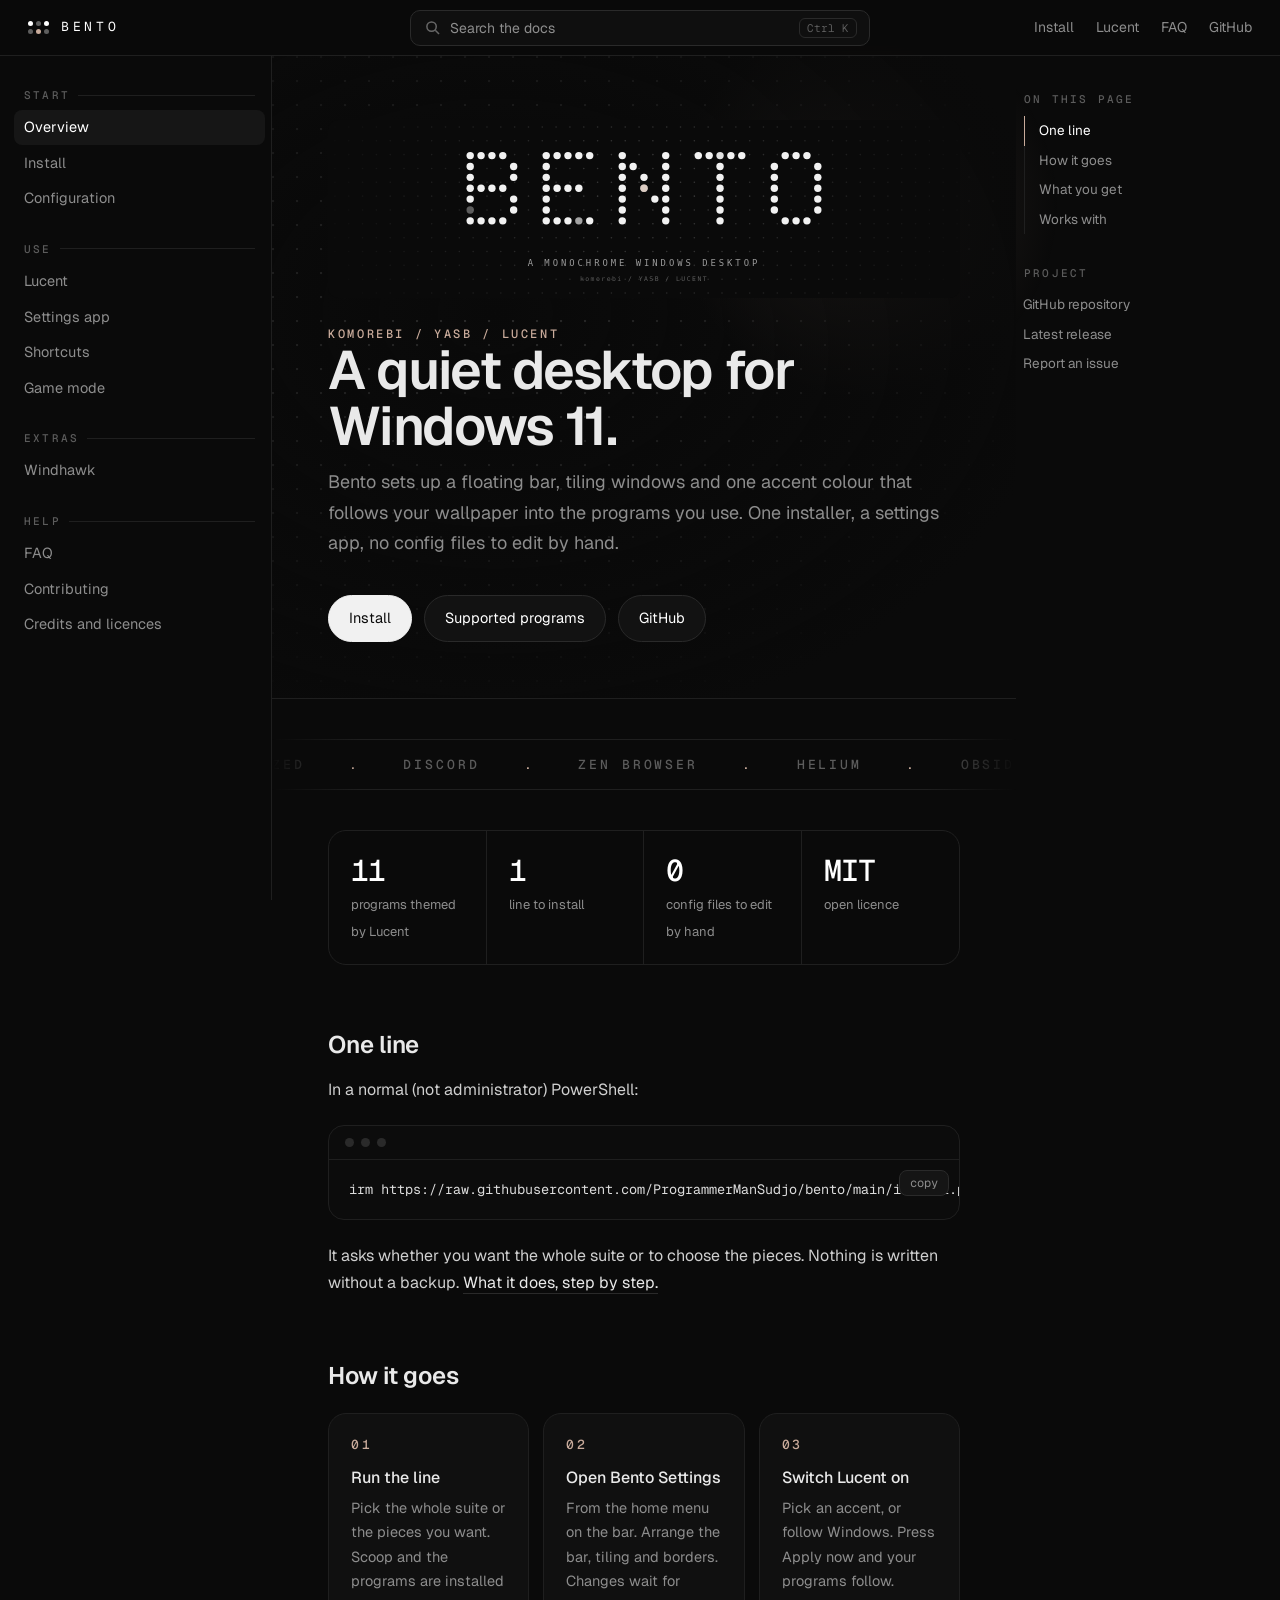
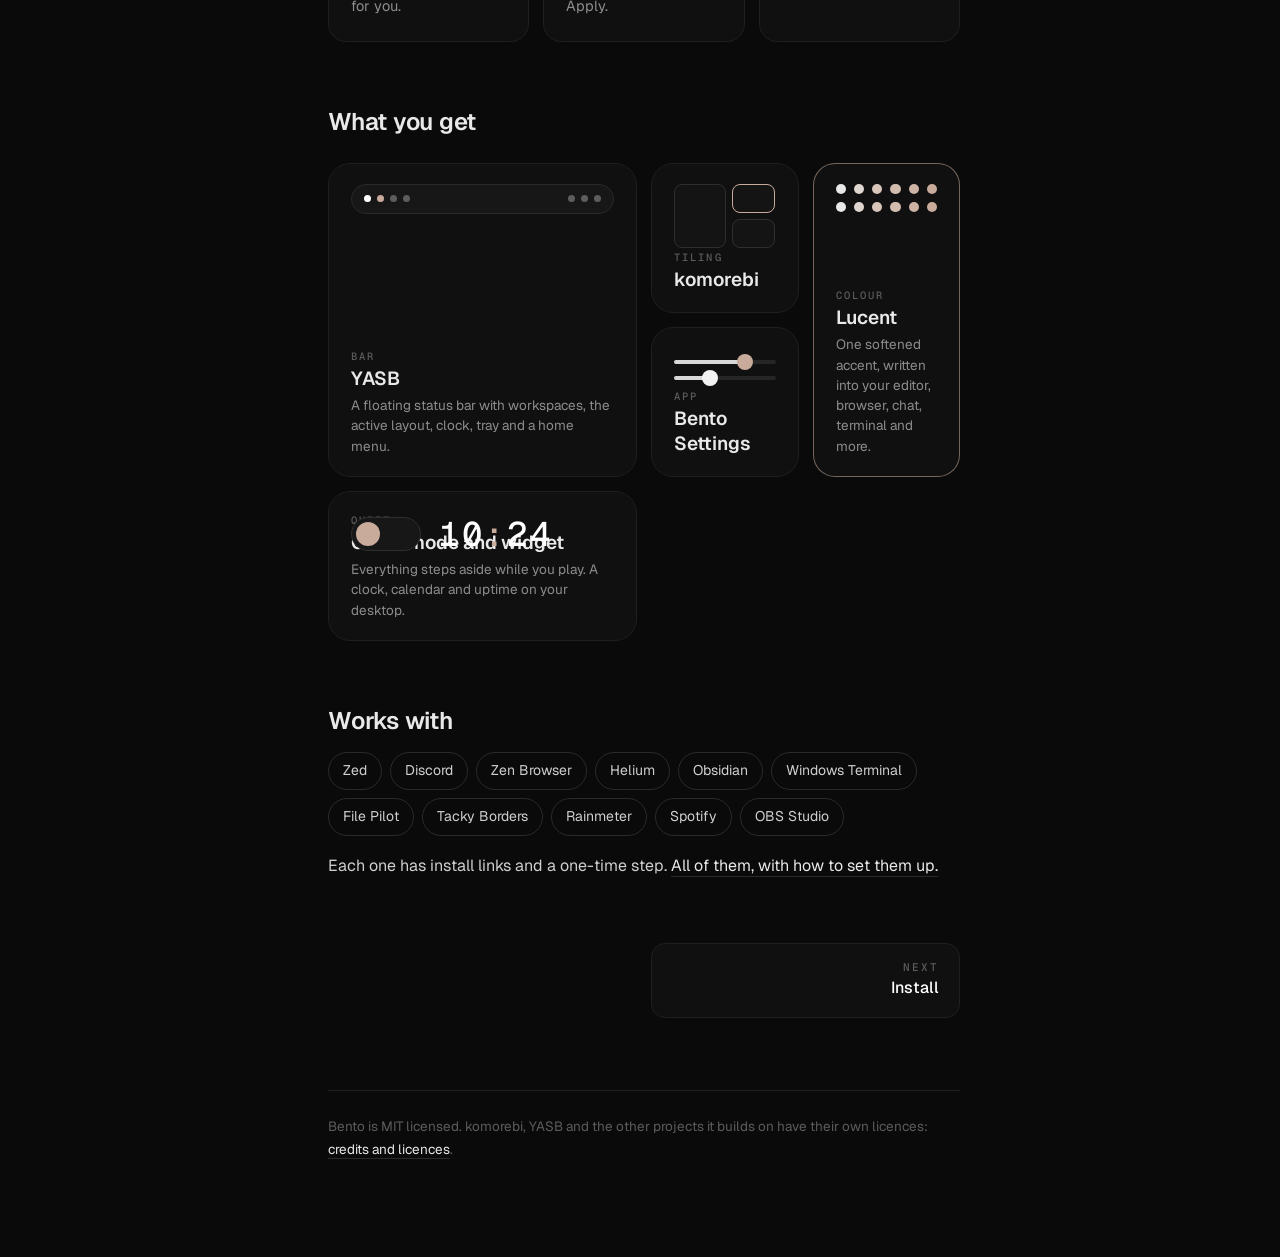
<file: docs/index.html>
<!doctype html>
<html lang="en"><head><meta charset="utf-8"><meta name="viewport" content="width=device-width,initial-scale=1">
<title>A monochrome Windows desktop - Bento</title><meta name="description" content="Bento turns a fresh Windows 11 PC into a monochrome desktop: komorebi, YASB and Lucent, with one installer.">
<meta property="og:title" content="A monochrome Windows desktop - Bento"><meta property="og:description" content="Bento turns a fresh Windows 11 PC into a monochrome desktop: komorebi, YASB and Lucent, with one installer.">
<meta name="theme-color" content="#0a0a0a">
<link rel="preconnect" href="https://fonts.googleapis.com"><link rel="preconnect" href="https://fonts.gstatic.com" crossorigin>
<link href="https://fonts.googleapis.com/css2?family=Geist:wght@300;400;500;600&family=Geist+Mono:wght@400;500&display=swap" rel="stylesheet">
<link rel="stylesheet" href="assets/style.css">
<link rel="icon" href="data:image/svg+xml,%3Csvg xmlns='http://www.w3.org/2000/svg' viewBox='0 0 32 32'%3E%3Crect width='32' height='32' rx='8' fill='%230a0a0a'/%3E%3Ccircle cx='10' cy='10' r='3' fill='%23fff'/%3E%3Ccircle cx='22' cy='10' r='3' fill='%23fff' opacity='.4'/%3E%3Ccircle cx='16' cy='16' r='3' fill='%23c9ab9b'/%3E%3Ccircle cx='10' cy='22' r='3' fill='%23fff' opacity='.4'/%3E%3Ccircle cx='22' cy='22' r='3' fill='%23fff'/%3E%3C/svg%3E">
</head><body>
<header class="top"><a class="brand" href="index.html"><i><b></b><b></b><b></b><b></b><b></b><b></b></i>BENTO</a>
<button class="sbtn" id="sb" type="button"><svg width="15" height="15" viewBox="0 0 16 16" fill="none" stroke="currentColor" stroke-width="1.6"><circle cx="7" cy="7" r="5"/><path d="M11 11l4 4"/></svg><span>Search the docs</span><kbd>Ctrl K</kbd></button>
<nav><a href="install.html">Install</a><a href="lucent.html">Lucent</a><a href="faq.html">FAQ</a><a href="https://github.com/ProgrammerManSudjo/bento">GitHub</a></nav></header>
<div class="wrap"><aside class="side"><h4>Start</h4><a href="index.html" class=on>Overview</a><a href="install.html">Install</a><a href="configuration.html">Configuration</a><h4>Use</h4><a href="lucent.html">Lucent</a><a href="settings.html">Settings app</a><a href="shortcuts.html">Shortcuts</a><a href="game-mode.html">Game mode</a><h4>Extras</h4><a href="windhawk.html">Windhawk</a><h4>Help</h4><a href="faq.html">FAQ</a><a href="contributing.html">Contributing</a><a href="credits.html">Credits and licences</a></aside><main><article>
<div class="hero"><img src="assets/banner.svg" alt="Bento">
<div class="kicker">komorebi / YASB / Lucent</div>
<h1>A quiet desktop for Windows 11.</h1>
<p class="lead">Bento sets up a floating bar, tiling windows and one accent colour that follows your wallpaper into the programs you use. One installer, a settings app, no config files to edit by hand.</p>
<div class="btns"><a class="btn solid" href="install.html">Install</a><a class="btn" href="lucent.html">Supported programs</a><a class="btn" href="https://github.com/ProgrammerManSudjo/bento">GitHub</a></div></div>

<div class="marq"><div><span>Zed</span><i>.</i><span>Discord</span><i>.</i><span>Zen Browser</span><i>.</i><span>Helium</span><i>.</i><span>Obsidian</span><i>.</i><span>Windows Terminal</span><i>.</i><span>File Pilot</span><i>.</i><span>Tacky Borders</span><i>.</i><span>Rainmeter</span><i>.</i><span>Spotify</span><i>.</i><span>OBS Studio</span><i>.</i><span>YASB</span><i>.</i><span>komorebi</span><i>.</i><span>Zed</span><i>.</i><span>Discord</span><i>.</i><span>Zen Browser</span><i>.</i><span>Helium</span><i>.</i><span>Obsidian</span><i>.</i><span>Windows Terminal</span><i>.</i><span>File Pilot</span><i>.</i><span>Tacky Borders</span><i>.</i><span>Rainmeter</span><i>.</i><span>Spotify</span><i>.</i><span>OBS Studio</span><i>.</i><span>YASB</span><i>.</i><span>komorebi</span><i>.</i></div></div>
<div class="strip"><div><b>11</b><span>programs themed by Lucent</span></div><div><b>1</b><span>line to install</span></div><div><b>0</b><span>config files to edit by hand</span></div><div><b>MIT</b><span>open licence</span></div></div>

<h2 id="install">One line</h2>
<p>In a normal (not administrator) PowerShell:</p>
<div class="term"><div><i></i><i></i><i></i></div><pre><code>irm https://raw.githubusercontent.com/ProgrammerManSudjo/bento/main/install.ps1 | iex</code></pre></div>
<p>It asks whether you want the whole suite or to choose the pieces. Nothing is written without a backup. <a href="install.html">What it does, step by step.</a></p>

<h2 id="how-it-goes">How it goes</h2>
<div class="steps"><div><h3>Run the line</h3><p>Pick the whole suite or the pieces you want. Scoop and the programs are installed for you.</p></div>
<div><h3>Open Bento Settings</h3><p>From the home menu on the bar. Arrange the bar, tiling and borders. Changes wait for Apply.</p></div>
<div><h3>Switch Lucent on</h3><p>Pick an accent, or follow Windows. Press Apply now and your programs follow.</p></div></div>

<h2 id="what-you-get">What you get</h2>
<div class="bento">
<div class="tile t2 r2"><div class="mock"><div class="pill"><i></i><i class="a"></i><i></i><i></i><u></u><i></i><i></i><i></i></div></div><small>Bar</small><h3>YASB</h3><p>A floating status bar with workspaces, the active layout, clock, tray and a home menu.</p></div>
<div class="tile"><div class="mock"><div class="wins"><b></b><b class="a"></b><b></b></div></div><small>Tiling</small><h3>komorebi</h3></div>
<div class="tile ac r2"><div class="mock"><div class="sw"><b style="background:#e8e8e8"></b><b style="background:#e0d6d0"></b><b style="background:#d8c6bb"></b><b style="background:#d2bcae"></b><b style="background:#cdb3a4"></b><b style="background:#c9ab9b"></b><b style="background:#e8e8e8;animation-delay:.5s"></b><b style="background:#e0d6d0;animation-delay:.9s"></b><b style="background:#d8c6bb;animation-delay:.3s"></b><b style="background:#d2bcae;animation-delay:1.2s"></b><b style="background:#cdb3a4;animation-delay:.7s"></b><b style="background:#c9ab9b;animation-delay:1.5s"></b></div></div><small>Colour</small><h3>Lucent</h3><p>One softened accent, written into your editor, browser, chat, terminal and more.</p></div>
<div class="tile"><div class="mock"><div class="sl" style="--v:70%"><b class="a"></b></div><div class="sl" style="--v:35%"><b></b></div></div><small>App</small><h3>Bento Settings</h3></div>
<div class="tile t2"><div class="mock" style="display:flex;gap:18px;align-items:center"><div class="tg"></div><div class="clk">10<span>:</span>24</div></div><small>Quiet</small><h3>Game mode and widget</h3><p>Everything steps aside while you play. A clock, calendar and uptime on your desktop.</p></div>
</div>

<h2 id="works-with">Works with</h2>
<div class="chips"><a href="lucent.html#zed">Zed</a><a href="lucent.html#discord">Discord</a><a href="lucent.html#zen">Zen Browser</a><a href="lucent.html#helium">Helium</a><a href="lucent.html#obsidian">Obsidian</a><a href="lucent.html#terminal">Windows Terminal</a><a href="lucent.html#filepilot">File Pilot</a><a href="lucent.html#tacky">Tacky Borders</a><a href="lucent.html#rainmeter">Rainmeter</a><a href="lucent.html#spotify">Spotify</a><a href="lucent.html#obs">OBS Studio</a></div>
<p>Each one has install links and a one-time step. <a href="lucent.html">All of them, with how to set them up.</a></p>

<div class="pn"><a class="nx" href="install.html"><small>Next</small><b>Install</b></a></div>
<div class="foot">Bento is MIT licensed. komorebi, YASB and the other projects it builds on have their own licences: <a href="credits.html">credits and licences</a>.</div></article></main>
<aside class="toc"><div class="tocin"><h4>On this page</h4><nav id="toc"></nav><h4>Project</h4><a class="ext" href="https://github.com/ProgrammerManSudjo/bento">GitHub repository</a><a class="ext" href="https://github.com/ProgrammerManSudjo/bento/releases/latest">Latest release</a><a class="ext" href="https://github.com/ProgrammerManSudjo/bento/issues">Report an issue</a></div></aside></div>
<div class="sm" id="sm" hidden><div class="sbox"><input id="sq" placeholder="Search the docs" autocomplete="off" spellcheck="false"><div id="sr"></div></div></div>
<script src="assets/search.js"></script><script src="assets/site.js"></script></body></html>
</file>
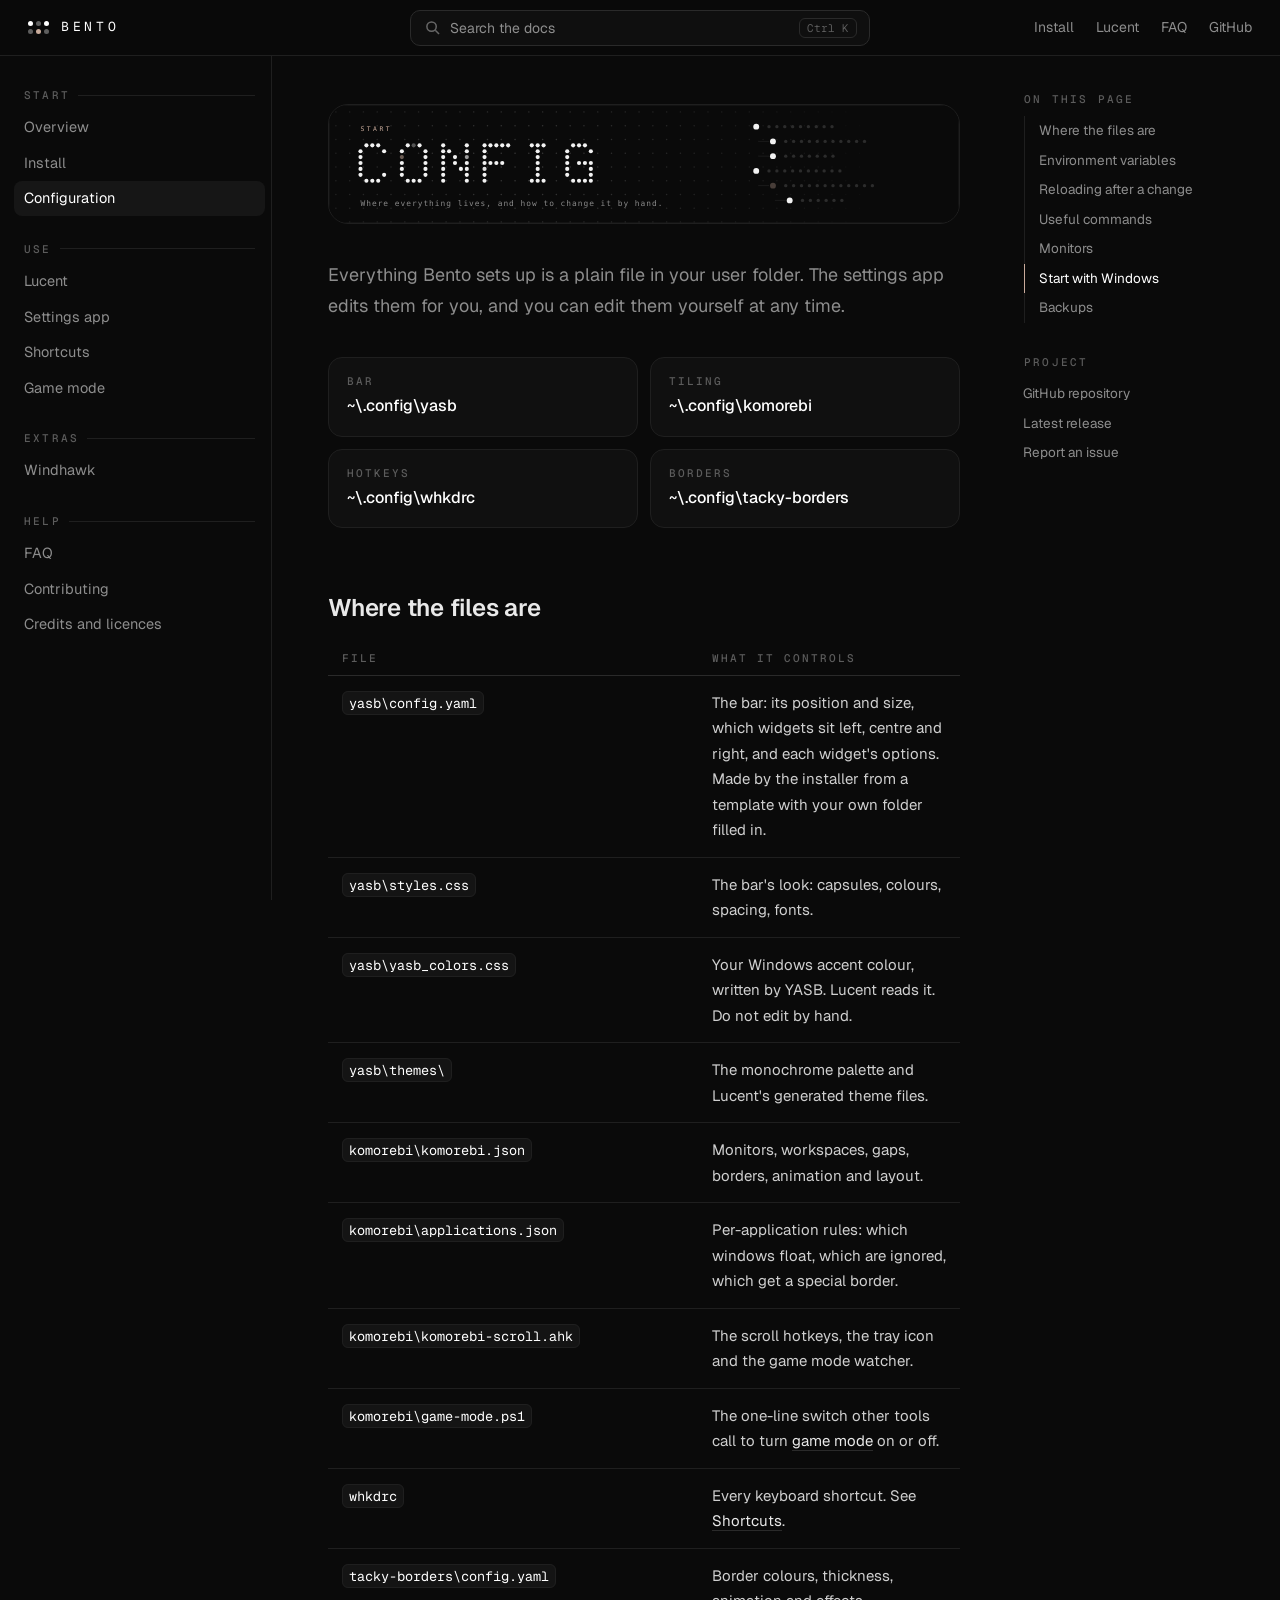
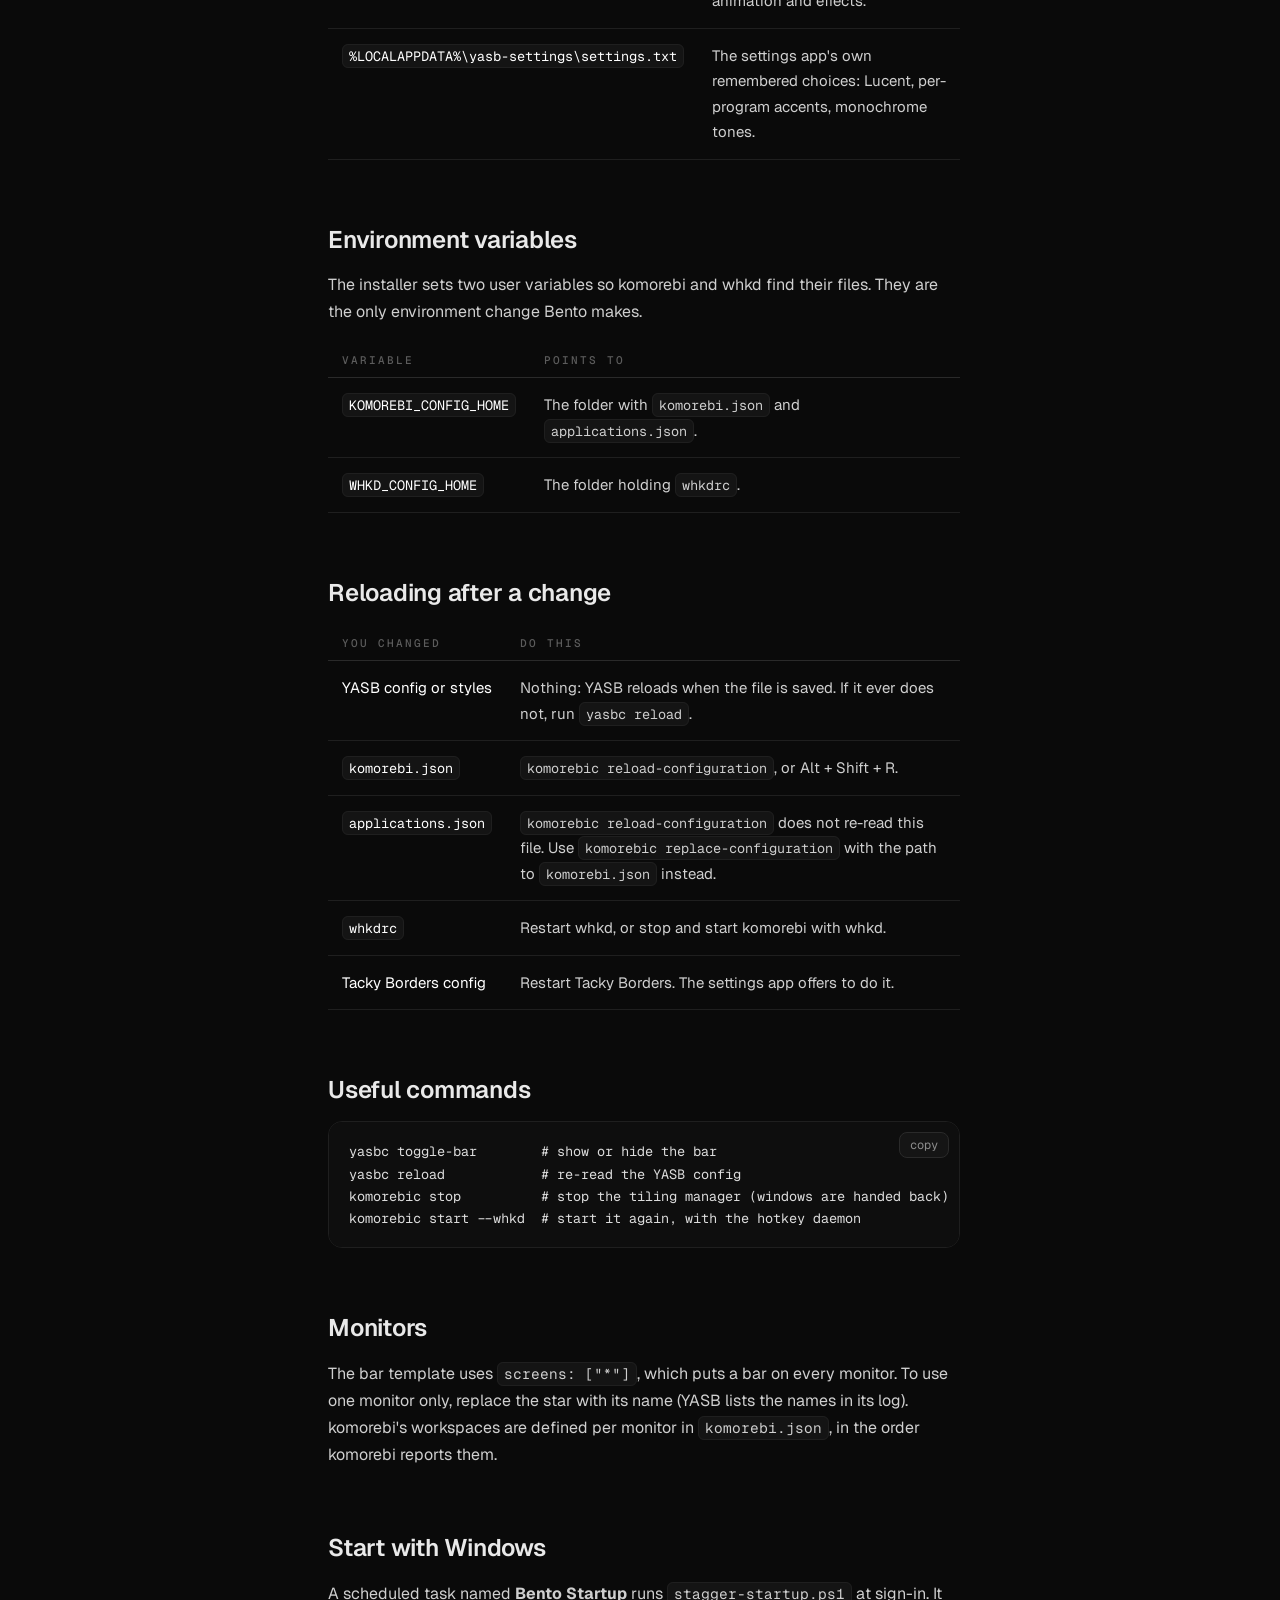
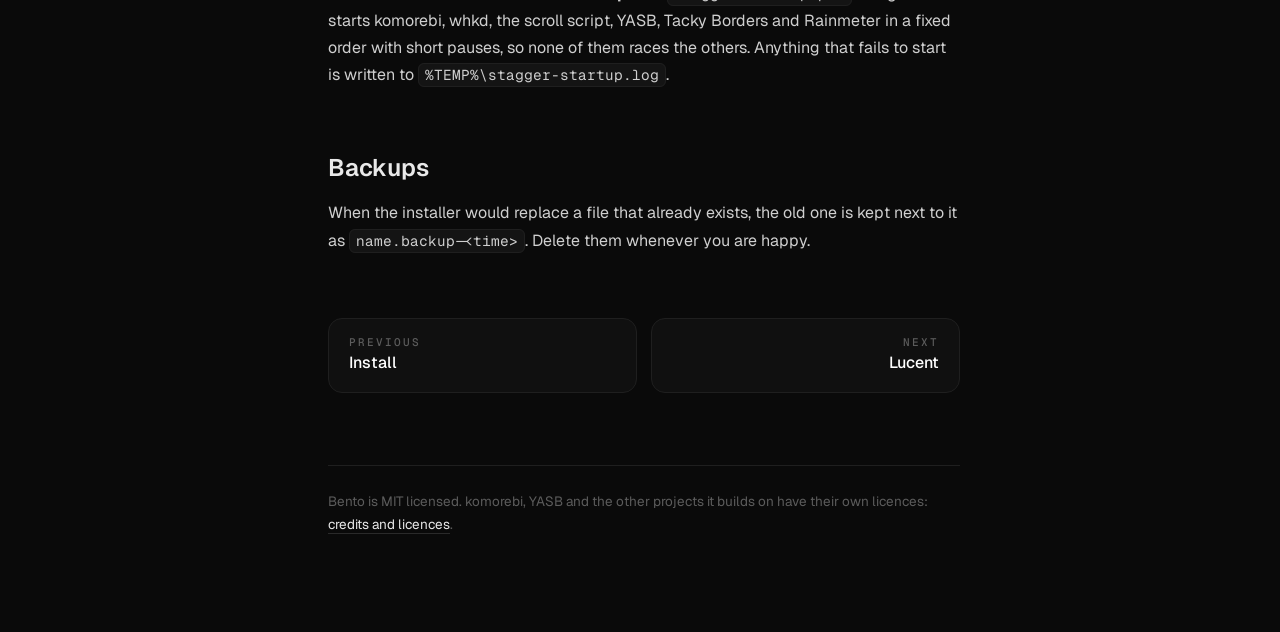
<file: docs/configuration.html>
<!doctype html>
<html lang="en"><head><meta charset="utf-8"><meta name="viewport" content="width=device-width,initial-scale=1">
<title>Configuration - Bento</title><meta name="description" content="Where every Bento file lives, what it controls, and how to reload it after a change.">
<meta property="og:title" content="Configuration - Bento"><meta property="og:description" content="Where every Bento file lives, what it controls, and how to reload it after a change.">
<meta name="theme-color" content="#0a0a0a">
<link rel="preconnect" href="https://fonts.googleapis.com"><link rel="preconnect" href="https://fonts.gstatic.com" crossorigin>
<link href="https://fonts.googleapis.com/css2?family=Geist:wght@300;400;500;600&family=Geist+Mono:wght@400;500&display=swap" rel="stylesheet">
<link rel="stylesheet" href="assets/style.css">
<link rel="icon" href="data:image/svg+xml,%3Csvg xmlns='http://www.w3.org/2000/svg' viewBox='0 0 32 32'%3E%3Crect width='32' height='32' rx='8' fill='%230a0a0a'/%3E%3Ccircle cx='10' cy='10' r='3' fill='%23fff'/%3E%3Ccircle cx='22' cy='10' r='3' fill='%23fff' opacity='.4'/%3E%3Ccircle cx='16' cy='16' r='3' fill='%23c9ab9b'/%3E%3Ccircle cx='10' cy='22' r='3' fill='%23fff' opacity='.4'/%3E%3Ccircle cx='22' cy='22' r='3' fill='%23fff'/%3E%3C/svg%3E">
</head><body>
<header class="top"><a class="brand" href="index.html"><i><b></b><b></b><b></b><b></b><b></b><b></b></i>BENTO</a>
<button class="sbtn" id="sb" type="button"><svg width="15" height="15" viewBox="0 0 16 16" fill="none" stroke="currentColor" stroke-width="1.6"><circle cx="7" cy="7" r="5"/><path d="M11 11l4 4"/></svg><span>Search the docs</span><kbd>Ctrl K</kbd></button>
<nav><a href="install.html">Install</a><a href="lucent.html">Lucent</a><a href="faq.html">FAQ</a><a href="https://github.com/ProgrammerManSudjo/bento">GitHub</a></nav></header>
<div class="wrap"><aside class="side"><h4>Start</h4><a href="index.html">Overview</a><a href="install.html">Install</a><a href="configuration.html" class=on>Configuration</a><h4>Use</h4><a href="lucent.html">Lucent</a><a href="settings.html">Settings app</a><a href="shortcuts.html">Shortcuts</a><a href="game-mode.html">Game mode</a><h4>Extras</h4><a href="windhawk.html">Windhawk</a><h4>Help</h4><a href="faq.html">FAQ</a><a href="contributing.html">Contributing</a><a href="credits.html">Credits and licences</a></aside><main><article>
<img class="pb" src="assets/h-config.svg" alt="Configuration"><h1 class="sr">Configuration</h1>
<p class="lead">Everything Bento sets up is a plain file in your user folder. The settings app edits them for you, and you can edit them yourself at any time.</p>

<div class="facts"><div><small>Bar</small><b>~\.config\yasb</b></div><div><small>Tiling</small><b>~\.config\komorebi</b></div><div><small>Hotkeys</small><b>~\.config\whkdrc</b></div><div><small>Borders</small><b>~\.config\tacky-borders</b></div></div>

<h2 id="where-the-files-are">Where the files are</h2>
<table><tr><th>File</th><th>What it controls</th></tr>
<tr><td><code>yasb\config.yaml</code></td><td>The bar: its position and size, which widgets sit left, centre and right, and each widget's options. Made by the installer from a template with your own folder filled in.</td></tr>
<tr><td><code>yasb\styles.css</code></td><td>The bar's look: capsules, colours, spacing, fonts.</td></tr>
<tr><td><code>yasb\yasb_colors.css</code></td><td>Your Windows accent colour, written by YASB. Lucent reads it. Do not edit by hand.</td></tr>
<tr><td><code>yasb\themes\</code></td><td>The monochrome palette and Lucent's generated theme files.</td></tr>
<tr><td><code>komorebi\komorebi.json</code></td><td>Monitors, workspaces, gaps, borders, animation and layout.</td></tr>
<tr><td><code>komorebi\applications.json</code></td><td>Per-application rules: which windows float, which are ignored, which get a special border.</td></tr>
<tr><td><code>komorebi\komorebi-scroll.ahk</code></td><td>The scroll hotkeys, the tray icon and the game mode watcher.</td></tr>
<tr><td><code>komorebi\game-mode.ps1</code></td><td>The one-line switch other tools call to turn <a href="game-mode.html">game mode</a> on or off.</td></tr>
<tr><td><code>whkdrc</code></td><td>Every keyboard shortcut. See <a href="shortcuts.html">Shortcuts</a>.</td></tr>
<tr><td><code>tacky-borders\config.yaml</code></td><td>Border colours, thickness, animation and effects.</td></tr>
<tr><td><code>%LOCALAPPDATA%\yasb-settings\settings.txt</code></td><td>The settings app's own remembered choices: Lucent, per-program accents, monochrome tones.</td></tr></table>

<h2 id="environment-variables">Environment variables</h2>
<p>The installer sets two user variables so komorebi and whkd find their files. They are the only environment change Bento makes.</p>
<table><tr><th>Variable</th><th>Points to</th></tr>
<tr><td><code>KOMOREBI_CONFIG_HOME</code></td><td>The folder with <code>komorebi.json</code> and <code>applications.json</code>.</td></tr>
<tr><td><code>WHKD_CONFIG_HOME</code></td><td>The folder holding <code>whkdrc</code>.</td></tr></table>

<h2 id="reloading-after-a-change">Reloading after a change</h2>
<table><tr><th>You changed</th><th>Do this</th></tr>
<tr><td>YASB config or styles</td><td>Nothing: YASB reloads when the file is saved. If it ever does not, run <code>yasbc reload</code>.</td></tr>
<tr><td><code>komorebi.json</code></td><td><code>komorebic reload-configuration</code>, or Alt + Shift + R.</td></tr>
<tr><td><code>applications.json</code></td><td><code>komorebic reload-configuration</code> does not re-read this file. Use <code>komorebic replace-configuration</code> with the path to <code>komorebi.json</code> instead.</td></tr>
<tr><td><code>whkdrc</code></td><td>Restart whkd, or stop and start komorebi with whkd.</td></tr>
<tr><td>Tacky Borders config</td><td>Restart Tacky Borders. The settings app offers to do it.</td></tr></table>

<h2 id="useful-commands">Useful commands</h2>
<pre><code>yasbc toggle-bar        # show or hide the bar
yasbc reload            # re-read the YASB config
komorebic stop          # stop the tiling manager (windows are handed back)
komorebic start --whkd  # start it again, with the hotkey daemon</code></pre>

<h2 id="monitors">Monitors</h2>
<p>The bar template uses <code>screens: ["*"]</code>, which puts a bar on every monitor. To use one monitor only, replace the star with its name (YASB lists the names in its log). komorebi's workspaces are defined per monitor in <code>komorebi.json</code>, in the order komorebi reports them.</p>

<h2 id="start-with-windows">Start with Windows</h2>
<p>A scheduled task named <b>Bento Startup</b> runs <code>stagger-startup.ps1</code> at sign-in. It starts komorebi, whkd, the scroll script, YASB, Tacky Borders and Rainmeter in a fixed order with short pauses, so none of them races the others. Anything that fails to start is written to <code>%TEMP%\stagger-startup.log</code>.</p>

<h2 id="backups">Backups</h2>
<p>When the installer would replace a file that already exists, the old one is kept next to it as <code>name.backup-&lt;time&gt;</code>. Delete them whenever you are happy.</p>

<div class="pn"><a href="install.html"><small>Previous</small><b>Install</b></a><a class="nx" href="lucent.html"><small>Next</small><b>Lucent</b></a></div>
<div class="foot">Bento is MIT licensed. komorebi, YASB and the other projects it builds on have their own licences: <a href="credits.html">credits and licences</a>.</div></article></main>
<aside class="toc"><div class="tocin"><h4>On this page</h4><nav id="toc"></nav><h4>Project</h4><a class="ext" href="https://github.com/ProgrammerManSudjo/bento">GitHub repository</a><a class="ext" href="https://github.com/ProgrammerManSudjo/bento/releases/latest">Latest release</a><a class="ext" href="https://github.com/ProgrammerManSudjo/bento/issues">Report an issue</a></div></aside></div>
<div class="sm" id="sm" hidden><div class="sbox"><input id="sq" placeholder="Search the docs" autocomplete="off" spellcheck="false"><div id="sr"></div></div></div>
<script src="assets/search.js"></script><script src="assets/site.js"></script></body></html>
</file>
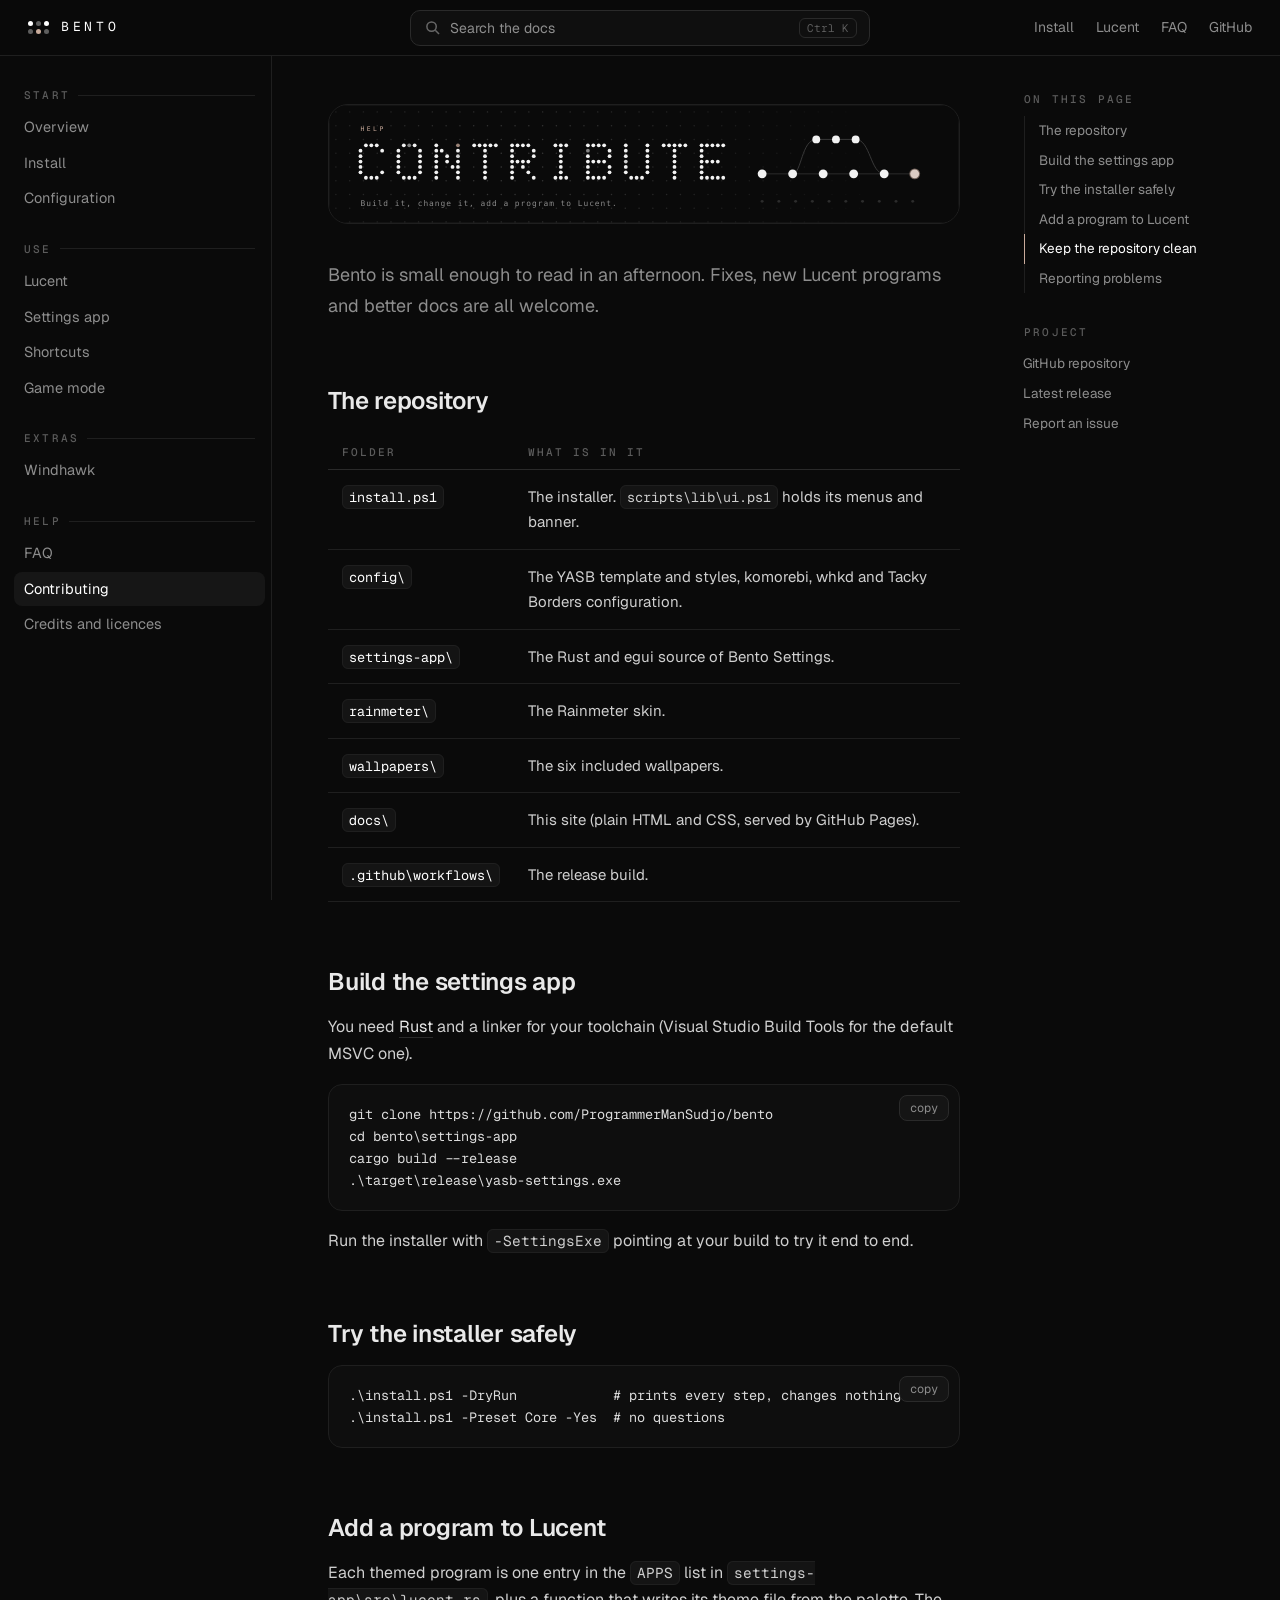
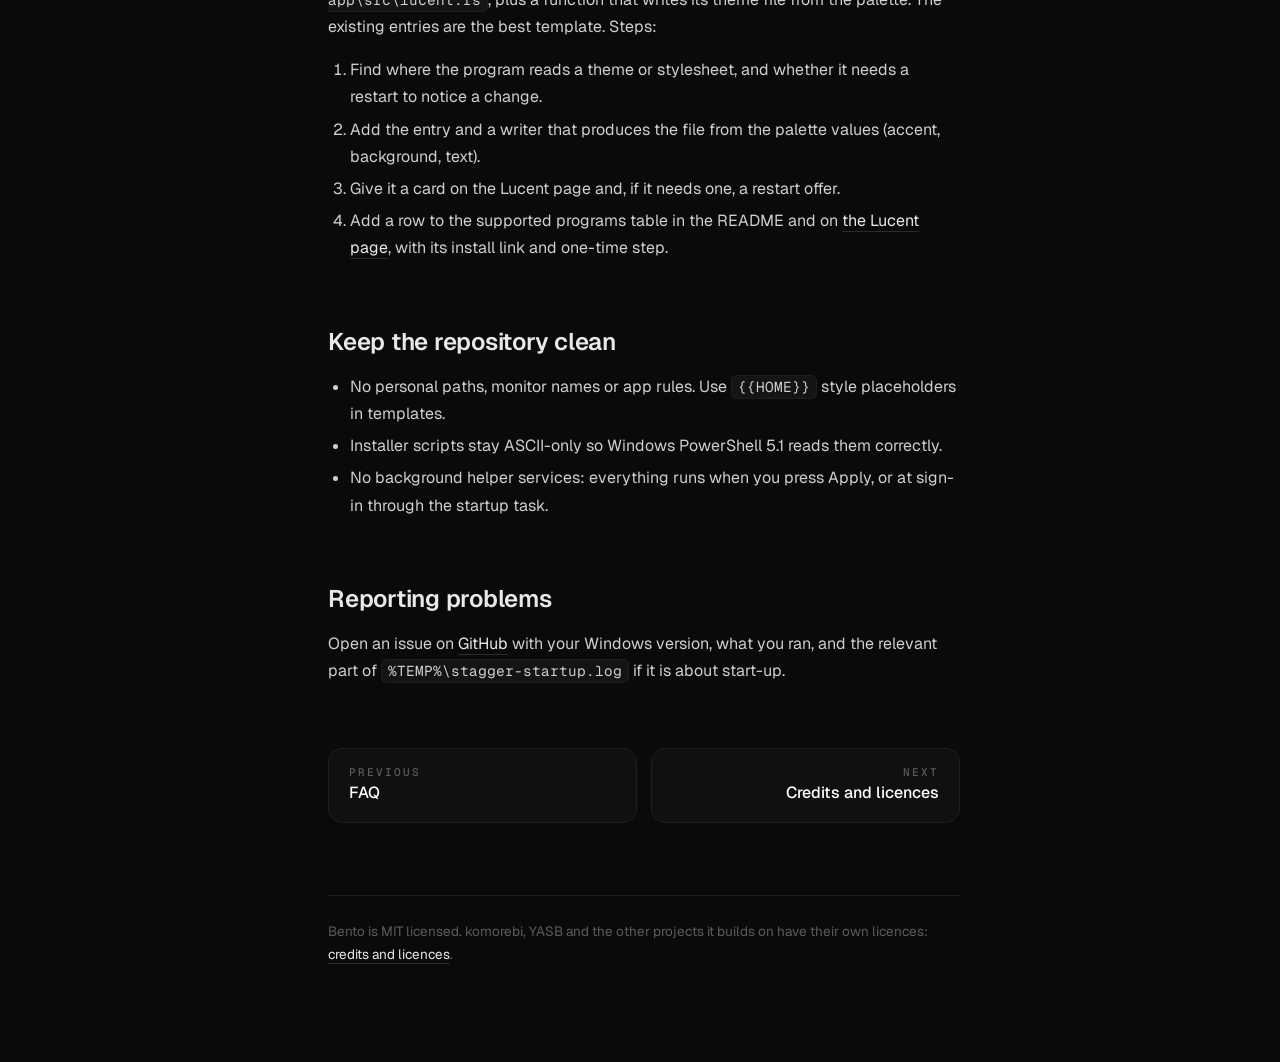
<file: docs/contributing.html>
<!doctype html>
<html lang="en"><head><meta charset="utf-8"><meta name="viewport" content="width=device-width,initial-scale=1">
<title>Contributing - Bento</title><meta name="description" content="How the Bento repository is laid out, how to build it, and how to add a program to Lucent.">
<meta property="og:title" content="Contributing - Bento"><meta property="og:description" content="How the Bento repository is laid out, how to build it, and how to add a program to Lucent.">
<meta name="theme-color" content="#0a0a0a">
<link rel="preconnect" href="https://fonts.googleapis.com"><link rel="preconnect" href="https://fonts.gstatic.com" crossorigin>
<link href="https://fonts.googleapis.com/css2?family=Geist:wght@300;400;500;600&family=Geist+Mono:wght@400;500&display=swap" rel="stylesheet">
<link rel="stylesheet" href="assets/style.css">
<link rel="icon" href="data:image/svg+xml,%3Csvg xmlns='http://www.w3.org/2000/svg' viewBox='0 0 32 32'%3E%3Crect width='32' height='32' rx='8' fill='%230a0a0a'/%3E%3Ccircle cx='10' cy='10' r='3' fill='%23fff'/%3E%3Ccircle cx='22' cy='10' r='3' fill='%23fff' opacity='.4'/%3E%3Ccircle cx='16' cy='16' r='3' fill='%23c9ab9b'/%3E%3Ccircle cx='10' cy='22' r='3' fill='%23fff' opacity='.4'/%3E%3Ccircle cx='22' cy='22' r='3' fill='%23fff'/%3E%3C/svg%3E">
</head><body>
<header class="top"><a class="brand" href="index.html"><i><b></b><b></b><b></b><b></b><b></b><b></b></i>BENTO</a>
<button class="sbtn" id="sb" type="button"><svg width="15" height="15" viewBox="0 0 16 16" fill="none" stroke="currentColor" stroke-width="1.6"><circle cx="7" cy="7" r="5"/><path d="M11 11l4 4"/></svg><span>Search the docs</span><kbd>Ctrl K</kbd></button>
<nav><a href="install.html">Install</a><a href="lucent.html">Lucent</a><a href="faq.html">FAQ</a><a href="https://github.com/ProgrammerManSudjo/bento">GitHub</a></nav></header>
<div class="wrap"><aside class="side"><h4>Start</h4><a href="index.html">Overview</a><a href="install.html">Install</a><a href="configuration.html">Configuration</a><h4>Use</h4><a href="lucent.html">Lucent</a><a href="settings.html">Settings app</a><a href="shortcuts.html">Shortcuts</a><a href="game-mode.html">Game mode</a><h4>Extras</h4><a href="windhawk.html">Windhawk</a><h4>Help</h4><a href="faq.html">FAQ</a><a href="contributing.html" class=on>Contributing</a><a href="credits.html">Credits and licences</a></aside><main><article>
<img class="pb" src="assets/h-contribute.svg" alt="Contributing"><h1 class="sr">Contributing</h1>
<p class="lead">Bento is small enough to read in an afternoon. Fixes, new Lucent programs and better docs are all welcome.</p>

<h2 id="the-repository">The repository</h2>
<table><tr><th>Folder</th><th>What is in it</th></tr>
<tr><td><code>install.ps1</code></td><td>The installer. <code>scripts\lib\ui.ps1</code> holds its menus and banner.</td></tr>
<tr><td><code>config\</code></td><td>The YASB template and styles, komorebi, whkd and Tacky Borders configuration.</td></tr>
<tr><td><code>settings-app\</code></td><td>The Rust and egui source of Bento Settings.</td></tr>
<tr><td><code>rainmeter\</code></td><td>The Rainmeter skin.</td></tr>
<tr><td><code>wallpapers\</code></td><td>The six included wallpapers.</td></tr>
<tr><td><code>docs\</code></td><td>This site (plain HTML and CSS, served by GitHub Pages).</td></tr>
<tr><td><code>.github\workflows\</code></td><td>The release build.</td></tr></table>

<h2 id="build-the-settings-app">Build the settings app</h2>
<p>You need <a href="https://rustup.rs">Rust</a> and a linker for your toolchain (Visual Studio Build Tools for the default MSVC one).</p>
<pre><code>git clone https://github.com/ProgrammerManSudjo/bento
cd bento\settings-app
cargo build --release
.\target\release\yasb-settings.exe</code></pre>
<p>Run the installer with <code>-SettingsExe</code> pointing at your build to try it end to end.</p>

<h2 id="try-the-installer-safely">Try the installer safely</h2>
<pre><code>.\install.ps1 -DryRun            # prints every step, changes nothing
.\install.ps1 -Preset Core -Yes  # no questions</code></pre>

<h2 id="add-a-program-to-lucent">Add a program to Lucent</h2>
<p>Each themed program is one entry in the <code>APPS</code> list in <code>settings-app\src\lucent.rs</code>, plus a function that writes its theme file from the palette. The existing entries are the best template. Steps:</p>
<ol><li>Find where the program reads a theme or stylesheet, and whether it needs a restart to notice a change.</li>
<li>Add the entry and a writer that produces the file from the palette values (accent, background, text).</li>
<li>Give it a card on the Lucent page and, if it needs one, a restart offer.</li>
<li>Add a row to the supported programs table in the README and on <a href="lucent.html">the Lucent page</a>, with its install link and one-time step.</li></ol>

<h2 id="keep-the-repository-clean">Keep the repository clean</h2>
<ul><li>No personal paths, monitor names or app rules. Use <code>{{HOME}}</code> style placeholders in templates.</li>
<li>Installer scripts stay ASCII-only so Windows PowerShell 5.1 reads them correctly.</li>
<li>No background helper services: everything runs when you press Apply, or at sign-in through the startup task.</li></ul>

<h2 id="reporting-problems">Reporting problems</h2>
<p>Open an issue on <a href="https://github.com/ProgrammerManSudjo/bento/issues">GitHub</a> with your Windows version, what you ran, and the relevant part of <code>%TEMP%\stagger-startup.log</code> if it is about start-up.</p>

<div class="pn"><a href="faq.html"><small>Previous</small><b>FAQ</b></a><a class="nx" href="credits.html"><small>Next</small><b>Credits and licences</b></a></div>
<div class="foot">Bento is MIT licensed. komorebi, YASB and the other projects it builds on have their own licences: <a href="credits.html">credits and licences</a>.</div></article></main>
<aside class="toc"><div class="tocin"><h4>On this page</h4><nav id="toc"></nav><h4>Project</h4><a class="ext" href="https://github.com/ProgrammerManSudjo/bento">GitHub repository</a><a class="ext" href="https://github.com/ProgrammerManSudjo/bento/releases/latest">Latest release</a><a class="ext" href="https://github.com/ProgrammerManSudjo/bento/issues">Report an issue</a></div></aside></div>
<div class="sm" id="sm" hidden><div class="sbox"><input id="sq" placeholder="Search the docs" autocomplete="off" spellcheck="false"><div id="sr"></div></div></div>
<script src="assets/search.js"></script><script src="assets/site.js"></script></body></html>
</file>
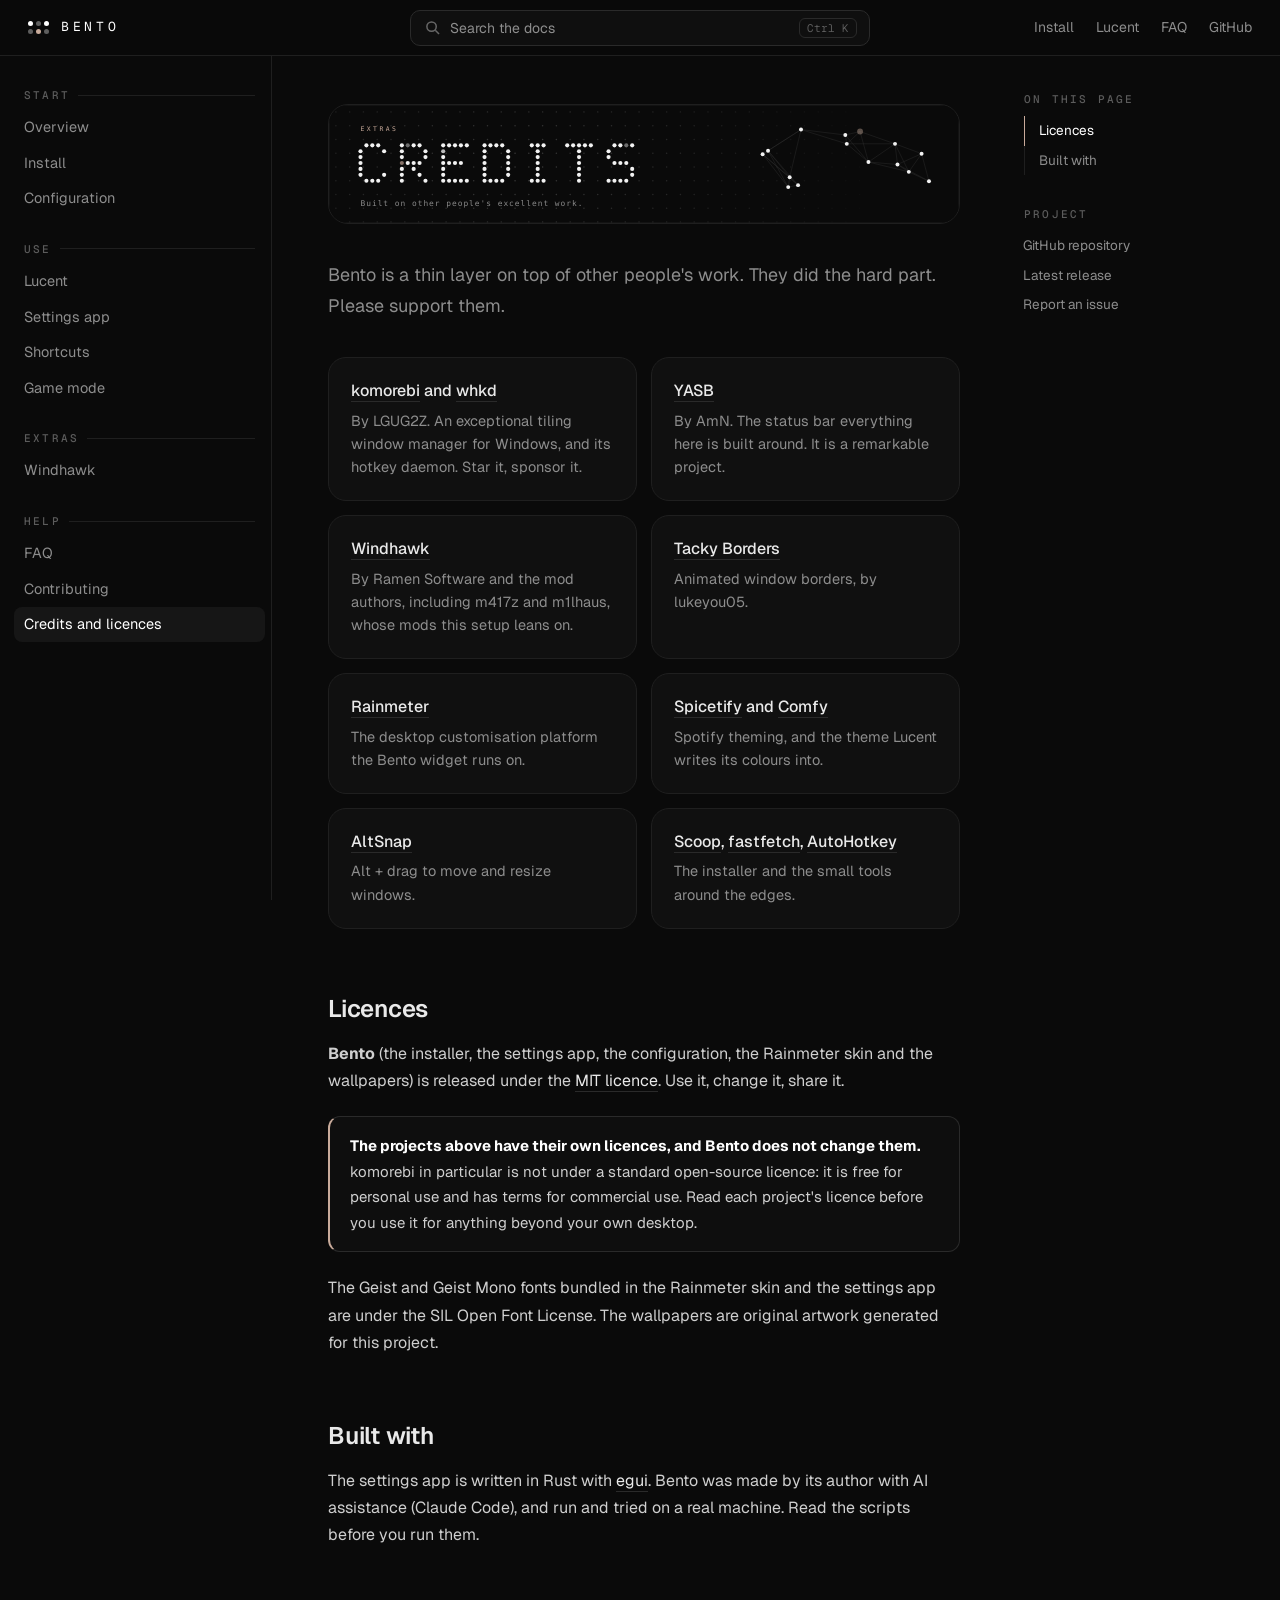
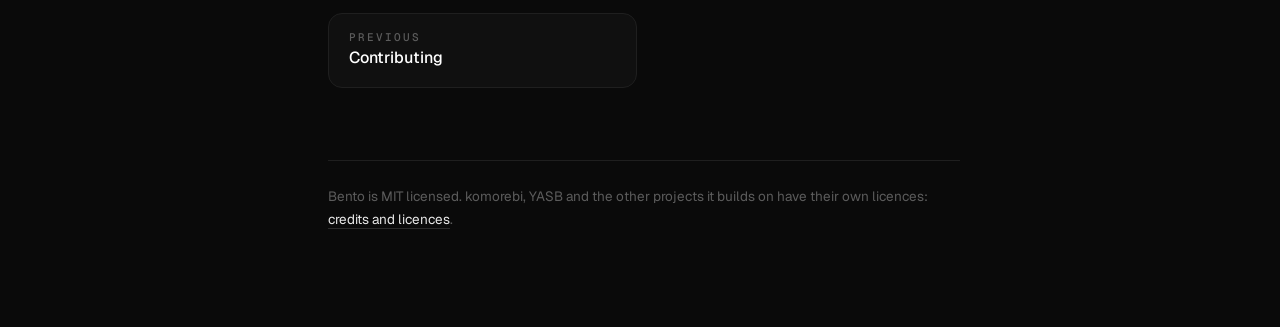
<file: docs/credits.html>
<!doctype html>
<html lang="en"><head><meta charset="utf-8"><meta name="viewport" content="width=device-width,initial-scale=1">
<title>Credits and licences - Bento</title><meta name="description" content="Credits for komorebi, YASB, Windhawk and the other projects Bento builds on, and the licences.">
<meta property="og:title" content="Credits and licences - Bento"><meta property="og:description" content="Credits for komorebi, YASB, Windhawk and the other projects Bento builds on, and the licences.">
<meta name="theme-color" content="#0a0a0a">
<link rel="preconnect" href="https://fonts.googleapis.com"><link rel="preconnect" href="https://fonts.gstatic.com" crossorigin>
<link href="https://fonts.googleapis.com/css2?family=Geist:wght@300;400;500;600&family=Geist+Mono:wght@400;500&display=swap" rel="stylesheet">
<link rel="stylesheet" href="assets/style.css">
<link rel="icon" href="data:image/svg+xml,%3Csvg xmlns='http://www.w3.org/2000/svg' viewBox='0 0 32 32'%3E%3Crect width='32' height='32' rx='8' fill='%230a0a0a'/%3E%3Ccircle cx='10' cy='10' r='3' fill='%23fff'/%3E%3Ccircle cx='22' cy='10' r='3' fill='%23fff' opacity='.4'/%3E%3Ccircle cx='16' cy='16' r='3' fill='%23c9ab9b'/%3E%3Ccircle cx='10' cy='22' r='3' fill='%23fff' opacity='.4'/%3E%3Ccircle cx='22' cy='22' r='3' fill='%23fff'/%3E%3C/svg%3E">
</head><body>
<header class="top"><a class="brand" href="index.html"><i><b></b><b></b><b></b><b></b><b></b><b></b></i>BENTO</a>
<button class="sbtn" id="sb" type="button"><svg width="15" height="15" viewBox="0 0 16 16" fill="none" stroke="currentColor" stroke-width="1.6"><circle cx="7" cy="7" r="5"/><path d="M11 11l4 4"/></svg><span>Search the docs</span><kbd>Ctrl K</kbd></button>
<nav><a href="install.html">Install</a><a href="lucent.html">Lucent</a><a href="faq.html">FAQ</a><a href="https://github.com/ProgrammerManSudjo/bento">GitHub</a></nav></header>
<div class="wrap"><aside class="side"><h4>Start</h4><a href="index.html">Overview</a><a href="install.html">Install</a><a href="configuration.html">Configuration</a><h4>Use</h4><a href="lucent.html">Lucent</a><a href="settings.html">Settings app</a><a href="shortcuts.html">Shortcuts</a><a href="game-mode.html">Game mode</a><h4>Extras</h4><a href="windhawk.html">Windhawk</a><h4>Help</h4><a href="faq.html">FAQ</a><a href="contributing.html">Contributing</a><a href="credits.html" class=on>Credits and licences</a></aside><main><article>
<img class="pb" src="assets/h-credits.svg" alt="Credits and licences"><h1 class="sr">Credits and licences</h1>
<p class="lead">Bento is a thin layer on top of other people's work. They did the hard part. Please support them.</p>
<div class="grid">
<div class="card"><h3><a href="https://github.com/LGUG2Z/komorebi">komorebi</a> and <a href="https://github.com/LGUG2Z/whkd">whkd</a></h3><p>By LGUG2Z. An exceptional tiling window manager for Windows, and its hotkey daemon. Star it, sponsor it.</p></div>
<div class="card"><h3><a href="https://github.com/amnweb/yasb">YASB</a></h3><p>By AmN. The status bar everything here is built around. It is a remarkable project.</p></div>
<div class="card"><h3><a href="https://windhawk.net">Windhawk</a></h3><p>By Ramen Software and the mod authors, including m417z and m1lhaus, whose mods this setup leans on.</p></div>
<div class="card"><h3><a href="https://github.com/lukeyou05/tacky-borders">Tacky Borders</a></h3><p>Animated window borders, by lukeyou05.</p></div>
<div class="card"><h3><a href="https://www.rainmeter.net">Rainmeter</a></h3><p>The desktop customisation platform the Bento widget runs on.</p></div>
<div class="card"><h3><a href="https://spicetify.app">Spicetify</a> and <a href="https://github.com/Comfy-Themes/Spicetify">Comfy</a></h3><p>Spotify theming, and the theme Lucent writes its colours into.</p></div>
<div class="card"><h3><a href="https://github.com/RamonUnch/AltSnap">AltSnap</a></h3><p>Alt + drag to move and resize windows.</p></div>
<div class="card"><h3><a href="https://scoop.sh">Scoop</a>, <a href="https://github.com/fastfetch-cli/fastfetch">fastfetch</a>, <a href="https://www.autohotkey.com">AutoHotkey</a></h3><p>The installer and the small tools around the edges.</p></div>
</div>
<h2 id="licences">Licences</h2>
<p><b>Bento</b> (the installer, the settings app, the configuration, the Rainmeter skin and the wallpapers) is released under the <a href="https://github.com/ProgrammerManSudjo/bento/blob/main/LICENSE">MIT licence</a>. Use it, change it, share it.</p>
<div class="note"><b>The projects above have their own licences, and Bento does not change them.</b> komorebi in particular is not under a standard open-source licence: it is free for personal use and has terms for commercial use. Read each project's licence before you use it for anything beyond your own desktop.</div>
<p>The Geist and Geist Mono fonts bundled in the Rainmeter skin and the settings app are under the SIL Open Font License. The wallpapers are original artwork generated for this project.</p>
<h2 id="built-with">Built with</h2>
<p>The settings app is written in Rust with <a href="https://github.com/emilk/egui">egui</a>. Bento was made by its author with AI assistance (Claude Code), and run and tried on a real machine. Read the scripts before you run them.</p>

<div class="pn"><a href="contributing.html"><small>Previous</small><b>Contributing</b></a></div>
<div class="foot">Bento is MIT licensed. komorebi, YASB and the other projects it builds on have their own licences: <a href="credits.html">credits and licences</a>.</div></article></main>
<aside class="toc"><div class="tocin"><h4>On this page</h4><nav id="toc"></nav><h4>Project</h4><a class="ext" href="https://github.com/ProgrammerManSudjo/bento">GitHub repository</a><a class="ext" href="https://github.com/ProgrammerManSudjo/bento/releases/latest">Latest release</a><a class="ext" href="https://github.com/ProgrammerManSudjo/bento/issues">Report an issue</a></div></aside></div>
<div class="sm" id="sm" hidden><div class="sbox"><input id="sq" placeholder="Search the docs" autocomplete="off" spellcheck="false"><div id="sr"></div></div></div>
<script src="assets/search.js"></script><script src="assets/site.js"></script></body></html>
</file>
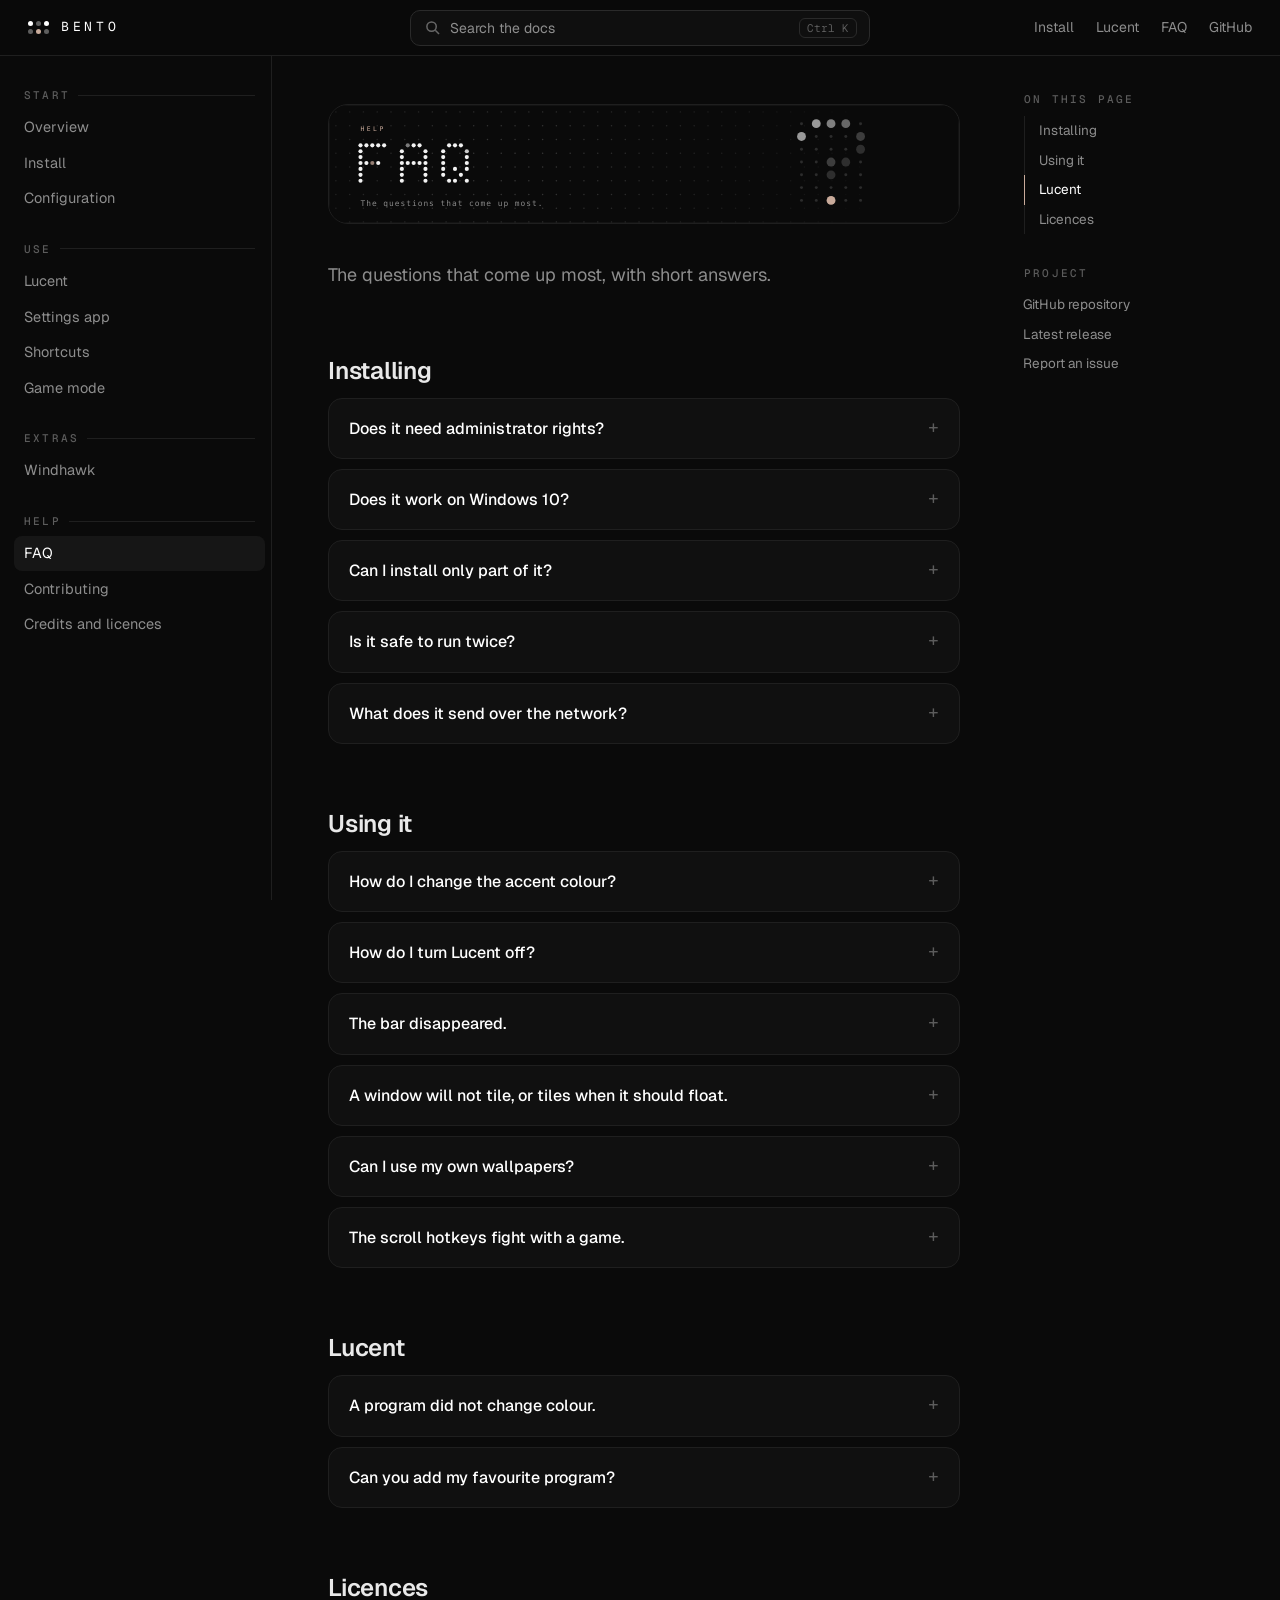
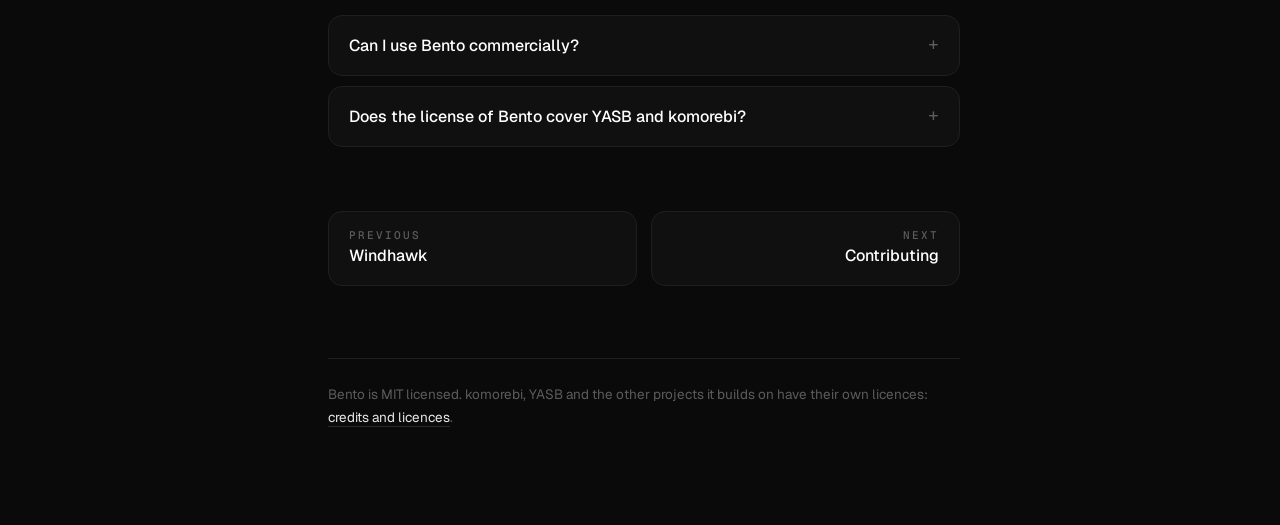
<file: docs/faq.html>
<!doctype html>
<html lang="en"><head><meta charset="utf-8"><meta name="viewport" content="width=device-width,initial-scale=1">
<title>FAQ - Bento</title><meta name="description" content="Short answers to common questions about installing and using Bento.">
<meta property="og:title" content="FAQ - Bento"><meta property="og:description" content="Short answers to common questions about installing and using Bento.">
<meta name="theme-color" content="#0a0a0a">
<link rel="preconnect" href="https://fonts.googleapis.com"><link rel="preconnect" href="https://fonts.gstatic.com" crossorigin>
<link href="https://fonts.googleapis.com/css2?family=Geist:wght@300;400;500;600&family=Geist+Mono:wght@400;500&display=swap" rel="stylesheet">
<link rel="stylesheet" href="assets/style.css">
<link rel="icon" href="data:image/svg+xml,%3Csvg xmlns='http://www.w3.org/2000/svg' viewBox='0 0 32 32'%3E%3Crect width='32' height='32' rx='8' fill='%230a0a0a'/%3E%3Ccircle cx='10' cy='10' r='3' fill='%23fff'/%3E%3Ccircle cx='22' cy='10' r='3' fill='%23fff' opacity='.4'/%3E%3Ccircle cx='16' cy='16' r='3' fill='%23c9ab9b'/%3E%3Ccircle cx='10' cy='22' r='3' fill='%23fff' opacity='.4'/%3E%3Ccircle cx='22' cy='22' r='3' fill='%23fff'/%3E%3C/svg%3E">
</head><body>
<header class="top"><a class="brand" href="index.html"><i><b></b><b></b><b></b><b></b><b></b><b></b></i>BENTO</a>
<button class="sbtn" id="sb" type="button"><svg width="15" height="15" viewBox="0 0 16 16" fill="none" stroke="currentColor" stroke-width="1.6"><circle cx="7" cy="7" r="5"/><path d="M11 11l4 4"/></svg><span>Search the docs</span><kbd>Ctrl K</kbd></button>
<nav><a href="install.html">Install</a><a href="lucent.html">Lucent</a><a href="faq.html">FAQ</a><a href="https://github.com/ProgrammerManSudjo/bento">GitHub</a></nav></header>
<div class="wrap"><aside class="side"><h4>Start</h4><a href="index.html">Overview</a><a href="install.html">Install</a><a href="configuration.html">Configuration</a><h4>Use</h4><a href="lucent.html">Lucent</a><a href="settings.html">Settings app</a><a href="shortcuts.html">Shortcuts</a><a href="game-mode.html">Game mode</a><h4>Extras</h4><a href="windhawk.html">Windhawk</a><h4>Help</h4><a href="faq.html" class=on>FAQ</a><a href="contributing.html">Contributing</a><a href="credits.html">Credits and licences</a></aside><main><article>
<img class="pb" src="assets/h-faq.svg" alt="FAQ"><h1 class="sr">FAQ</h1>
<p class="lead">The questions that come up most, with short answers.</p>

<h2 id="installing">Installing</h2>
<details><summary>Does it need administrator rights?</summary><div><p>No, and it should not be run as administrator: Scoop refuses to. The one exception is Windhawk, which asks for permission itself when you install it.</p></div></details>
<details><summary>Does it work on Windows 10?</summary><div><p>It is made and tried on Windows 11. The bar and tiling will probably work on Windows 10; the taskbar parts are untested there.</p></div></details>
<details><summary>Can I install only part of it?</summary><div><p>Yes. Choose <b>let me choose</b> in the first menu, or run <code>.\install.ps1 -Preset Core</code> for just komorebi, YASB and the settings app.</p></div></details>
<details><summary>Is it safe to run twice?</summary><div><p>Yes. Installed programs are skipped, unchanged files are left alone, and anything replaced is kept as a backup.</p></div></details>
<details><summary>What does it send over the network?</summary><div><p>The installer downloads Bento itself from GitHub and the programs through Scoop. Bento has no accounts and no telemetry.</p></div></details>

<h2 id="using-it">Using it</h2>
<details><summary>How do I change the accent colour?</summary><div><p>Open Bento Settings, then Lucent. Pick Windows' own accent, a preset or your own colour, press <b>Apply now</b>. See <a href='lucent.html'>Lucent</a>.</p></div></details>
<details><summary>How do I turn Lucent off?</summary><div><p>Switch the theme off on the same page. Every program goes to its monochrome palette instead of keeping the accent.</p></div></details>
<details><summary>The bar disappeared.</summary><div><p>Press Alt + Shift + O to show it. If game mode left things off, run <code>game-mode.ps1 off</code> from <code>~\.config\komorebi</code>, or use the tray icon of the scroll script.</p></div></details>
<details><summary>A window will not tile, or tiles when it should float.</summary><div><p>Press Alt + T to float or tile it for now. To make it permanent, add a rule to <code>applications.json</code>: see <a href='configuration.html'>Configuration</a>.</p></div></details>
<details><summary>Can I use my own wallpapers?</summary><div><p>Yes. The six included ones are only a start. Pick any image on the Wallpaper page; Lucent follows your Windows accent after the wallpaper changes.</p></div></details>
<details><summary>The scroll hotkeys fight with a game.</summary><div><p>That is what <a href='game-mode.html'>game mode</a> is for. It switches them off when a game runs, and you can also switch them off from the tray icon.</p></div></details>

<h2 id="lucent">Lucent</h2>
<details><summary>A program did not change colour.</summary><div><p>Some programs read their theme only at start (Zen, Helium, File Pilot, OBS, Spotify): use <b>Restart apps</b>. Others need a one-time pick of the theme: see the <a href='lucent.html#setting-each-one-up'>per-program steps</a>.</p></div></details>
<details><summary>Can you add my favourite program?</summary><div><p>Probably. Open an issue on <a href='https://github.com/ProgrammerManSudjo/bento/issues'>GitHub</a>, or see <a href='contributing.html'>Contributing</a> to add it yourself.</p></div></details>

<h2 id="licences">Licences</h2>
<details><summary>Can I use Bento commercially?</summary><div><p>Bento is MIT, so yes. But komorebi, which Bento depends on, has its own licence with terms for commercial use. Read <a href='credits.html'>Credits and licences</a>.</p></div></details>
<details><summary>Does the license of Bento cover YASB and komorebi?</summary><div><p>No. Each project keeps its own licence, and Bento does not change them.</p></div></details>

<div class="pn"><a href="windhawk.html"><small>Previous</small><b>Windhawk</b></a><a class="nx" href="contributing.html"><small>Next</small><b>Contributing</b></a></div>
<div class="foot">Bento is MIT licensed. komorebi, YASB and the other projects it builds on have their own licences: <a href="credits.html">credits and licences</a>.</div></article></main>
<aside class="toc"><div class="tocin"><h4>On this page</h4><nav id="toc"></nav><h4>Project</h4><a class="ext" href="https://github.com/ProgrammerManSudjo/bento">GitHub repository</a><a class="ext" href="https://github.com/ProgrammerManSudjo/bento/releases/latest">Latest release</a><a class="ext" href="https://github.com/ProgrammerManSudjo/bento/issues">Report an issue</a></div></aside></div>
<div class="sm" id="sm" hidden><div class="sbox"><input id="sq" placeholder="Search the docs" autocomplete="off" spellcheck="false"><div id="sr"></div></div></div>
<script src="assets/search.js"></script><script src="assets/site.js"></script></body></html>
</file>
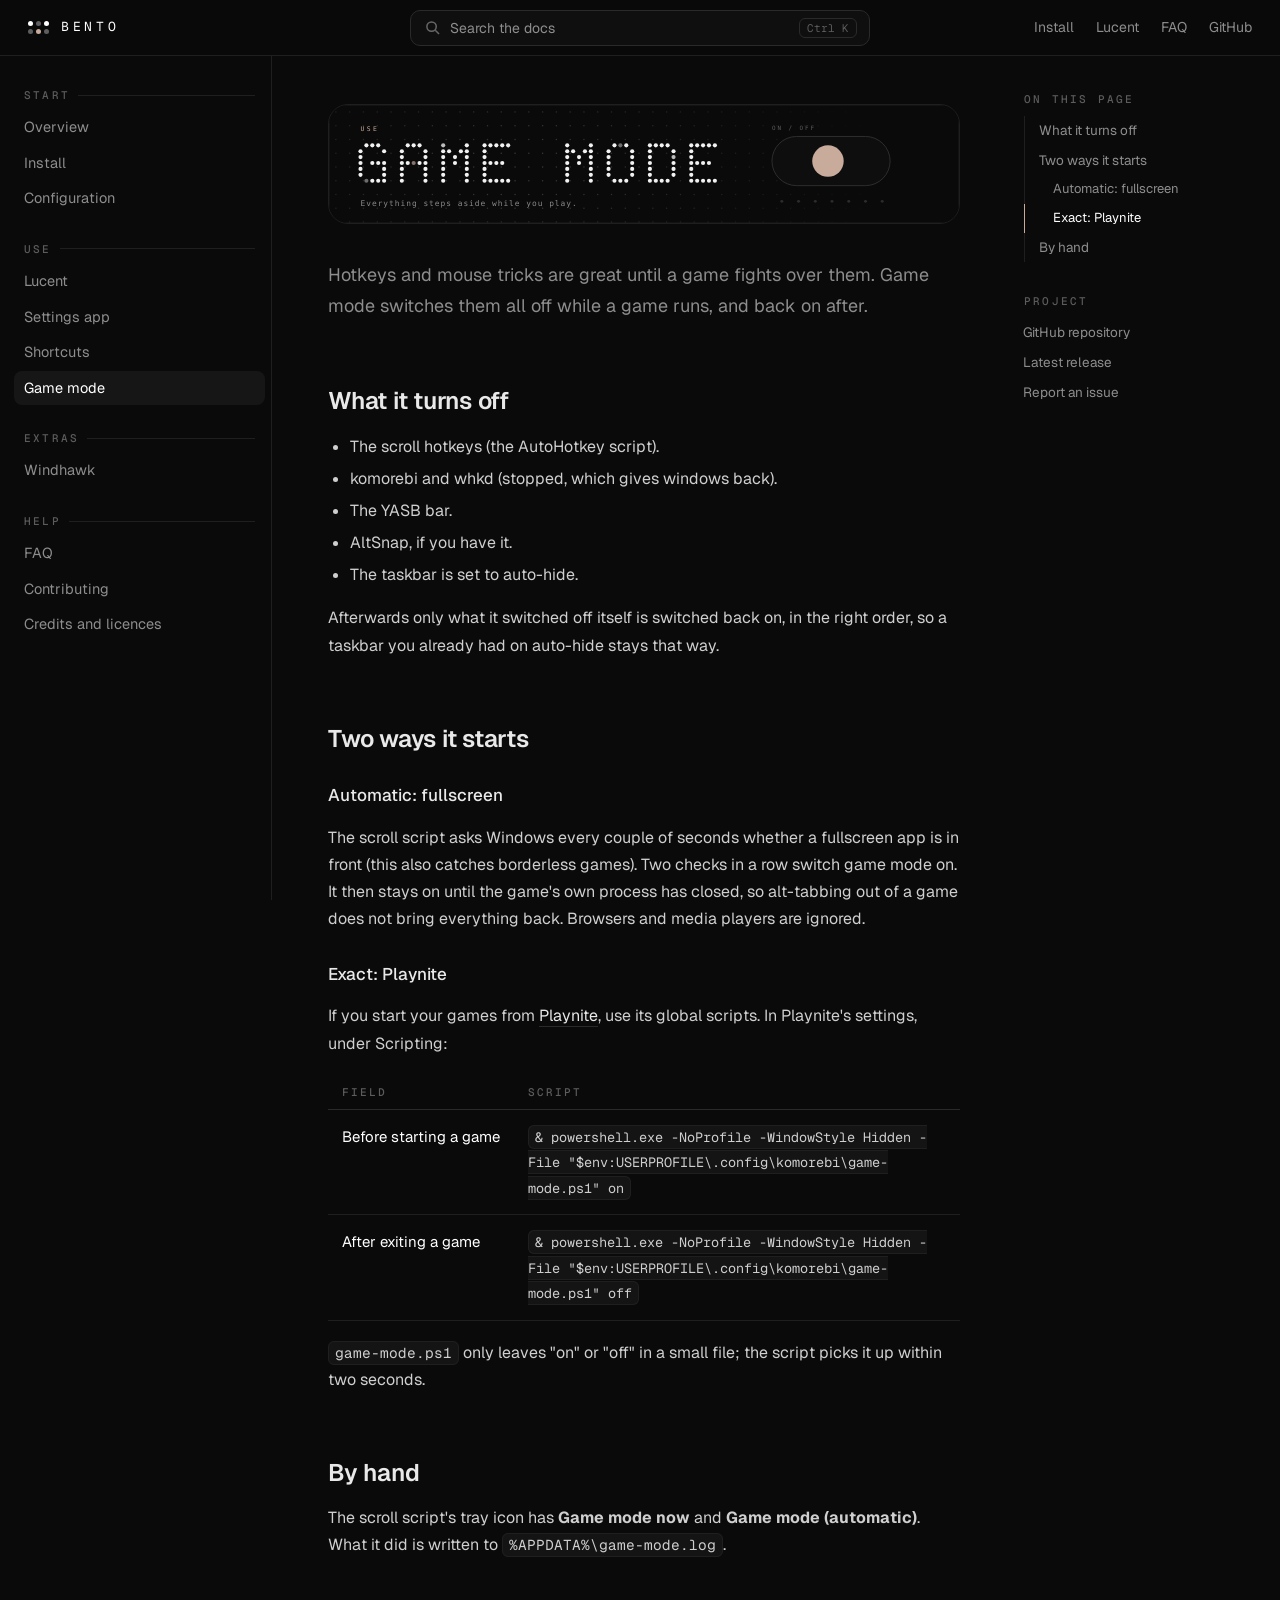
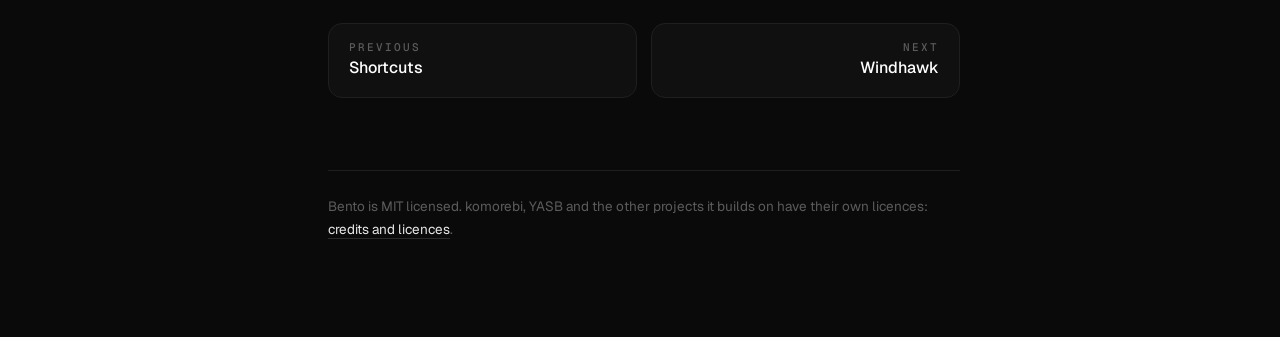
<file: docs/game-mode.html>
<!doctype html>
<html lang="en"><head><meta charset="utf-8"><meta name="viewport" content="width=device-width,initial-scale=1">
<title>Game mode - Bento</title><meta name="description" content="Game mode switches hotkeys, the bar and tiling off while a game runs, and back on after.">
<meta property="og:title" content="Game mode - Bento"><meta property="og:description" content="Game mode switches hotkeys, the bar and tiling off while a game runs, and back on after.">
<meta name="theme-color" content="#0a0a0a">
<link rel="preconnect" href="https://fonts.googleapis.com"><link rel="preconnect" href="https://fonts.gstatic.com" crossorigin>
<link href="https://fonts.googleapis.com/css2?family=Geist:wght@300;400;500;600&family=Geist+Mono:wght@400;500&display=swap" rel="stylesheet">
<link rel="stylesheet" href="assets/style.css">
<link rel="icon" href="data:image/svg+xml,%3Csvg xmlns='http://www.w3.org/2000/svg' viewBox='0 0 32 32'%3E%3Crect width='32' height='32' rx='8' fill='%230a0a0a'/%3E%3Ccircle cx='10' cy='10' r='3' fill='%23fff'/%3E%3Ccircle cx='22' cy='10' r='3' fill='%23fff' opacity='.4'/%3E%3Ccircle cx='16' cy='16' r='3' fill='%23c9ab9b'/%3E%3Ccircle cx='10' cy='22' r='3' fill='%23fff' opacity='.4'/%3E%3Ccircle cx='22' cy='22' r='3' fill='%23fff'/%3E%3C/svg%3E">
</head><body>
<header class="top"><a class="brand" href="index.html"><i><b></b><b></b><b></b><b></b><b></b><b></b></i>BENTO</a>
<button class="sbtn" id="sb" type="button"><svg width="15" height="15" viewBox="0 0 16 16" fill="none" stroke="currentColor" stroke-width="1.6"><circle cx="7" cy="7" r="5"/><path d="M11 11l4 4"/></svg><span>Search the docs</span><kbd>Ctrl K</kbd></button>
<nav><a href="install.html">Install</a><a href="lucent.html">Lucent</a><a href="faq.html">FAQ</a><a href="https://github.com/ProgrammerManSudjo/bento">GitHub</a></nav></header>
<div class="wrap"><aside class="side"><h4>Start</h4><a href="index.html">Overview</a><a href="install.html">Install</a><a href="configuration.html">Configuration</a><h4>Use</h4><a href="lucent.html">Lucent</a><a href="settings.html">Settings app</a><a href="shortcuts.html">Shortcuts</a><a href="game-mode.html" class=on>Game mode</a><h4>Extras</h4><a href="windhawk.html">Windhawk</a><h4>Help</h4><a href="faq.html">FAQ</a><a href="contributing.html">Contributing</a><a href="credits.html">Credits and licences</a></aside><main><article>
<img class="pb" src="assets/h-game.svg" alt="Game mode"><h1 class="sr">Game mode</h1>
<p class="lead">Hotkeys and mouse tricks are great until a game fights over them. Game mode switches them all off while a game runs, and back on after.</p>
<h2 id="what-it-turns-off">What it turns off</h2>
<ul><li>The scroll hotkeys (the AutoHotkey script).</li><li>komorebi and whkd (stopped, which gives windows back).</li><li>The YASB bar.</li><li>AltSnap, if you have it.</li><li>The taskbar is set to auto-hide.</li></ul>
<p>Afterwards only what it switched off itself is switched back on, in the right order, so a taskbar you already had on auto-hide stays that way.</p>
<h2 id="two-ways-it-starts">Two ways it starts</h2>
<h3 id="automatic-fullscreen">Automatic: fullscreen</h3>
<p>The scroll script asks Windows every couple of seconds whether a fullscreen app is in front (this also catches borderless games). Two checks in a row switch game mode on. It then stays on until the game's own process has closed, so alt-tabbing out of a game does not bring everything back. Browsers and media players are ignored.</p>
<h3 id="exact-playnite">Exact: Playnite</h3>
<p>If you start your games from <a href="https://playnite.link">Playnite</a>, use its global scripts. In Playnite's settings, under Scripting:</p>
<table><tr><th>Field</th><th>Script</th></tr>
<tr><td>Before starting a game</td><td><code>&amp; powershell.exe -NoProfile -WindowStyle Hidden -File "$env:USERPROFILE\.config\komorebi\game-mode.ps1" on</code></td></tr>
<tr><td>After exiting a game</td><td><code>&amp; powershell.exe -NoProfile -WindowStyle Hidden -File "$env:USERPROFILE\.config\komorebi\game-mode.ps1" off</code></td></tr></table>
<p><code>game-mode.ps1</code> only leaves "on" or "off" in a small file; the script picks it up within two seconds.</p>
<h2 id="by-hand">By hand</h2>
<p>The scroll script's tray icon has <b>Game mode now</b> and <b>Game mode (automatic)</b>. What it did is written to <code>%APPDATA%\game-mode.log</code>.</p>

<div class="pn"><a href="shortcuts.html"><small>Previous</small><b>Shortcuts</b></a><a class="nx" href="windhawk.html"><small>Next</small><b>Windhawk</b></a></div>
<div class="foot">Bento is MIT licensed. komorebi, YASB and the other projects it builds on have their own licences: <a href="credits.html">credits and licences</a>.</div></article></main>
<aside class="toc"><div class="tocin"><h4>On this page</h4><nav id="toc"></nav><h4>Project</h4><a class="ext" href="https://github.com/ProgrammerManSudjo/bento">GitHub repository</a><a class="ext" href="https://github.com/ProgrammerManSudjo/bento/releases/latest">Latest release</a><a class="ext" href="https://github.com/ProgrammerManSudjo/bento/issues">Report an issue</a></div></aside></div>
<div class="sm" id="sm" hidden><div class="sbox"><input id="sq" placeholder="Search the docs" autocomplete="off" spellcheck="false"><div id="sr"></div></div></div>
<script src="assets/search.js"></script><script src="assets/site.js"></script></body></html>
</file>
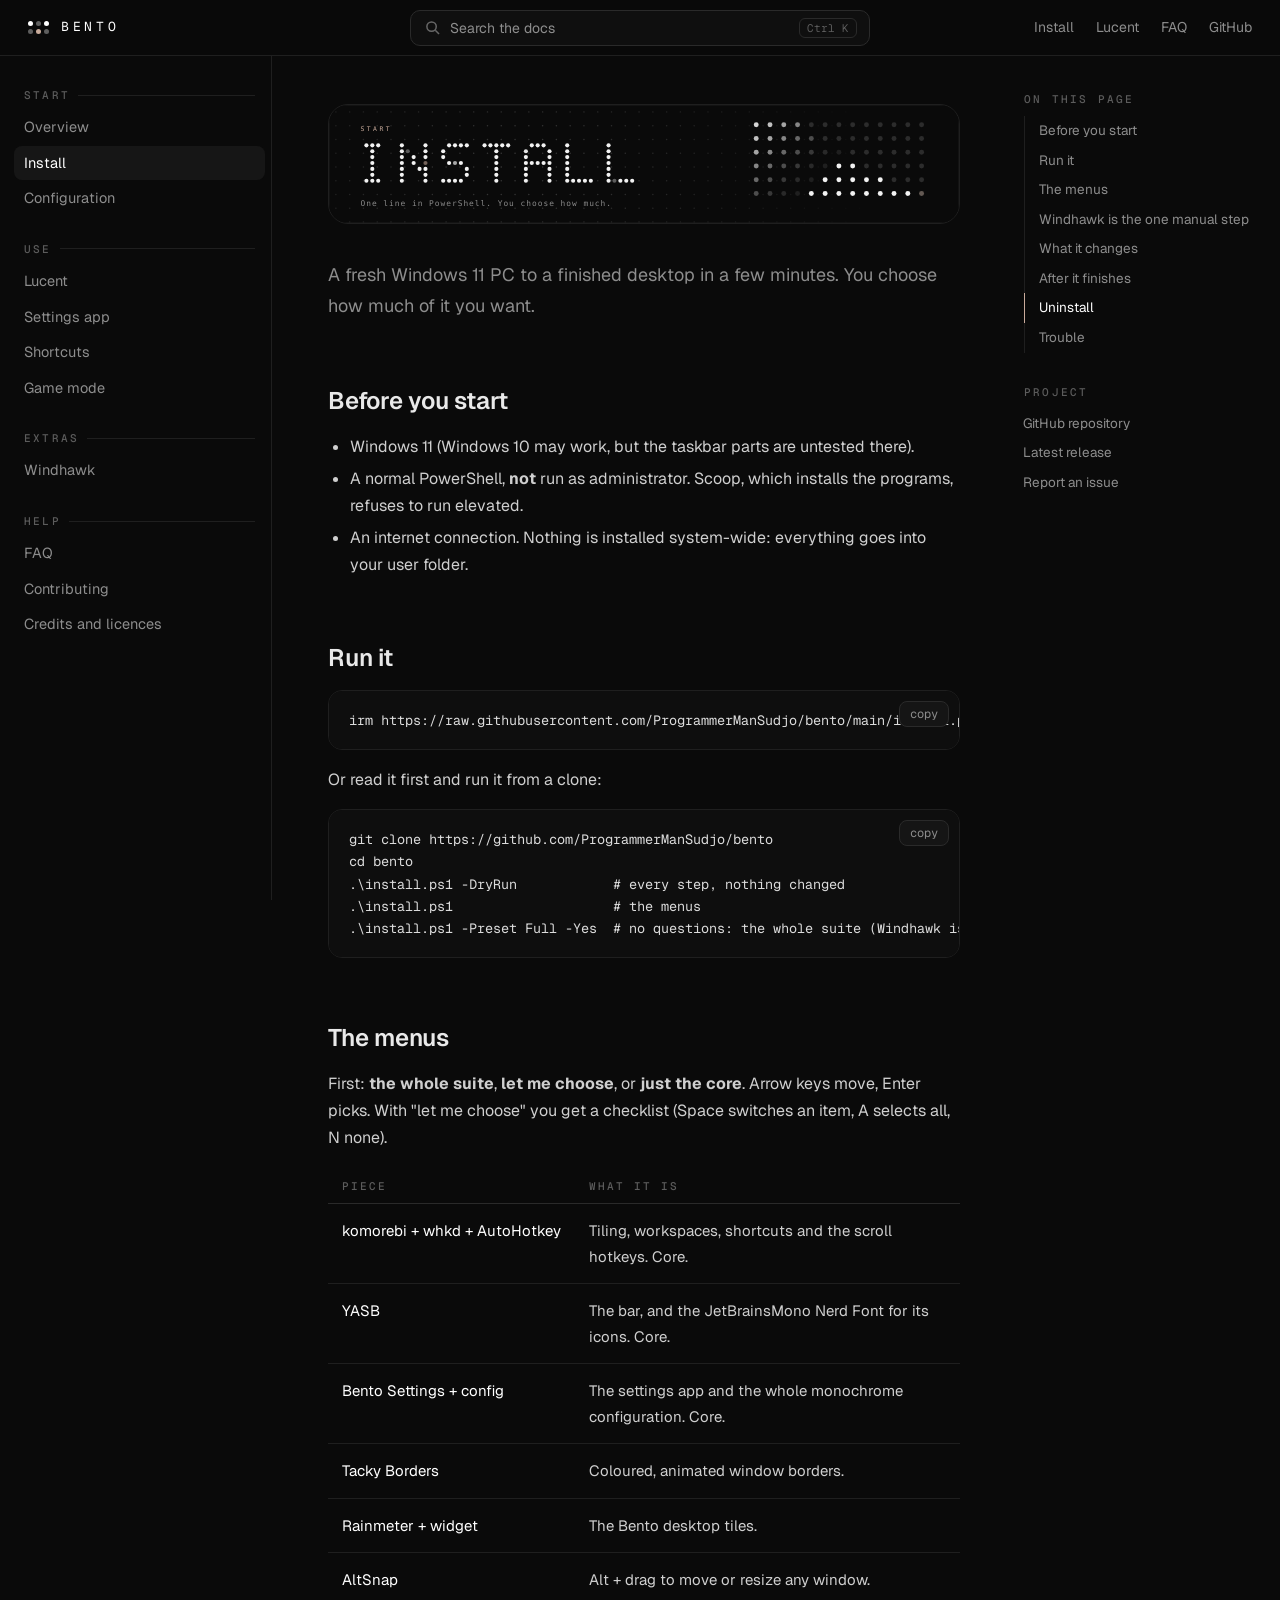
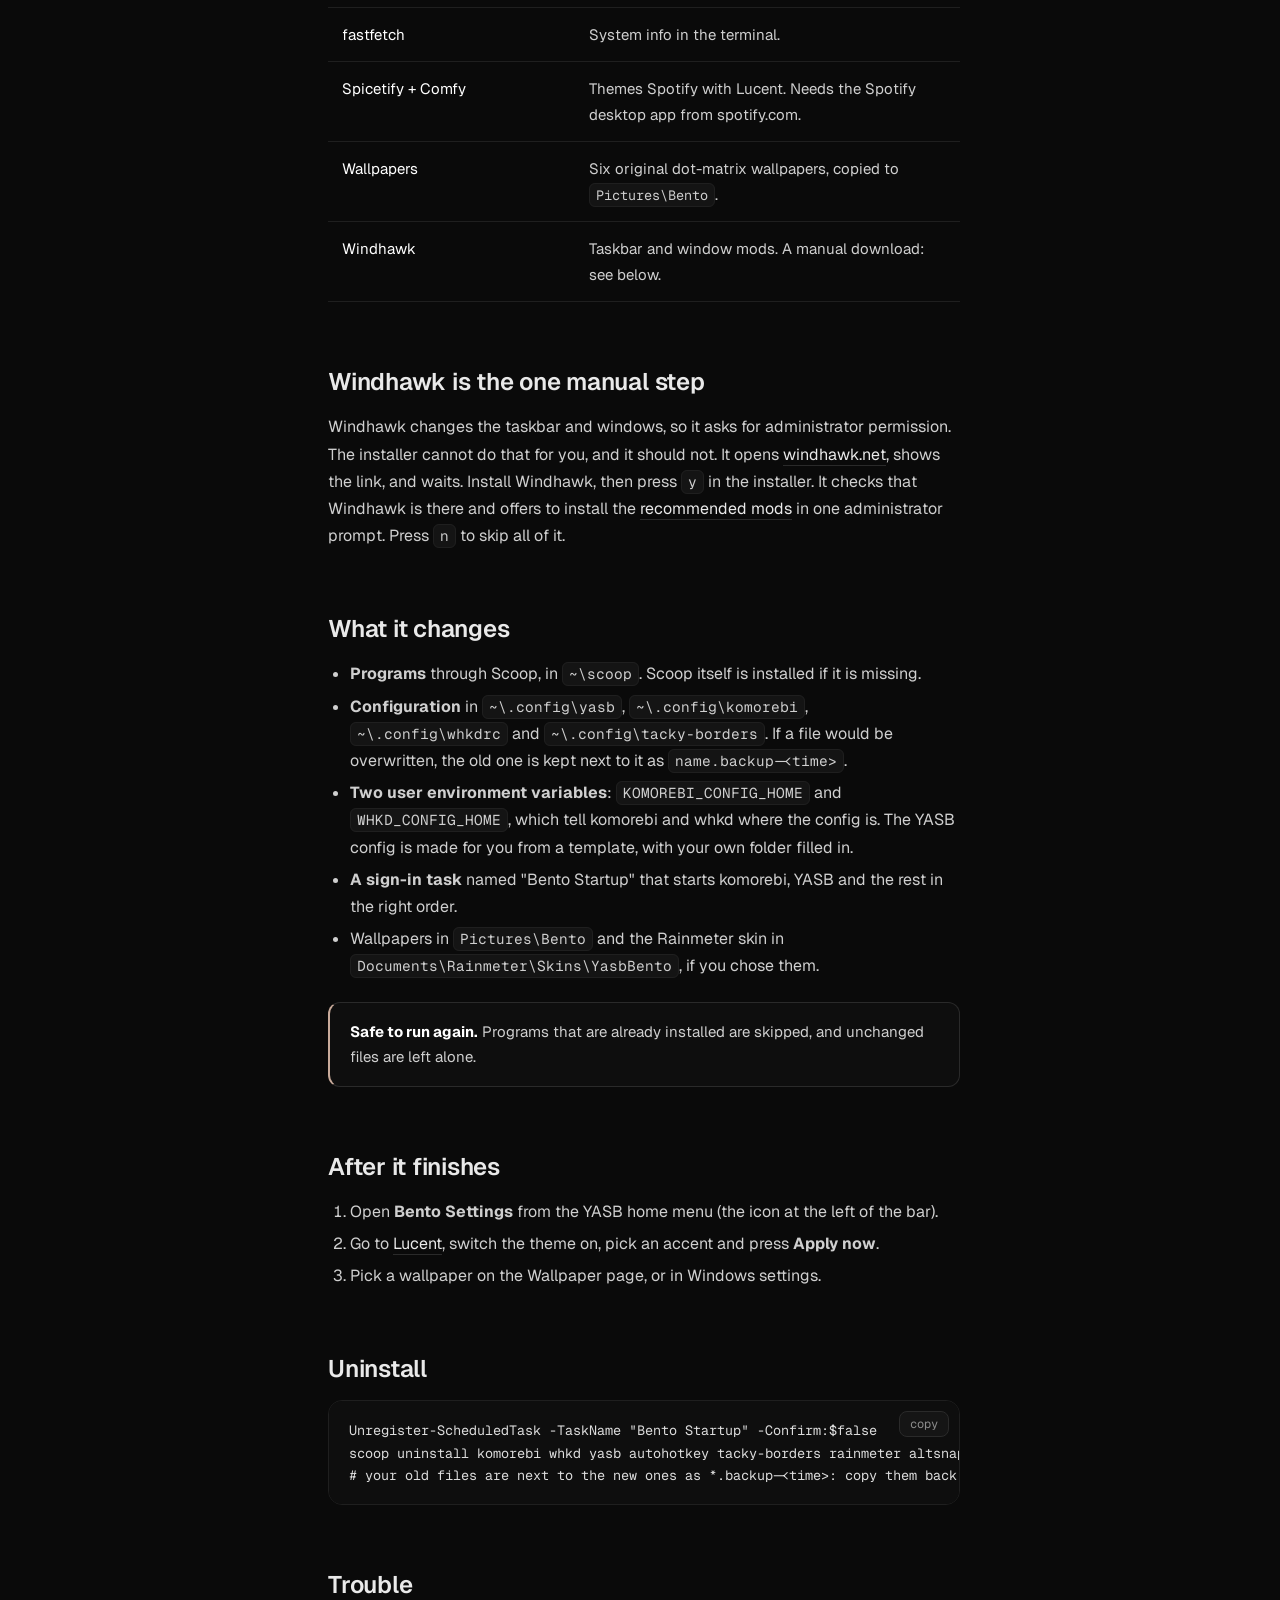
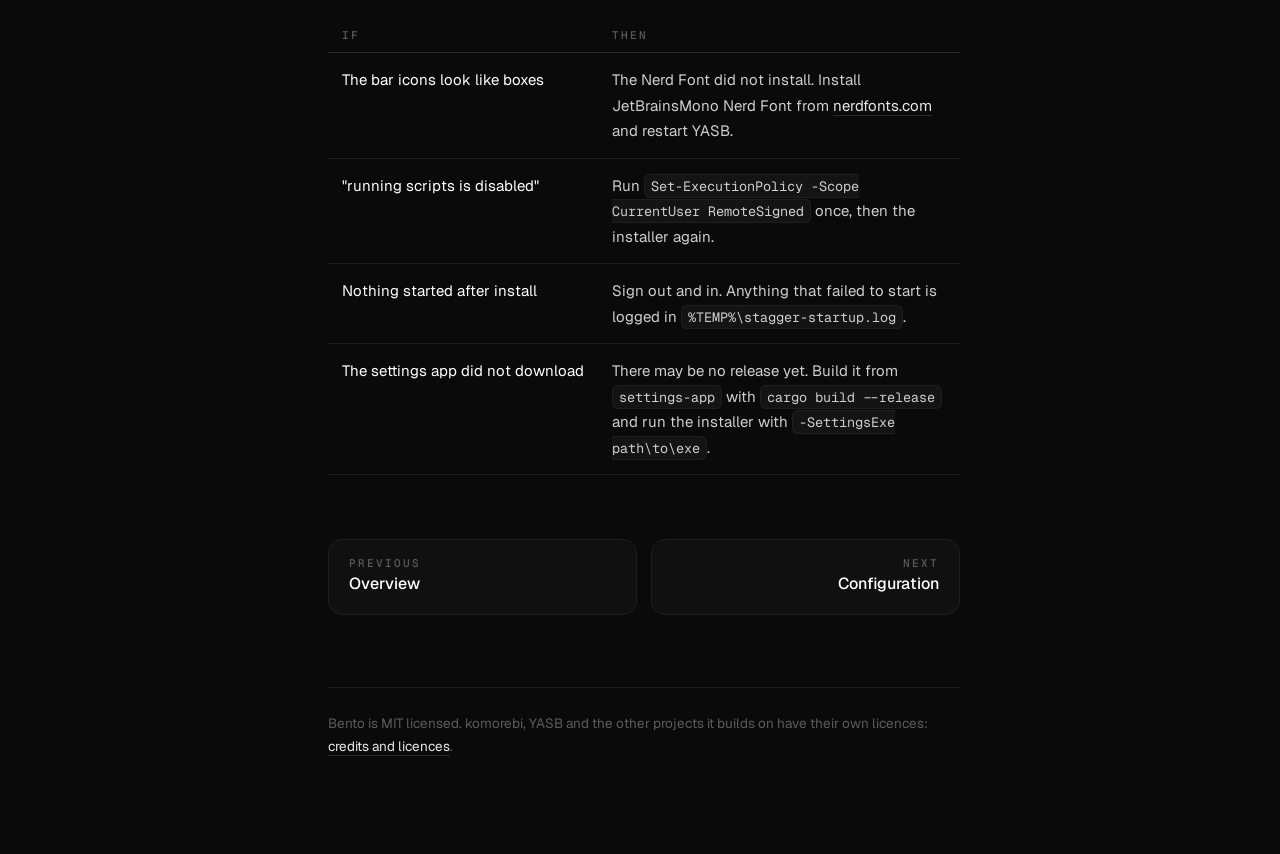
<file: docs/install.html>
<!doctype html>
<html lang="en"><head><meta charset="utf-8"><meta name="viewport" content="width=device-width,initial-scale=1">
<title>Install - Bento</title><meta name="description" content="How to install Bento: one PowerShell line, a menu to choose the pieces, and what it changes.">
<meta property="og:title" content="Install - Bento"><meta property="og:description" content="How to install Bento: one PowerShell line, a menu to choose the pieces, and what it changes.">
<meta name="theme-color" content="#0a0a0a">
<link rel="preconnect" href="https://fonts.googleapis.com"><link rel="preconnect" href="https://fonts.gstatic.com" crossorigin>
<link href="https://fonts.googleapis.com/css2?family=Geist:wght@300;400;500;600&family=Geist+Mono:wght@400;500&display=swap" rel="stylesheet">
<link rel="stylesheet" href="assets/style.css">
<link rel="icon" href="data:image/svg+xml,%3Csvg xmlns='http://www.w3.org/2000/svg' viewBox='0 0 32 32'%3E%3Crect width='32' height='32' rx='8' fill='%230a0a0a'/%3E%3Ccircle cx='10' cy='10' r='3' fill='%23fff'/%3E%3Ccircle cx='22' cy='10' r='3' fill='%23fff' opacity='.4'/%3E%3Ccircle cx='16' cy='16' r='3' fill='%23c9ab9b'/%3E%3Ccircle cx='10' cy='22' r='3' fill='%23fff' opacity='.4'/%3E%3Ccircle cx='22' cy='22' r='3' fill='%23fff'/%3E%3C/svg%3E">
</head><body>
<header class="top"><a class="brand" href="index.html"><i><b></b><b></b><b></b><b></b><b></b><b></b></i>BENTO</a>
<button class="sbtn" id="sb" type="button"><svg width="15" height="15" viewBox="0 0 16 16" fill="none" stroke="currentColor" stroke-width="1.6"><circle cx="7" cy="7" r="5"/><path d="M11 11l4 4"/></svg><span>Search the docs</span><kbd>Ctrl K</kbd></button>
<nav><a href="install.html">Install</a><a href="lucent.html">Lucent</a><a href="faq.html">FAQ</a><a href="https://github.com/ProgrammerManSudjo/bento">GitHub</a></nav></header>
<div class="wrap"><aside class="side"><h4>Start</h4><a href="index.html">Overview</a><a href="install.html" class=on>Install</a><a href="configuration.html">Configuration</a><h4>Use</h4><a href="lucent.html">Lucent</a><a href="settings.html">Settings app</a><a href="shortcuts.html">Shortcuts</a><a href="game-mode.html">Game mode</a><h4>Extras</h4><a href="windhawk.html">Windhawk</a><h4>Help</h4><a href="faq.html">FAQ</a><a href="contributing.html">Contributing</a><a href="credits.html">Credits and licences</a></aside><main><article>
<img class="pb" src="assets/h-install.svg" alt="Install"><h1 class="sr">Install</h1>
<p class="lead">A fresh Windows 11 PC to a finished desktop in a few minutes. You choose how much of it you want.</p>

<h2 id="before-you-start">Before you start</h2>
<ul><li>Windows 11 (Windows 10 may work, but the taskbar parts are untested there).</li>
<li>A normal PowerShell, <b>not</b> run as administrator. Scoop, which installs the programs, refuses to run elevated.</li>
<li>An internet connection. Nothing is installed system-wide: everything goes into your user folder.</li></ul>

<h2 id="run-it">Run it</h2>
<pre><code>irm https://raw.githubusercontent.com/ProgrammerManSudjo/bento/main/install.ps1 | iex</code></pre>
<p>Or read it first and run it from a clone:</p>
<pre><code>git clone https://github.com/ProgrammerManSudjo/bento
cd bento
.\install.ps1 -DryRun            # every step, nothing changed
.\install.ps1                    # the menus
.\install.ps1 -Preset Full -Yes  # no questions: the whole suite (Windhawk is skipped)</code></pre>

<h2 id="the-menus">The menus</h2>
<p>First: <b>the whole suite</b>, <b>let me choose</b>, or <b>just the core</b>. Arrow keys move, Enter picks. With "let me choose" you get a checklist (Space switches an item, A selects all, N none).</p>
<table><tr><th>Piece</th><th>What it is</th></tr>
<tr><td>komorebi + whkd + AutoHotkey</td><td>Tiling, workspaces, shortcuts and the scroll hotkeys. Core.</td></tr>
<tr><td>YASB</td><td>The bar, and the JetBrainsMono Nerd Font for its icons. Core.</td></tr>
<tr><td>Bento Settings + config</td><td>The settings app and the whole monochrome configuration. Core.</td></tr>
<tr><td>Tacky Borders</td><td>Coloured, animated window borders.</td></tr>
<tr><td>Rainmeter + widget</td><td>The Bento desktop tiles.</td></tr>
<tr><td>AltSnap</td><td>Alt + drag to move or resize any window.</td></tr>
<tr><td>fastfetch</td><td>System info in the terminal.</td></tr>
<tr><td>Spicetify + Comfy</td><td>Themes Spotify with Lucent. Needs the Spotify desktop app from spotify.com.</td></tr>
<tr><td>Wallpapers</td><td>Six original dot-matrix wallpapers, copied to <code>Pictures\Bento</code>.</td></tr>
<tr><td>Windhawk</td><td>Taskbar and window mods. A manual download: see below.</td></tr></table>

<h2 id="windhawk-is-the-one-manual-step">Windhawk is the one manual step</h2>
<p>Windhawk changes the taskbar and windows, so it asks for administrator permission. The installer cannot do that for you, and it should not. It opens <a href="https://windhawk.net">windhawk.net</a>, shows the link, and waits. Install Windhawk, then press <code>y</code> in the installer. It checks that Windhawk is there and offers to install the <a href="windhawk.html">recommended mods</a> in one administrator prompt. Press <code>n</code> to skip all of it.</p>

<h2 id="what-it-changes">What it changes</h2>
<ul><li><b>Programs</b> through Scoop, in <code>~\scoop</code>. Scoop itself is installed if it is missing.</li>
<li><b>Configuration</b> in <code>~\.config\yasb</code>, <code>~\.config\komorebi</code>, <code>~\.config\whkdrc</code> and <code>~\.config\tacky-borders</code>. If a file would be overwritten, the old one is kept next to it as <code>name.backup-&lt;time&gt;</code>.</li>
<li><b>Two user environment variables</b>: <code>KOMOREBI_CONFIG_HOME</code> and <code>WHKD_CONFIG_HOME</code>, which tell komorebi and whkd where the config is. The YASB config is made for you from a template, with your own folder filled in.</li>
<li><b>A sign-in task</b> named "Bento Startup" that starts komorebi, YASB and the rest in the right order.</li>
<li>Wallpapers in <code>Pictures\Bento</code> and the Rainmeter skin in <code>Documents\Rainmeter\Skins\YasbBento</code>, if you chose them.</li></ul>
<div class="note"><b>Safe to run again.</b> Programs that are already installed are skipped, and unchanged files are left alone.</div>

<h2 id="after-it-finishes">After it finishes</h2>
<ol><li>Open <b>Bento Settings</b> from the YASB home menu (the icon at the left of the bar).</li>
<li>Go to <a href="lucent.html">Lucent</a>, switch the theme on, pick an accent and press <b>Apply now</b>.</li>
<li>Pick a wallpaper on the Wallpaper page, or in Windows settings.</li></ol>

<h2 id="uninstall">Uninstall</h2>
<pre><code>Unregister-ScheduledTask -TaskName &quot;Bento Startup&quot; -Confirm:$false
scoop uninstall komorebi whkd yasb autohotkey tacky-borders rainmeter altsnap
# your old files are next to the new ones as *.backup-&lt;time&gt;: copy them back if you want them</code></pre>

<h2 id="trouble">Trouble</h2>
<table><tr><th>If</th><th>Then</th></tr>
<tr><td>The bar icons look like boxes</td><td>The Nerd Font did not install. Install JetBrainsMono Nerd Font from <a href="https://www.nerdfonts.com">nerdfonts.com</a> and restart YASB.</td></tr>
<tr><td>"running scripts is disabled"</td><td>Run <code>Set-ExecutionPolicy -Scope CurrentUser RemoteSigned</code> once, then the installer again.</td></tr>
<tr><td>Nothing started after install</td><td>Sign out and in. Anything that failed to start is logged in <code>%TEMP%\stagger-startup.log</code>.</td></tr>
<tr><td>The settings app did not download</td><td>There may be no release yet. Build it from <code>settings-app</code> with <code>cargo build --release</code> and run the installer with <code>-SettingsExe path\to\exe</code>.</td></tr></table>

<div class="pn"><a href="index.html"><small>Previous</small><b>Overview</b></a><a class="nx" href="configuration.html"><small>Next</small><b>Configuration</b></a></div>
<div class="foot">Bento is MIT licensed. komorebi, YASB and the other projects it builds on have their own licences: <a href="credits.html">credits and licences</a>.</div></article></main>
<aside class="toc"><div class="tocin"><h4>On this page</h4><nav id="toc"></nav><h4>Project</h4><a class="ext" href="https://github.com/ProgrammerManSudjo/bento">GitHub repository</a><a class="ext" href="https://github.com/ProgrammerManSudjo/bento/releases/latest">Latest release</a><a class="ext" href="https://github.com/ProgrammerManSudjo/bento/issues">Report an issue</a></div></aside></div>
<div class="sm" id="sm" hidden><div class="sbox"><input id="sq" placeholder="Search the docs" autocomplete="off" spellcheck="false"><div id="sr"></div></div></div>
<script src="assets/search.js"></script><script src="assets/site.js"></script></body></html>
</file>
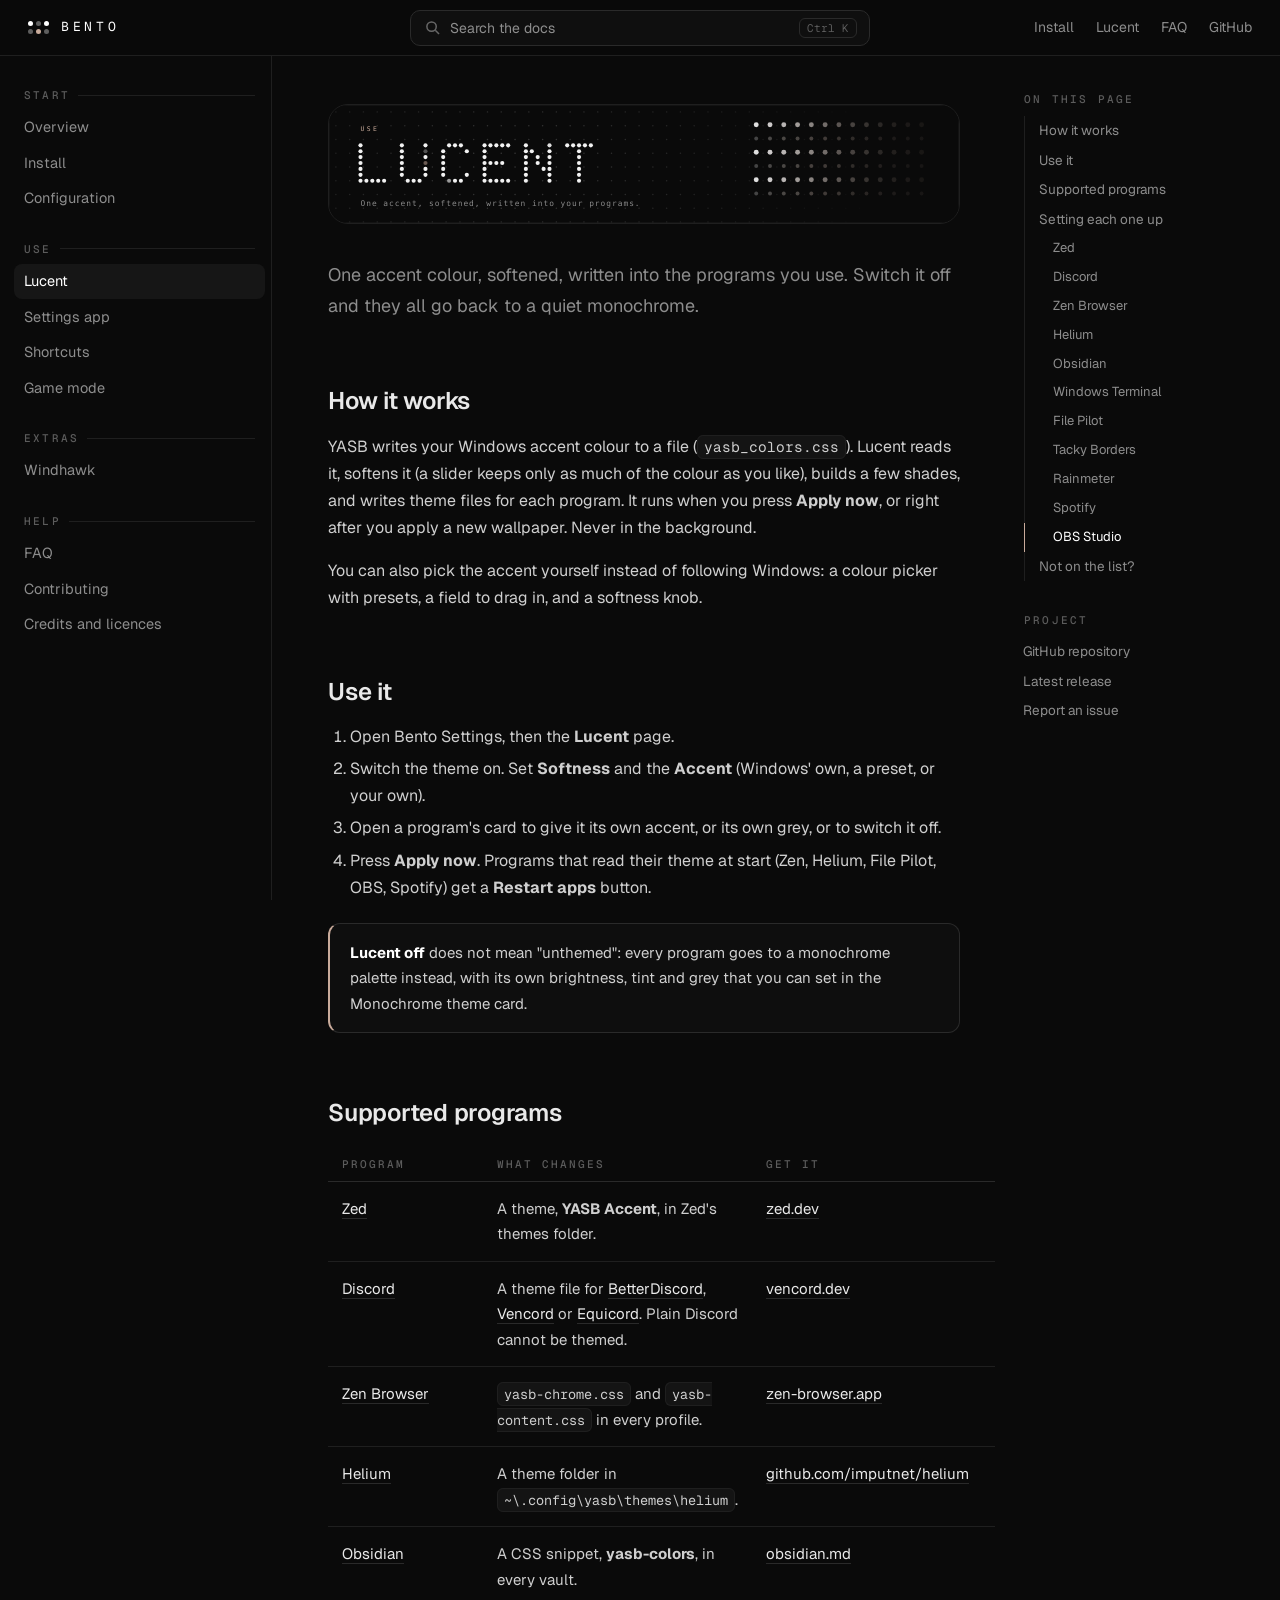
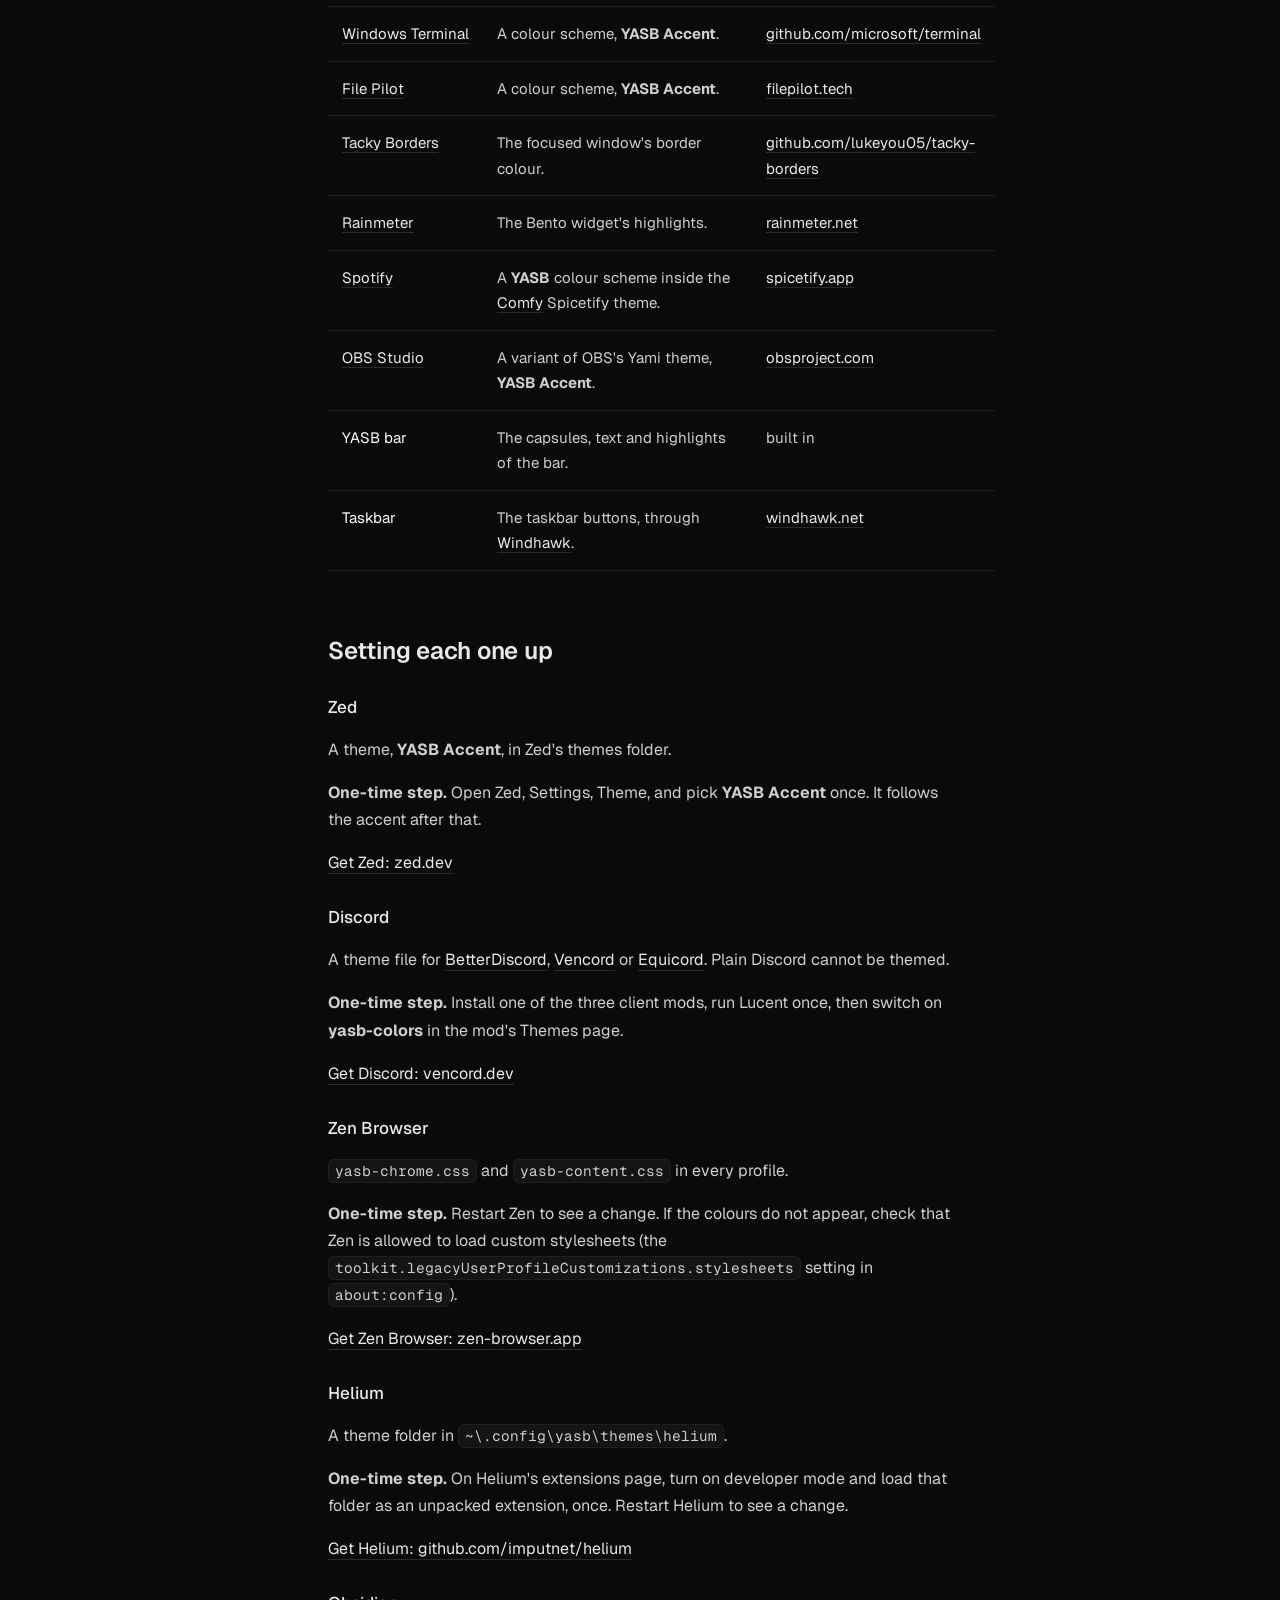
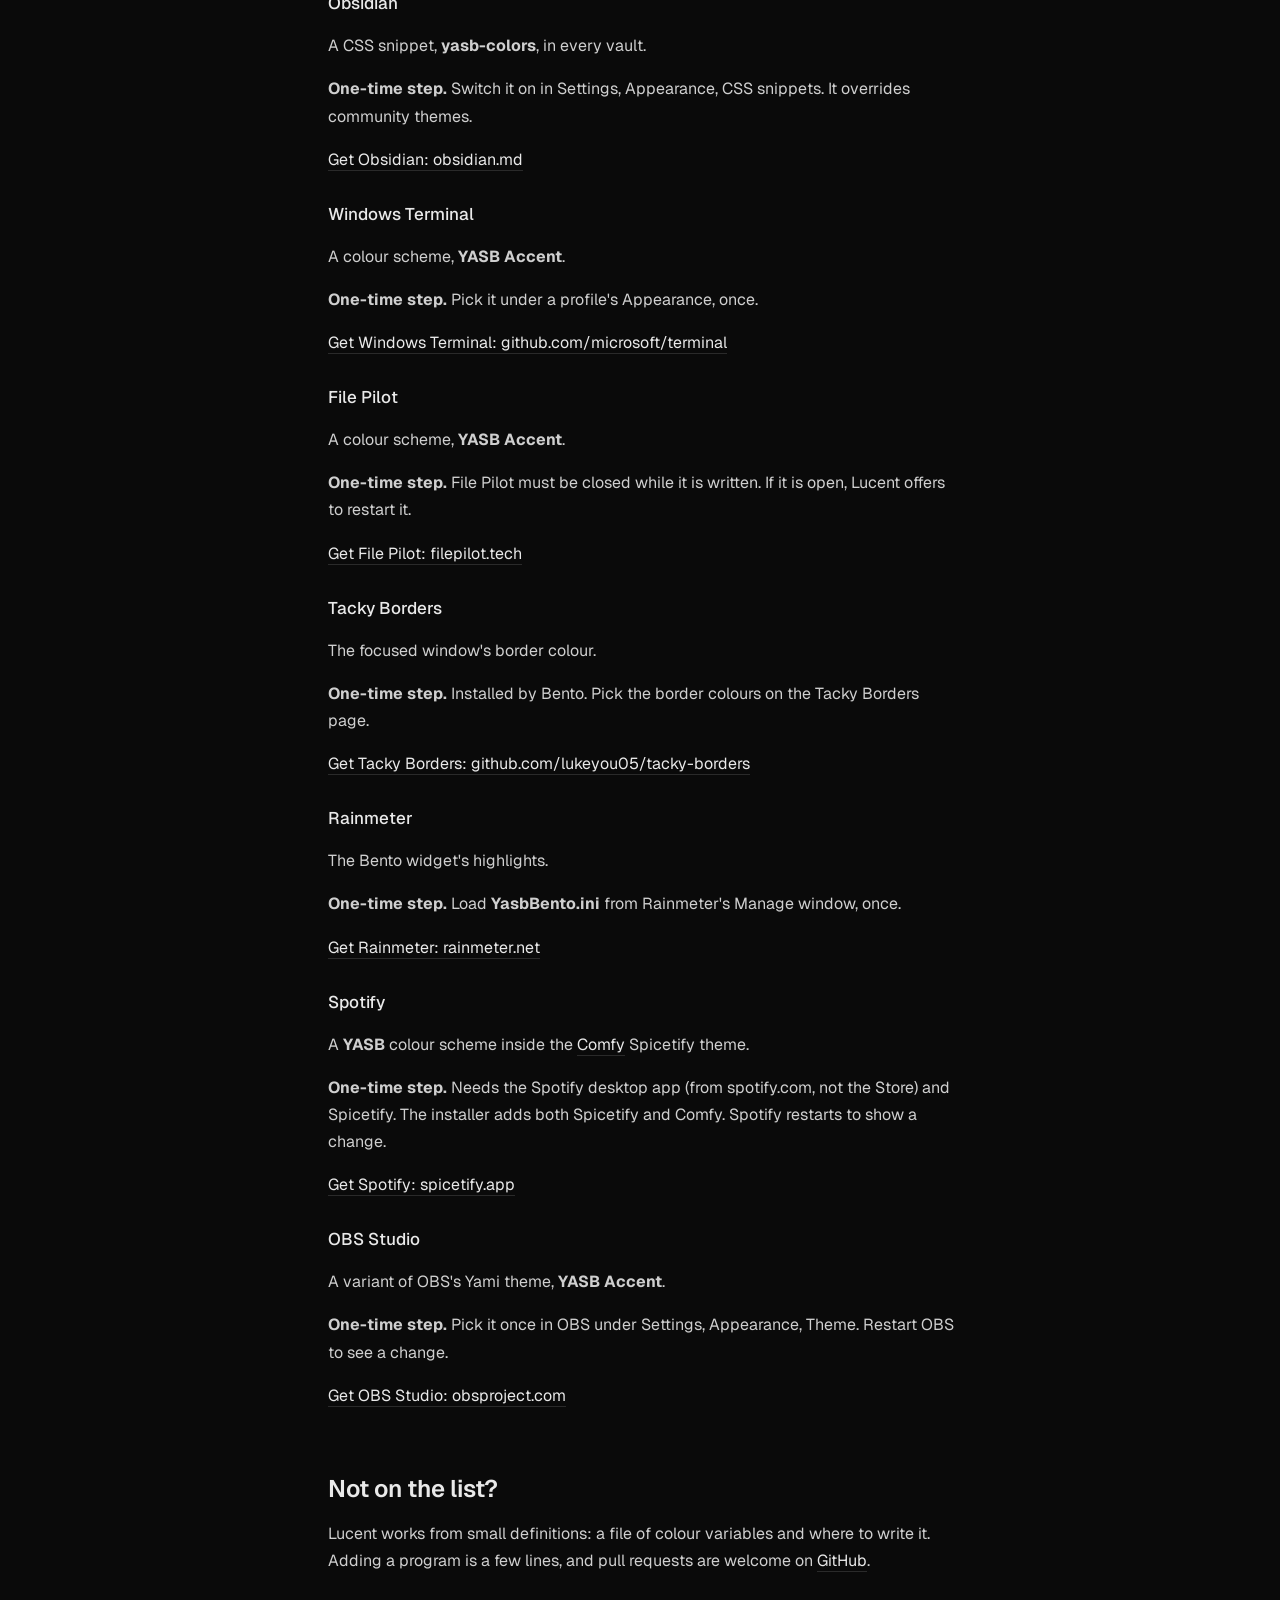
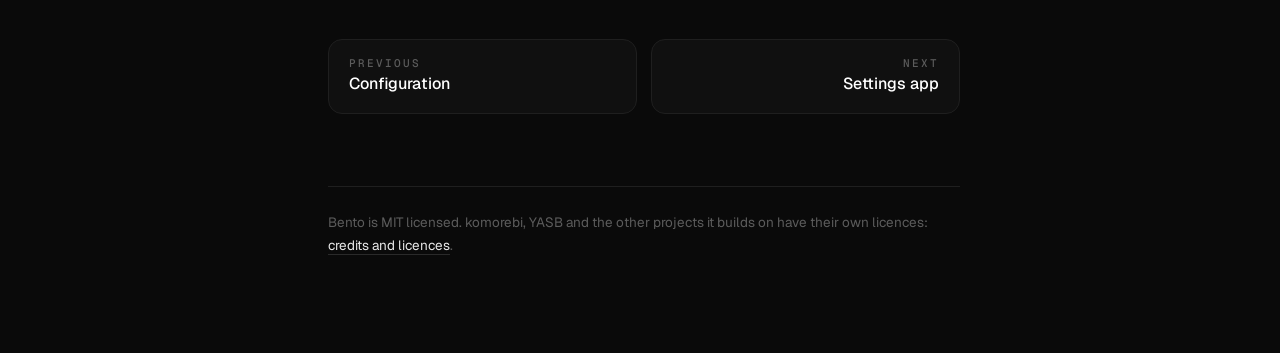
<file: docs/lucent.html>
<!doctype html>
<html lang="en"><head><meta charset="utf-8"><meta name="viewport" content="width=device-width,initial-scale=1">
<title>Lucent - Bento</title><meta name="description" content="Lucent writes one accent colour into Zed, Discord, Zen, Helium, Obsidian, Windows Terminal, File Pilot, Spotify, OBS and more.">
<meta property="og:title" content="Lucent - Bento"><meta property="og:description" content="Lucent writes one accent colour into Zed, Discord, Zen, Helium, Obsidian, Windows Terminal, File Pilot, Spotify, OBS and more.">
<meta name="theme-color" content="#0a0a0a">
<link rel="preconnect" href="https://fonts.googleapis.com"><link rel="preconnect" href="https://fonts.gstatic.com" crossorigin>
<link href="https://fonts.googleapis.com/css2?family=Geist:wght@300;400;500;600&family=Geist+Mono:wght@400;500&display=swap" rel="stylesheet">
<link rel="stylesheet" href="assets/style.css">
<link rel="icon" href="data:image/svg+xml,%3Csvg xmlns='http://www.w3.org/2000/svg' viewBox='0 0 32 32'%3E%3Crect width='32' height='32' rx='8' fill='%230a0a0a'/%3E%3Ccircle cx='10' cy='10' r='3' fill='%23fff'/%3E%3Ccircle cx='22' cy='10' r='3' fill='%23fff' opacity='.4'/%3E%3Ccircle cx='16' cy='16' r='3' fill='%23c9ab9b'/%3E%3Ccircle cx='10' cy='22' r='3' fill='%23fff' opacity='.4'/%3E%3Ccircle cx='22' cy='22' r='3' fill='%23fff'/%3E%3C/svg%3E">
</head><body>
<header class="top"><a class="brand" href="index.html"><i><b></b><b></b><b></b><b></b><b></b><b></b></i>BENTO</a>
<button class="sbtn" id="sb" type="button"><svg width="15" height="15" viewBox="0 0 16 16" fill="none" stroke="currentColor" stroke-width="1.6"><circle cx="7" cy="7" r="5"/><path d="M11 11l4 4"/></svg><span>Search the docs</span><kbd>Ctrl K</kbd></button>
<nav><a href="install.html">Install</a><a href="lucent.html">Lucent</a><a href="faq.html">FAQ</a><a href="https://github.com/ProgrammerManSudjo/bento">GitHub</a></nav></header>
<div class="wrap"><aside class="side"><h4>Start</h4><a href="index.html">Overview</a><a href="install.html">Install</a><a href="configuration.html">Configuration</a><h4>Use</h4><a href="lucent.html" class=on>Lucent</a><a href="settings.html">Settings app</a><a href="shortcuts.html">Shortcuts</a><a href="game-mode.html">Game mode</a><h4>Extras</h4><a href="windhawk.html">Windhawk</a><h4>Help</h4><a href="faq.html">FAQ</a><a href="contributing.html">Contributing</a><a href="credits.html">Credits and licences</a></aside><main><article>
<img class="pb" src="assets/h-lucent.svg" alt="Lucent"><h1 class="sr">Lucent</h1>
<p class="lead">One accent colour, softened, written into the programs you use. Switch it off and they all go back to a quiet monochrome.</p>

<h2 id="how-it-works">How it works</h2>
<p>YASB writes your Windows accent colour to a file (<code>yasb_colors.css</code>). Lucent reads it, softens it (a slider keeps only as much of the colour as you like), builds a few shades, and writes theme files for each program. It runs when you press <b>Apply now</b>, or right after you apply a new wallpaper. Never in the background.</p>
<p>You can also pick the accent yourself instead of following Windows: a colour picker with presets, a field to drag in, and a softness knob.</p>

<h2 id="use-it">Use it</h2>
<ol><li>Open Bento Settings, then the <b>Lucent</b> page.</li>
<li>Switch the theme on. Set <b>Softness</b> and the <b>Accent</b> (Windows' own, a preset, or your own).</li>
<li>Open a program's card to give it its own accent, or its own grey, or to switch it off.</li>
<li>Press <b>Apply now</b>. Programs that read their theme at start (Zen, Helium, File Pilot, OBS, Spotify) get a <b>Restart apps</b> button.</li></ol>
<div class="note"><b>Lucent off</b> does not mean "unthemed": every program goes to a monochrome palette instead, with its own brightness, tint and grey that you can set in the Monochrome theme card.</div>

<h2 id="supported-programs">Supported programs</h2>
<table><tr><th>Program</th><th>What changes</th><th>Get it</th></tr><tr><td><a href="#zed">Zed</a></td><td>A theme, <b>YASB Accent</b>, in Zed's themes folder.</td><td><a href="https://zed.dev/download">zed.dev</a></td></tr><tr><td><a href="#discord">Discord</a></td><td>A theme file for <a href="https://betterdiscord.app">BetterDiscord</a>, <a href="https://vencord.dev">Vencord</a> or <a href="https://equicord.org">Equicord</a>. Plain Discord cannot be themed.</td><td><a href="https://vencord.dev">vencord.dev</a></td></tr><tr><td><a href="#zen">Zen Browser</a></td><td><code>yasb-chrome.css</code> and <code>yasb-content.css</code> in every profile.</td><td><a href="https://zen-browser.app">zen-browser.app</a></td></tr><tr><td><a href="#helium">Helium</a></td><td>A theme folder in <code>~\.config\yasb\themes\helium</code>.</td><td><a href="https://github.com/imputnet/helium">github.com/imputnet/helium</a></td></tr><tr><td><a href="#obsidian">Obsidian</a></td><td>A CSS snippet, <b>yasb-colors</b>, in every vault.</td><td><a href="https://obsidian.md">obsidian.md</a></td></tr><tr><td><a href="#terminal">Windows Terminal</a></td><td>A colour scheme, <b>YASB Accent</b>.</td><td><a href="https://github.com/microsoft/terminal">github.com/microsoft/terminal</a></td></tr><tr><td><a href="#filepilot">File Pilot</a></td><td>A colour scheme, <b>YASB Accent</b>.</td><td><a href="https://filepilot.tech">filepilot.tech</a></td></tr><tr><td><a href="#tacky">Tacky Borders</a></td><td>The focused window's border colour.</td><td><a href="https://github.com/lukeyou05/tacky-borders">github.com/lukeyou05/tacky-borders</a></td></tr><tr><td><a href="#rainmeter">Rainmeter</a></td><td>The Bento widget's highlights.</td><td><a href="https://www.rainmeter.net">rainmeter.net</a></td></tr><tr><td><a href="#spotify">Spotify</a></td><td>A <b>YASB</b> colour scheme inside the <a href="https://github.com/Comfy-Themes/Spicetify">Comfy</a> Spicetify theme.</td><td><a href="https://spicetify.app">spicetify.app</a></td></tr><tr><td><a href="#obs">OBS Studio</a></td><td>A variant of OBS's Yami theme, <b>YASB Accent</b>.</td><td><a href="https://obsproject.com">obsproject.com</a></td></tr>
<tr><td>YASB bar</td><td>The capsules, text and highlights of the bar.</td><td>built in</td></tr>
<tr><td>Taskbar</td><td>The taskbar buttons, through <a href="windhawk.html">Windhawk</a>.</td><td><a href="https://windhawk.net">windhawk.net</a></td></tr></table>

<h2 id="setting-each-one-up">Setting each one up</h2>
<h3 id="zed">Zed</h3><p>A theme, <b>YASB Accent</b>, in Zed's themes folder.</p><p><b>One-time step.</b> Open Zed, Settings, Theme, and pick <b>YASB Accent</b> once. It follows the accent after that.</p><p><a href="https://zed.dev/download">Get Zed: zed.dev</a></p>
<h3 id="discord">Discord</h3><p>A theme file for <a href="https://betterdiscord.app">BetterDiscord</a>, <a href="https://vencord.dev">Vencord</a> or <a href="https://equicord.org">Equicord</a>. Plain Discord cannot be themed.</p><p><b>One-time step.</b> Install one of the three client mods, run Lucent once, then switch on <b>yasb-colors</b> in the mod's Themes page.</p><p><a href="https://vencord.dev">Get Discord: vencord.dev</a></p>
<h3 id="zen">Zen Browser</h3><p><code>yasb-chrome.css</code> and <code>yasb-content.css</code> in every profile.</p><p><b>One-time step.</b> Restart Zen to see a change. If the colours do not appear, check that Zen is allowed to load custom stylesheets (the <code>toolkit.legacyUserProfileCustomizations.stylesheets</code> setting in <code>about:config</code>).</p><p><a href="https://zen-browser.app">Get Zen Browser: zen-browser.app</a></p>
<h3 id="helium">Helium</h3><p>A theme folder in <code>~\.config\yasb\themes\helium</code>.</p><p><b>One-time step.</b> On Helium's extensions page, turn on developer mode and load that folder as an unpacked extension, once. Restart Helium to see a change.</p><p><a href="https://github.com/imputnet/helium">Get Helium: github.com/imputnet/helium</a></p>
<h3 id="obsidian">Obsidian</h3><p>A CSS snippet, <b>yasb-colors</b>, in every vault.</p><p><b>One-time step.</b> Switch it on in Settings, Appearance, CSS snippets. It overrides community themes.</p><p><a href="https://obsidian.md">Get Obsidian: obsidian.md</a></p>
<h3 id="terminal">Windows Terminal</h3><p>A colour scheme, <b>YASB Accent</b>.</p><p><b>One-time step.</b> Pick it under a profile's Appearance, once.</p><p><a href="https://github.com/microsoft/terminal">Get Windows Terminal: github.com/microsoft/terminal</a></p>
<h3 id="filepilot">File Pilot</h3><p>A colour scheme, <b>YASB Accent</b>.</p><p><b>One-time step.</b> File Pilot must be closed while it is written. If it is open, Lucent offers to restart it.</p><p><a href="https://filepilot.tech">Get File Pilot: filepilot.tech</a></p>
<h3 id="tacky">Tacky Borders</h3><p>The focused window's border colour.</p><p><b>One-time step.</b> Installed by Bento. Pick the border colours on the Tacky Borders page.</p><p><a href="https://github.com/lukeyou05/tacky-borders">Get Tacky Borders: github.com/lukeyou05/tacky-borders</a></p>
<h3 id="rainmeter">Rainmeter</h3><p>The Bento widget's highlights.</p><p><b>One-time step.</b> Load <b>YasbBento.ini</b> from Rainmeter's Manage window, once.</p><p><a href="https://www.rainmeter.net">Get Rainmeter: rainmeter.net</a></p>
<h3 id="spotify">Spotify</h3><p>A <b>YASB</b> colour scheme inside the <a href="https://github.com/Comfy-Themes/Spicetify">Comfy</a> Spicetify theme.</p><p><b>One-time step.</b> Needs the Spotify desktop app (from spotify.com, not the Store) and Spicetify. The installer adds both Spicetify and Comfy. Spotify restarts to show a change.</p><p><a href="https://spicetify.app">Get Spotify: spicetify.app</a></p>
<h3 id="obs">OBS Studio</h3><p>A variant of OBS's Yami theme, <b>YASB Accent</b>.</p><p><b>One-time step.</b> Pick it once in OBS under Settings, Appearance, Theme. Restart OBS to see a change.</p><p><a href="https://obsproject.com">Get OBS Studio: obsproject.com</a></p>

<h2 id="not-on-the-list">Not on the list?</h2>
<p>Lucent works from small definitions: a file of colour variables and where to write it. Adding a program is a few lines, and pull requests are welcome on <a href="https://github.com/ProgrammerManSudjo/bento">GitHub</a>.</p>

<div class="pn"><a href="configuration.html"><small>Previous</small><b>Configuration</b></a><a class="nx" href="settings.html"><small>Next</small><b>Settings app</b></a></div>
<div class="foot">Bento is MIT licensed. komorebi, YASB and the other projects it builds on have their own licences: <a href="credits.html">credits and licences</a>.</div></article></main>
<aside class="toc"><div class="tocin"><h4>On this page</h4><nav id="toc"></nav><h4>Project</h4><a class="ext" href="https://github.com/ProgrammerManSudjo/bento">GitHub repository</a><a class="ext" href="https://github.com/ProgrammerManSudjo/bento/releases/latest">Latest release</a><a class="ext" href="https://github.com/ProgrammerManSudjo/bento/issues">Report an issue</a></div></aside></div>
<div class="sm" id="sm" hidden><div class="sbox"><input id="sq" placeholder="Search the docs" autocomplete="off" spellcheck="false"><div id="sr"></div></div></div>
<script src="assets/search.js"></script><script src="assets/site.js"></script></body></html>
</file>
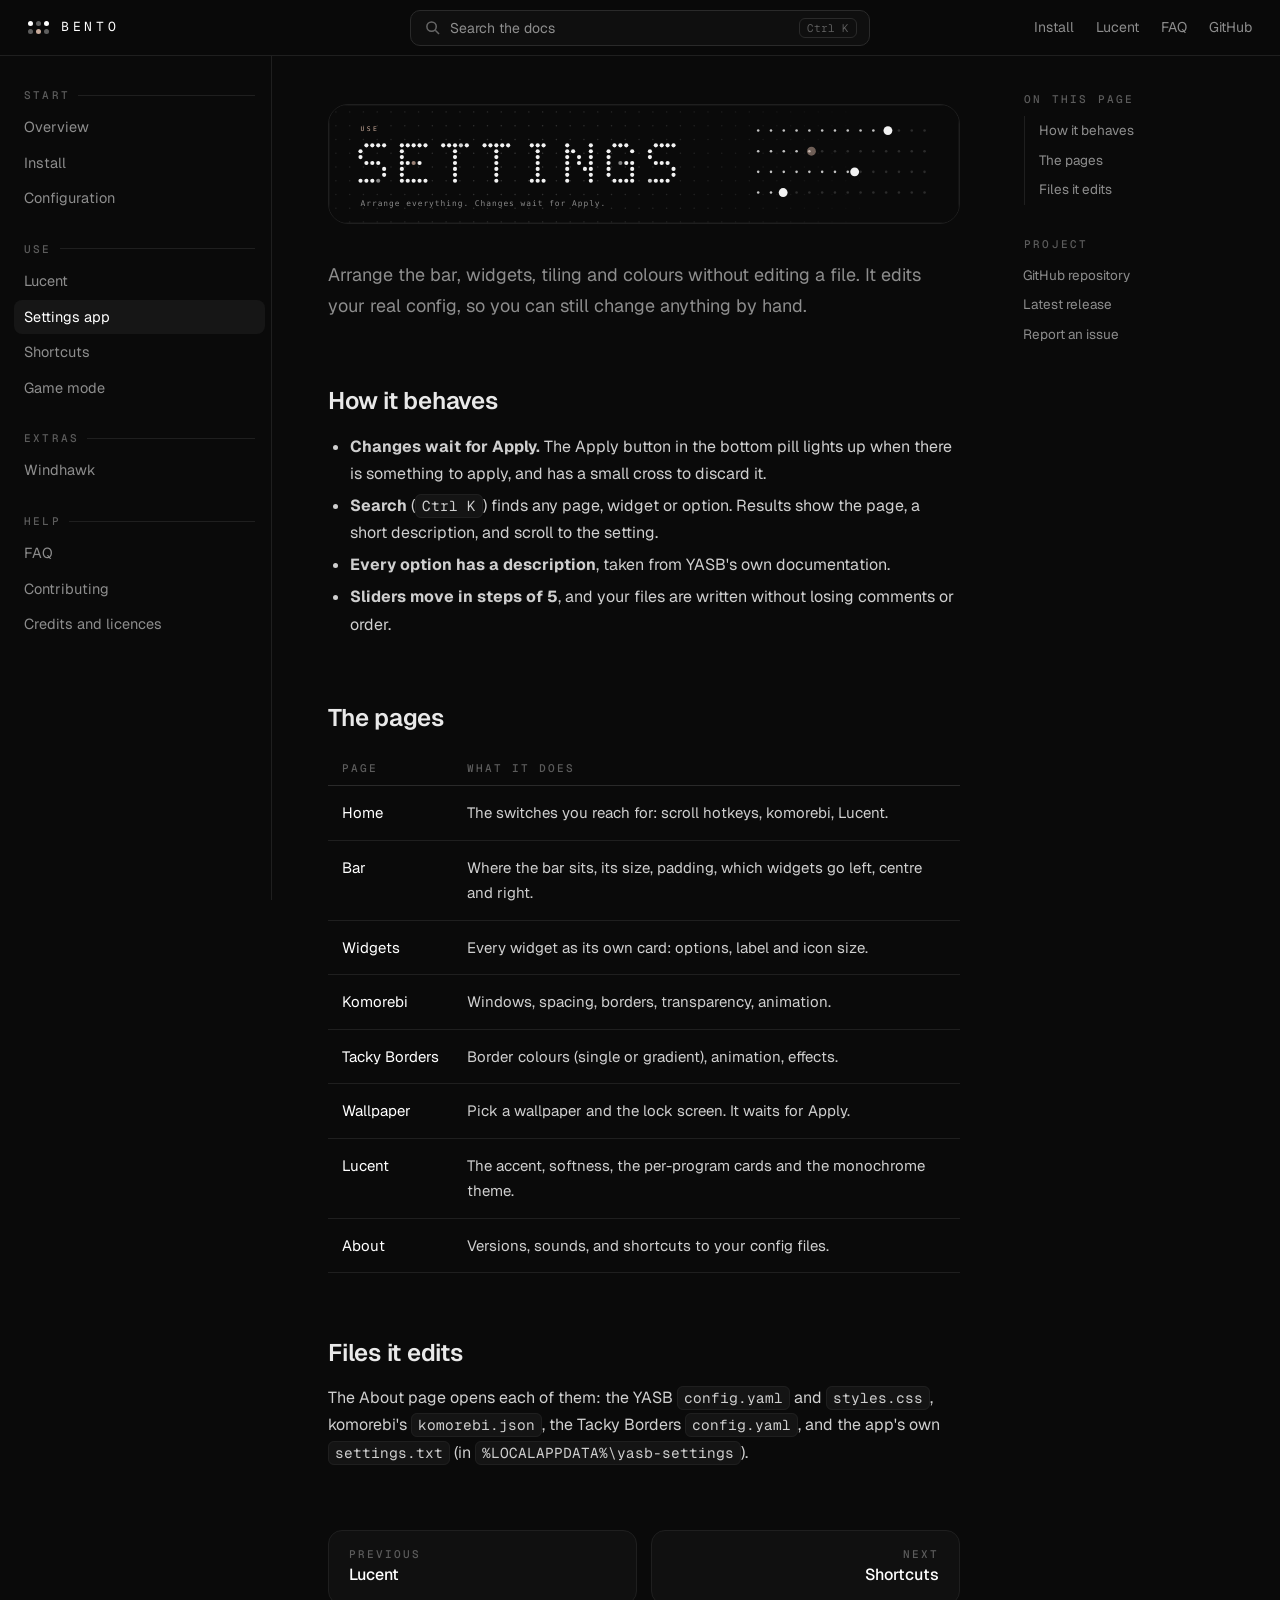
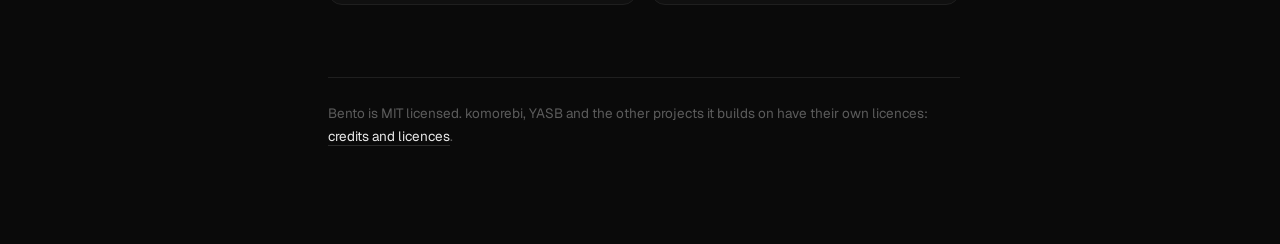
<file: docs/settings.html>
<!doctype html>
<html lang="en"><head><meta charset="utf-8"><meta name="viewport" content="width=device-width,initial-scale=1">
<title>Settings app - Bento</title><meta name="description" content="A tour of the Bento Settings app: pages, Apply, search and the files it edits.">
<meta property="og:title" content="Settings app - Bento"><meta property="og:description" content="A tour of the Bento Settings app: pages, Apply, search and the files it edits.">
<meta name="theme-color" content="#0a0a0a">
<link rel="preconnect" href="https://fonts.googleapis.com"><link rel="preconnect" href="https://fonts.gstatic.com" crossorigin>
<link href="https://fonts.googleapis.com/css2?family=Geist:wght@300;400;500;600&family=Geist+Mono:wght@400;500&display=swap" rel="stylesheet">
<link rel="stylesheet" href="assets/style.css">
<link rel="icon" href="data:image/svg+xml,%3Csvg xmlns='http://www.w3.org/2000/svg' viewBox='0 0 32 32'%3E%3Crect width='32' height='32' rx='8' fill='%230a0a0a'/%3E%3Ccircle cx='10' cy='10' r='3' fill='%23fff'/%3E%3Ccircle cx='22' cy='10' r='3' fill='%23fff' opacity='.4'/%3E%3Ccircle cx='16' cy='16' r='3' fill='%23c9ab9b'/%3E%3Ccircle cx='10' cy='22' r='3' fill='%23fff' opacity='.4'/%3E%3Ccircle cx='22' cy='22' r='3' fill='%23fff'/%3E%3C/svg%3E">
</head><body>
<header class="top"><a class="brand" href="index.html"><i><b></b><b></b><b></b><b></b><b></b><b></b></i>BENTO</a>
<button class="sbtn" id="sb" type="button"><svg width="15" height="15" viewBox="0 0 16 16" fill="none" stroke="currentColor" stroke-width="1.6"><circle cx="7" cy="7" r="5"/><path d="M11 11l4 4"/></svg><span>Search the docs</span><kbd>Ctrl K</kbd></button>
<nav><a href="install.html">Install</a><a href="lucent.html">Lucent</a><a href="faq.html">FAQ</a><a href="https://github.com/ProgrammerManSudjo/bento">GitHub</a></nav></header>
<div class="wrap"><aside class="side"><h4>Start</h4><a href="index.html">Overview</a><a href="install.html">Install</a><a href="configuration.html">Configuration</a><h4>Use</h4><a href="lucent.html">Lucent</a><a href="settings.html" class=on>Settings app</a><a href="shortcuts.html">Shortcuts</a><a href="game-mode.html">Game mode</a><h4>Extras</h4><a href="windhawk.html">Windhawk</a><h4>Help</h4><a href="faq.html">FAQ</a><a href="contributing.html">Contributing</a><a href="credits.html">Credits and licences</a></aside><main><article>
<img class="pb" src="assets/h-settings.svg" alt="Settings app"><h1 class="sr">Settings app</h1>
<p class="lead">Arrange the bar, widgets, tiling and colours without editing a file. It edits your real config, so you can still change anything by hand.</p>
<h2 id="how-it-behaves">How it behaves</h2>
<ul><li><b>Changes wait for Apply.</b> The Apply button in the bottom pill lights up when there is something to apply, and has a small cross to discard it.</li>
<li><b>Search</b> (<code>Ctrl K</code>) finds any page, widget or option. Results show the page, a short description, and scroll to the setting.</li>
<li><b>Every option has a description</b>, taken from YASB's own documentation.</li>
<li><b>Sliders move in steps of 5</b>, and your files are written without losing comments or order.</li></ul>
<h2 id="the-pages">The pages</h2>
<table><tr><th>Page</th><th>What it does</th></tr>
<tr><td>Home</td><td>The switches you reach for: scroll hotkeys, komorebi, Lucent.</td></tr>
<tr><td>Bar</td><td>Where the bar sits, its size, padding, which widgets go left, centre and right.</td></tr>
<tr><td>Widgets</td><td>Every widget as its own card: options, label and icon size.</td></tr>
<tr><td>Komorebi</td><td>Windows, spacing, borders, transparency, animation.</td></tr>
<tr><td>Tacky Borders</td><td>Border colours (single or gradient), animation, effects.</td></tr>
<tr><td>Wallpaper</td><td>Pick a wallpaper and the lock screen. It waits for Apply.</td></tr>
<tr><td>Lucent</td><td>The accent, softness, the per-program cards and the monochrome theme.</td></tr>
<tr><td>About</td><td>Versions, sounds, and shortcuts to your config files.</td></tr></table>
<h2 id="files-it-edits">Files it edits</h2>
<p>The About page opens each of them: the YASB <code>config.yaml</code> and <code>styles.css</code>, komorebi's <code>komorebi.json</code>, the Tacky Borders <code>config.yaml</code>, and the app's own <code>settings.txt</code> (in <code>%LOCALAPPDATA%\yasb-settings</code>).</p>

<div class="pn"><a href="lucent.html"><small>Previous</small><b>Lucent</b></a><a class="nx" href="shortcuts.html"><small>Next</small><b>Shortcuts</b></a></div>
<div class="foot">Bento is MIT licensed. komorebi, YASB and the other projects it builds on have their own licences: <a href="credits.html">credits and licences</a>.</div></article></main>
<aside class="toc"><div class="tocin"><h4>On this page</h4><nav id="toc"></nav><h4>Project</h4><a class="ext" href="https://github.com/ProgrammerManSudjo/bento">GitHub repository</a><a class="ext" href="https://github.com/ProgrammerManSudjo/bento/releases/latest">Latest release</a><a class="ext" href="https://github.com/ProgrammerManSudjo/bento/issues">Report an issue</a></div></aside></div>
<div class="sm" id="sm" hidden><div class="sbox"><input id="sq" placeholder="Search the docs" autocomplete="off" spellcheck="false"><div id="sr"></div></div></div>
<script src="assets/search.js"></script><script src="assets/site.js"></script></body></html>
</file>
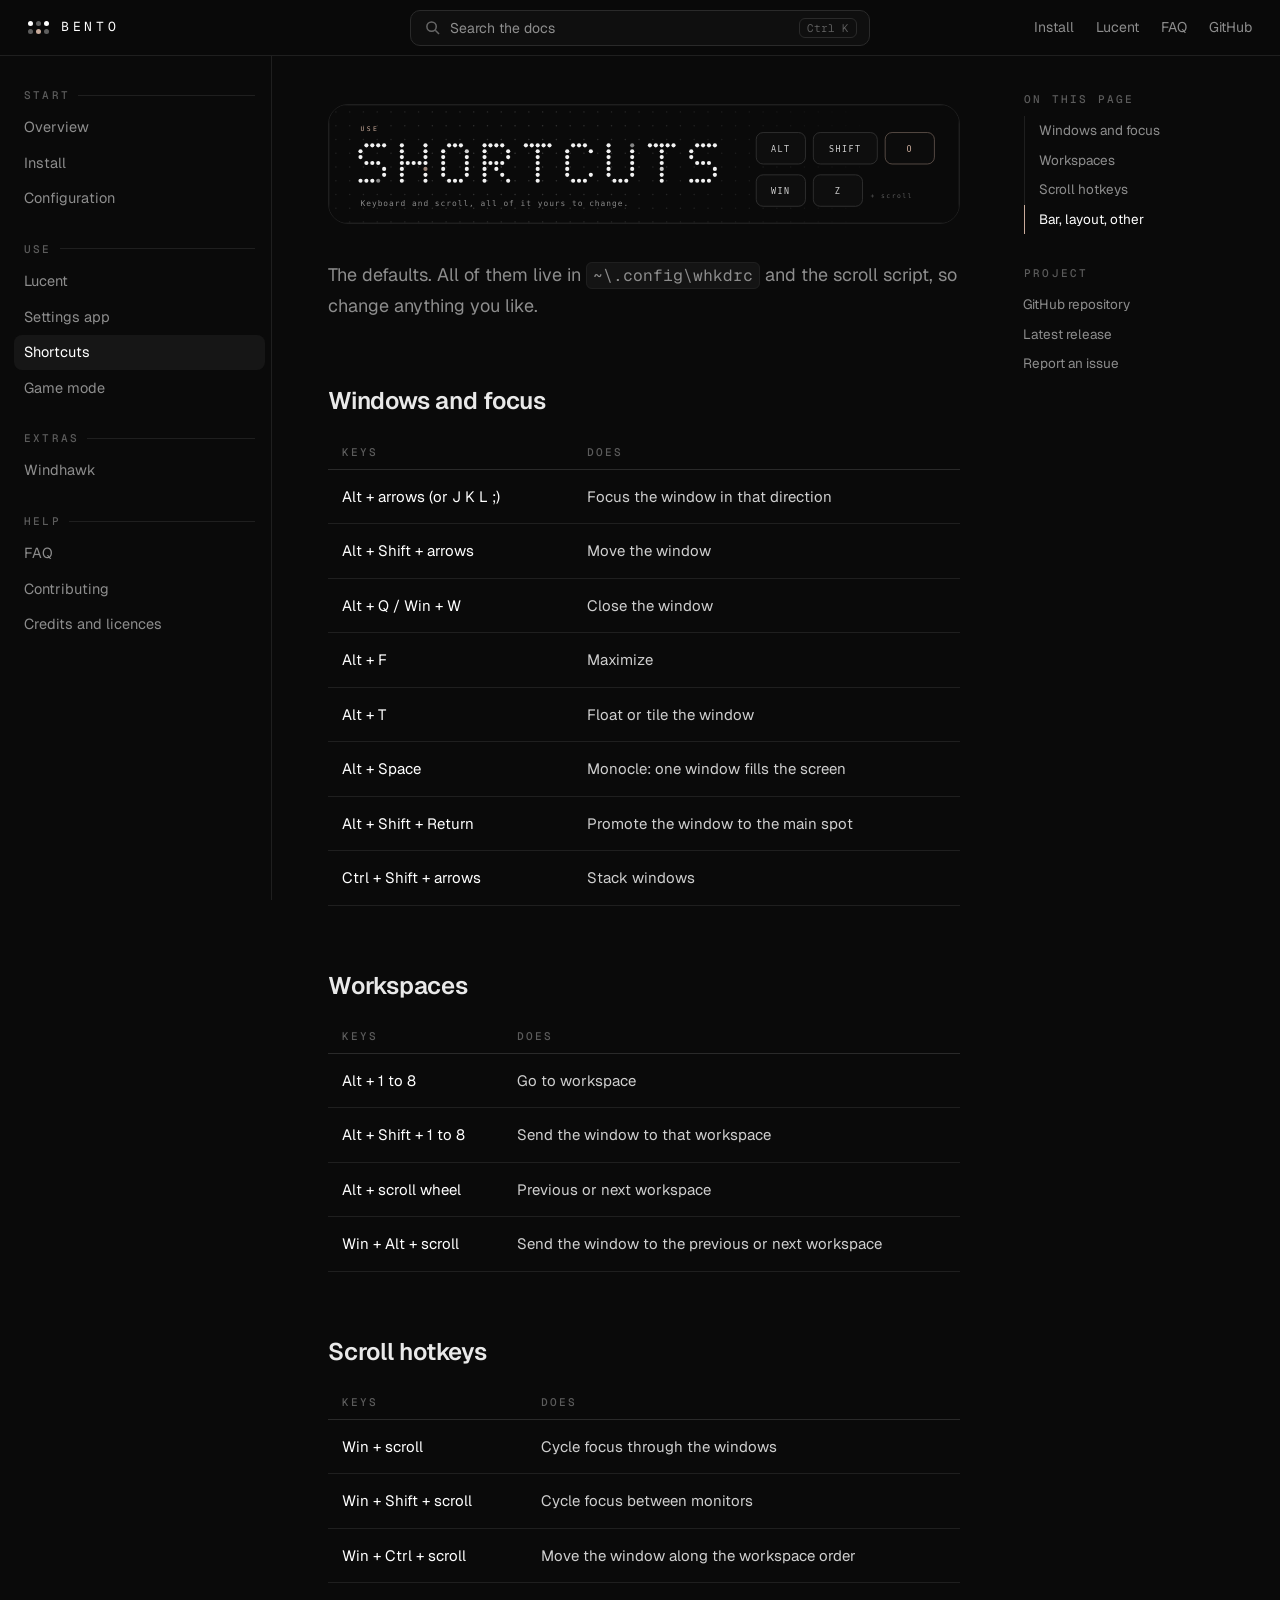
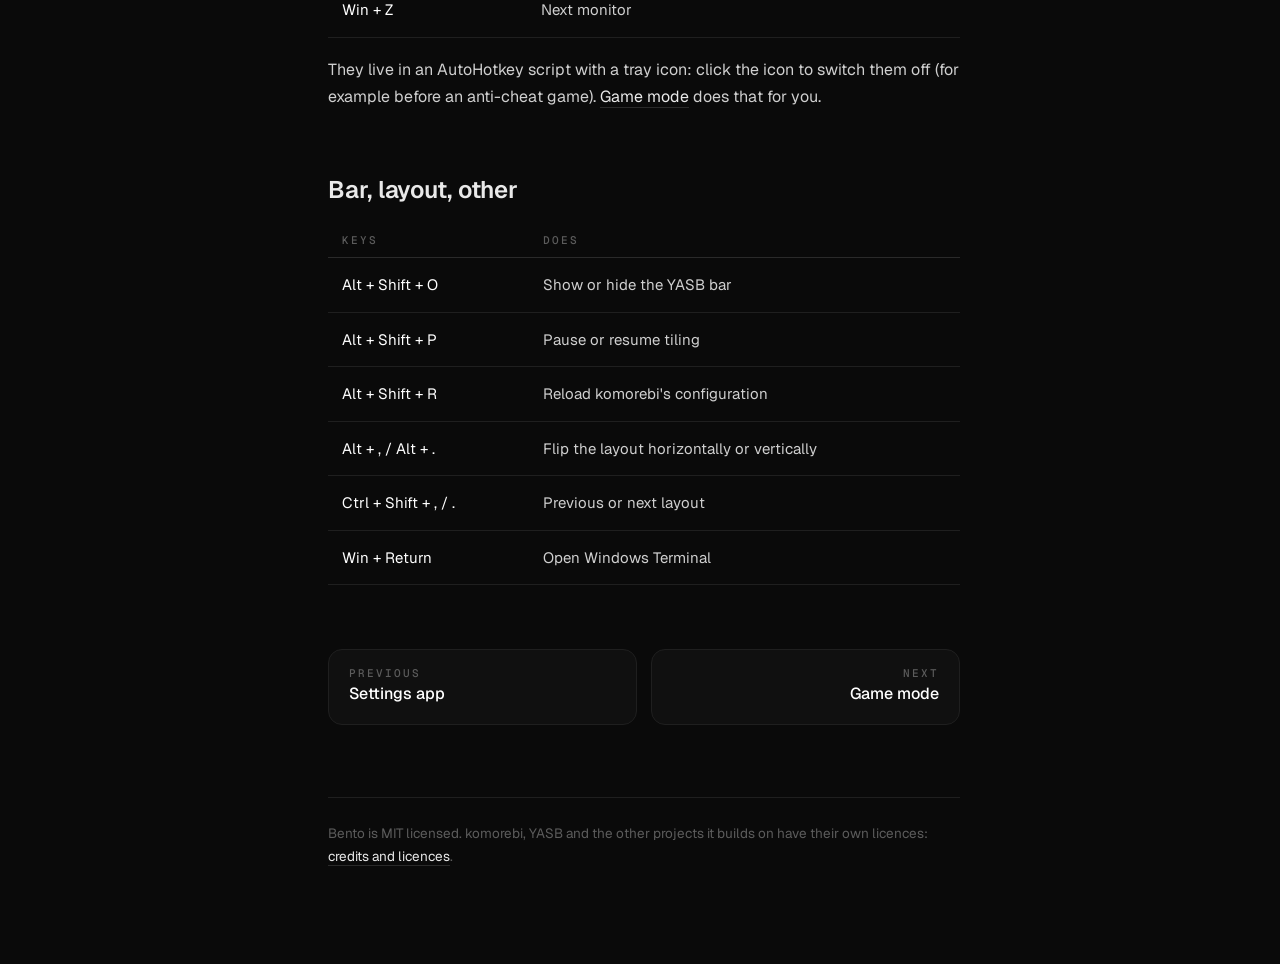
<file: docs/shortcuts.html>
<!doctype html>
<html lang="en"><head><meta charset="utf-8"><meta name="viewport" content="width=device-width,initial-scale=1">
<title>Shortcuts - Bento</title><meta name="description" content="The default keyboard and scroll shortcuts in Bento.">
<meta property="og:title" content="Shortcuts - Bento"><meta property="og:description" content="The default keyboard and scroll shortcuts in Bento.">
<meta name="theme-color" content="#0a0a0a">
<link rel="preconnect" href="https://fonts.googleapis.com"><link rel="preconnect" href="https://fonts.gstatic.com" crossorigin>
<link href="https://fonts.googleapis.com/css2?family=Geist:wght@300;400;500;600&family=Geist+Mono:wght@400;500&display=swap" rel="stylesheet">
<link rel="stylesheet" href="assets/style.css">
<link rel="icon" href="data:image/svg+xml,%3Csvg xmlns='http://www.w3.org/2000/svg' viewBox='0 0 32 32'%3E%3Crect width='32' height='32' rx='8' fill='%230a0a0a'/%3E%3Ccircle cx='10' cy='10' r='3' fill='%23fff'/%3E%3Ccircle cx='22' cy='10' r='3' fill='%23fff' opacity='.4'/%3E%3Ccircle cx='16' cy='16' r='3' fill='%23c9ab9b'/%3E%3Ccircle cx='10' cy='22' r='3' fill='%23fff' opacity='.4'/%3E%3Ccircle cx='22' cy='22' r='3' fill='%23fff'/%3E%3C/svg%3E">
</head><body>
<header class="top"><a class="brand" href="index.html"><i><b></b><b></b><b></b><b></b><b></b><b></b></i>BENTO</a>
<button class="sbtn" id="sb" type="button"><svg width="15" height="15" viewBox="0 0 16 16" fill="none" stroke="currentColor" stroke-width="1.6"><circle cx="7" cy="7" r="5"/><path d="M11 11l4 4"/></svg><span>Search the docs</span><kbd>Ctrl K</kbd></button>
<nav><a href="install.html">Install</a><a href="lucent.html">Lucent</a><a href="faq.html">FAQ</a><a href="https://github.com/ProgrammerManSudjo/bento">GitHub</a></nav></header>
<div class="wrap"><aside class="side"><h4>Start</h4><a href="index.html">Overview</a><a href="install.html">Install</a><a href="configuration.html">Configuration</a><h4>Use</h4><a href="lucent.html">Lucent</a><a href="settings.html">Settings app</a><a href="shortcuts.html" class=on>Shortcuts</a><a href="game-mode.html">Game mode</a><h4>Extras</h4><a href="windhawk.html">Windhawk</a><h4>Help</h4><a href="faq.html">FAQ</a><a href="contributing.html">Contributing</a><a href="credits.html">Credits and licences</a></aside><main><article>
<img class="pb" src="assets/h-shortcuts.svg" alt="Shortcuts"><h1 class="sr">Shortcuts</h1>
<p class="lead">The defaults. All of them live in <code>~\.config\whkdrc</code> and the scroll script, so change anything you like.</p>
<h2 id="windows-and-focus">Windows and focus</h2>
<table><tr><th>Keys</th><th>Does</th></tr>
<tr><td>Alt + arrows (or J K L ;)</td><td>Focus the window in that direction</td></tr>
<tr><td>Alt + Shift + arrows</td><td>Move the window</td></tr>
<tr><td>Alt + Q / Win + W</td><td>Close the window</td></tr>
<tr><td>Alt + F</td><td>Maximize</td></tr>
<tr><td>Alt + T</td><td>Float or tile the window</td></tr>
<tr><td>Alt + Space</td><td>Monocle: one window fills the screen</td></tr>
<tr><td>Alt + Shift + Return</td><td>Promote the window to the main spot</td></tr>
<tr><td>Ctrl + Shift + arrows</td><td>Stack windows</td></tr></table>
<h2 id="workspaces">Workspaces</h2>
<table><tr><th>Keys</th><th>Does</th></tr>
<tr><td>Alt + 1 to 8</td><td>Go to workspace</td></tr>
<tr><td>Alt + Shift + 1 to 8</td><td>Send the window to that workspace</td></tr>
<tr><td>Alt + scroll wheel</td><td>Previous or next workspace</td></tr>
<tr><td>Win + Alt + scroll</td><td>Send the window to the previous or next workspace</td></tr></table>
<h2 id="scroll-hotkeys">Scroll hotkeys</h2>
<table><tr><th>Keys</th><th>Does</th></tr>
<tr><td>Win + scroll</td><td>Cycle focus through the windows</td></tr>
<tr><td>Win + Shift + scroll</td><td>Cycle focus between monitors</td></tr>
<tr><td>Win + Ctrl + scroll</td><td>Move the window along the workspace order</td></tr>
<tr><td>Win + Z</td><td>Next monitor</td></tr></table>
<p>They live in an AutoHotkey script with a tray icon: click the icon to switch them off (for example before an anti-cheat game). <a href="game-mode.html">Game mode</a> does that for you.</p>
<h2 id="bar-layout-other">Bar, layout, other</h2>
<table><tr><th>Keys</th><th>Does</th></tr>
<tr><td>Alt + Shift + O</td><td>Show or hide the YASB bar</td></tr>
<tr><td>Alt + Shift + P</td><td>Pause or resume tiling</td></tr>
<tr><td>Alt + Shift + R</td><td>Reload komorebi's configuration</td></tr>
<tr><td>Alt + , / Alt + .</td><td>Flip the layout horizontally or vertically</td></tr>
<tr><td>Ctrl + Shift + , / .</td><td>Previous or next layout</td></tr>
<tr><td>Win + Return</td><td>Open Windows Terminal</td></tr></table>

<div class="pn"><a href="settings.html"><small>Previous</small><b>Settings app</b></a><a class="nx" href="game-mode.html"><small>Next</small><b>Game mode</b></a></div>
<div class="foot">Bento is MIT licensed. komorebi, YASB and the other projects it builds on have their own licences: <a href="credits.html">credits and licences</a>.</div></article></main>
<aside class="toc"><div class="tocin"><h4>On this page</h4><nav id="toc"></nav><h4>Project</h4><a class="ext" href="https://github.com/ProgrammerManSudjo/bento">GitHub repository</a><a class="ext" href="https://github.com/ProgrammerManSudjo/bento/releases/latest">Latest release</a><a class="ext" href="https://github.com/ProgrammerManSudjo/bento/issues">Report an issue</a></div></aside></div>
<div class="sm" id="sm" hidden><div class="sbox"><input id="sq" placeholder="Search the docs" autocomplete="off" spellcheck="false"><div id="sr"></div></div></div>
<script src="assets/search.js"></script><script src="assets/site.js"></script></body></html>
</file>
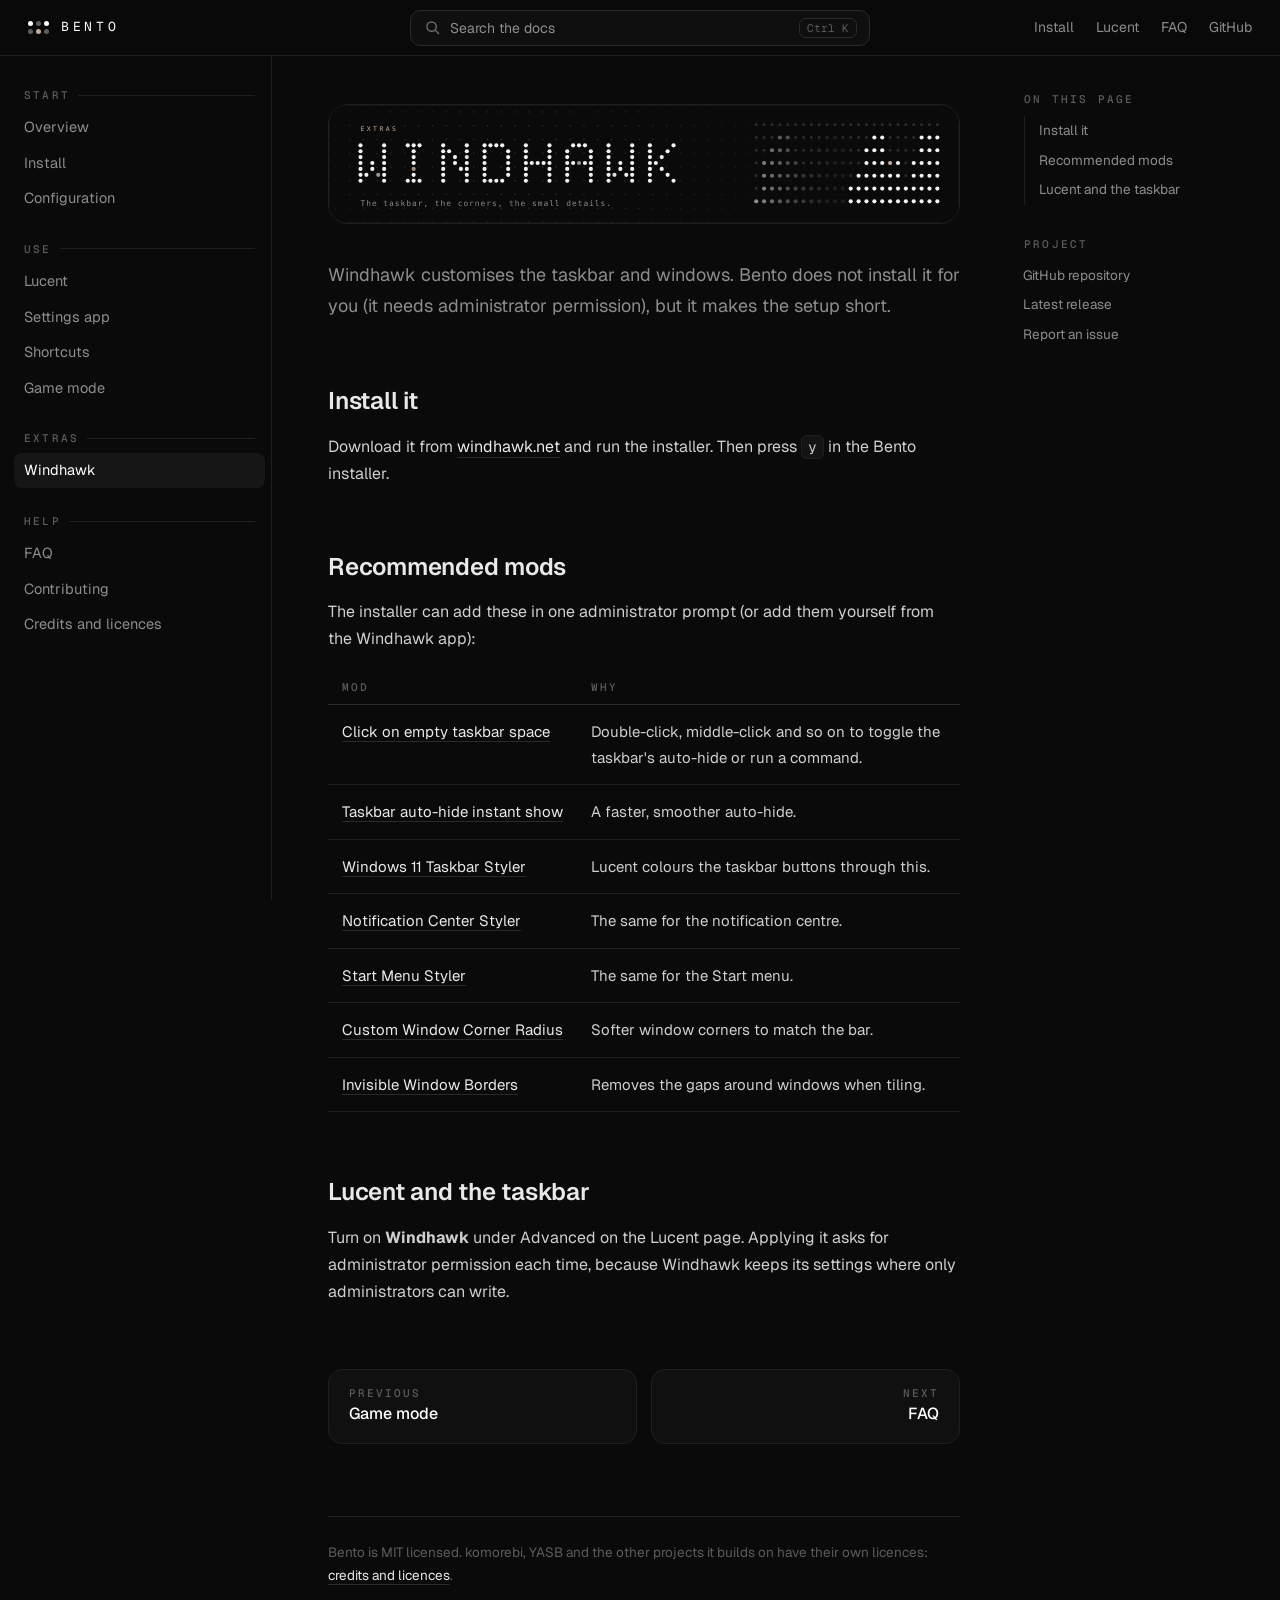
<file: docs/windhawk.html>
<!doctype html>
<html lang="en"><head><meta charset="utf-8"><meta name="viewport" content="width=device-width,initial-scale=1">
<title>Windhawk - Bento</title><meta name="description" content="Windhawk and the mods that go with Bento.">
<meta property="og:title" content="Windhawk - Bento"><meta property="og:description" content="Windhawk and the mods that go with Bento.">
<meta name="theme-color" content="#0a0a0a">
<link rel="preconnect" href="https://fonts.googleapis.com"><link rel="preconnect" href="https://fonts.gstatic.com" crossorigin>
<link href="https://fonts.googleapis.com/css2?family=Geist:wght@300;400;500;600&family=Geist+Mono:wght@400;500&display=swap" rel="stylesheet">
<link rel="stylesheet" href="assets/style.css">
<link rel="icon" href="data:image/svg+xml,%3Csvg xmlns='http://www.w3.org/2000/svg' viewBox='0 0 32 32'%3E%3Crect width='32' height='32' rx='8' fill='%230a0a0a'/%3E%3Ccircle cx='10' cy='10' r='3' fill='%23fff'/%3E%3Ccircle cx='22' cy='10' r='3' fill='%23fff' opacity='.4'/%3E%3Ccircle cx='16' cy='16' r='3' fill='%23c9ab9b'/%3E%3Ccircle cx='10' cy='22' r='3' fill='%23fff' opacity='.4'/%3E%3Ccircle cx='22' cy='22' r='3' fill='%23fff'/%3E%3C/svg%3E">
</head><body>
<header class="top"><a class="brand" href="index.html"><i><b></b><b></b><b></b><b></b><b></b><b></b></i>BENTO</a>
<button class="sbtn" id="sb" type="button"><svg width="15" height="15" viewBox="0 0 16 16" fill="none" stroke="currentColor" stroke-width="1.6"><circle cx="7" cy="7" r="5"/><path d="M11 11l4 4"/></svg><span>Search the docs</span><kbd>Ctrl K</kbd></button>
<nav><a href="install.html">Install</a><a href="lucent.html">Lucent</a><a href="faq.html">FAQ</a><a href="https://github.com/ProgrammerManSudjo/bento">GitHub</a></nav></header>
<div class="wrap"><aside class="side"><h4>Start</h4><a href="index.html">Overview</a><a href="install.html">Install</a><a href="configuration.html">Configuration</a><h4>Use</h4><a href="lucent.html">Lucent</a><a href="settings.html">Settings app</a><a href="shortcuts.html">Shortcuts</a><a href="game-mode.html">Game mode</a><h4>Extras</h4><a href="windhawk.html" class=on>Windhawk</a><h4>Help</h4><a href="faq.html">FAQ</a><a href="contributing.html">Contributing</a><a href="credits.html">Credits and licences</a></aside><main><article>
<img class="pb" src="assets/h-windhawk.svg" alt="Windhawk"><h1 class="sr">Windhawk</h1>
<p class="lead">Windhawk customises the taskbar and windows. Bento does not install it for you (it needs administrator permission), but it makes the setup short.</p>
<h2 id="install-it">Install it</h2>
<p>Download it from <a href="https://windhawk.net">windhawk.net</a> and run the installer. Then press <code>y</code> in the Bento installer.</p>
<h2 id="recommended-mods">Recommended mods</h2>
<p>The installer can add these in one administrator prompt (or add them yourself from the Windhawk app):</p>
<table><tr><th>Mod</th><th>Why</th></tr>
<tr><td><a href="https://windhawk.net/mods/taskbar-empty-space-clicks">Click on empty taskbar space</a></td><td>Double-click, middle-click and so on to toggle the taskbar's auto-hide or run a command.</td></tr>
<tr><td><a href="https://windhawk.net/mods/taskbar-autohide-instant-show">Taskbar auto-hide instant show</a></td><td>A faster, smoother auto-hide.</td></tr>
<tr><td><a href="https://windhawk.net/mods/windows-11-taskbar-styler">Windows 11 Taskbar Styler</a></td><td>Lucent colours the taskbar buttons through this.</td></tr>
<tr><td><a href="https://windhawk.net/mods/windows-11-notification-center-styler">Notification Center Styler</a></td><td>The same for the notification centre.</td></tr>
<tr><td><a href="https://windhawk.net/mods/windows-11-start-menu-styler">Start Menu Styler</a></td><td>The same for the Start menu.</td></tr>
<tr><td><a href="https://windhawk.net/mods/custom-corner-radius">Custom Window Corner Radius</a></td><td>Softer window corners to match the bar.</td></tr>
<tr><td><a href="https://windhawk.net/mods/invisible-borders">Invisible Window Borders</a></td><td>Removes the gaps around windows when tiling.</td></tr></table>
<h2 id="lucent-and-the-taskbar">Lucent and the taskbar</h2>
<p>Turn on <b>Windhawk</b> under Advanced on the Lucent page. Applying it asks for administrator permission each time, because Windhawk keeps its settings where only administrators can write.</p>

<div class="pn"><a href="game-mode.html"><small>Previous</small><b>Game mode</b></a><a class="nx" href="faq.html"><small>Next</small><b>FAQ</b></a></div>
<div class="foot">Bento is MIT licensed. komorebi, YASB and the other projects it builds on have their own licences: <a href="credits.html">credits and licences</a>.</div></article></main>
<aside class="toc"><div class="tocin"><h4>On this page</h4><nav id="toc"></nav><h4>Project</h4><a class="ext" href="https://github.com/ProgrammerManSudjo/bento">GitHub repository</a><a class="ext" href="https://github.com/ProgrammerManSudjo/bento/releases/latest">Latest release</a><a class="ext" href="https://github.com/ProgrammerManSudjo/bento/issues">Report an issue</a></div></aside></div>
<div class="sm" id="sm" hidden><div class="sbox"><input id="sq" placeholder="Search the docs" autocomplete="off" spellcheck="false"><div id="sr"></div></div></div>
<script src="assets/search.js"></script><script src="assets/site.js"></script></body></html>
</file>
<file: docs/assets/style.css>
:root{--bg:#0a0a0a;--panel:#101010;--line:#1f1f1f;--line2:#2a2a2a;--text:#e9e9e9;--muted:#8d8d8d;--faint:#5c5c5c;--accent:#c9ab9b;--code:#0e0e0e}
*{box-sizing:border-box}html{scroll-behavior:smooth}
body{margin:0;background:var(--bg);color:var(--text);font:16px/1.7 'Geist',system-ui,-apple-system,'Segoe UI',sans-serif;-webkit-font-smoothing:antialiased}
a{color:var(--text);text-decoration:none;border-bottom:1px solid var(--line2)}a:hover{border-color:var(--accent);color:#fff}
code,pre,.mono{font-family:'Geist Mono',ui-monospace,SFMono-Regular,Consolas,monospace}
.top{position:sticky;top:0;z-index:5;display:flex;align-items:center;gap:28px;padding:0 28px;height:56px;background:rgba(10,10,10,.86);backdrop-filter:blur(12px);border-bottom:1px solid var(--line)}
.brand{display:flex;align-items:center;gap:12px;border:0;font-family:'Geist Mono',monospace;font-size:13px;letter-spacing:.28em;color:#fff}
.brand i{display:grid;grid-template-columns:repeat(3,5px);gap:3px}.brand i b{width:5px;height:5px;border-radius:50%;background:#fff}.brand i b:nth-child(2n){opacity:.35}.brand i b:nth-child(5){background:var(--accent);opacity:1}
.top nav{margin-left:auto;display:flex;gap:22px;font-size:14px}.top nav a{border:0;color:var(--muted)}.top nav a:hover{color:#fff}
.wrap{display:grid;grid-template-columns:260px minmax(0,1fr)}
.side{position:sticky;top:56px;align-self:start;height:calc(100vh - 56px);overflow:auto;padding:36px 20px 40px 28px;border-right:1px solid var(--line)}
.side h4{margin:26px 0 8px;font:500 11px 'Geist Mono',monospace;letter-spacing:.2em;text-transform:uppercase;color:var(--faint)}.side h4:first-child{margin-top:0}
.side a{display:block;padding:5px 10px;margin:1px -10px;border:0;border-radius:8px;font-size:14.5px;color:var(--muted)}.side a:hover{color:#fff;background:#141414}
.side a.on{color:#fff;background:#161616}
main{padding:56px 56px 96px;min-width:0;max-width:1060px}
h1{margin:0 0 6px;font:600 40px/1.15 'Geist',sans-serif;letter-spacing:-.02em}
.lead{margin:12px 0 36px;color:var(--muted);font-size:18px;max-width:640px}
h2{margin:56px 0 12px;font:600 24px/1.3 'Geist',sans-serif;letter-spacing:-.01em;padding-top:8px}
h3{margin:30px 0 6px;font:500 17px/1.4 'Geist',sans-serif}
p,li{color:#cfcfcf}ul,ol{padding-left:22px}li{margin:5px 0}
.kicker{font:500 12px 'Geist Mono',monospace;letter-spacing:.22em;text-transform:uppercase;color:var(--accent)}
pre{position:relative;margin:16px 0;padding:18px 20px;background:var(--code);border:1px solid var(--line);border-radius:14px;overflow:auto;font-size:13.5px;line-height:1.65;color:#dcdcdc}
pre code{font-size:inherit}code{font-size:.9em;padding:2px 6px;background:#141414;border:1px solid var(--line);border-radius:6px}pre code{padding:0;background:none;border:0}
.copy{position:absolute;top:10px;right:10px;padding:4px 10px;font:12px 'Geist Mono',monospace;color:var(--muted);background:#151515;border:1px solid var(--line2);border-radius:8px;cursor:pointer}.copy:hover{color:#fff;border-color:var(--accent)}
table{width:100%;border-collapse:collapse;margin:18px 0;font-size:15px}th{text-align:left;font:500 11px 'Geist Mono',monospace;letter-spacing:.18em;text-transform:uppercase;color:var(--faint);padding:10px 14px;border-bottom:1px solid var(--line2)}
td{padding:14px;border-bottom:1px solid var(--line);vertical-align:top;color:#cfcfcf}td:first-child{white-space:nowrap;color:#fff}
.hero{position:relative;margin:-56px -56px 40px;padding:64px 56px 56px;border-bottom:1px solid var(--line);background-image:radial-gradient(circle at 1px 1px,#2a2a2a 1.2px,transparent 1.6px);background-size:24px 24px}
.hero:after{content:"";position:absolute;inset:0;background:radial-gradient(ellipse at 30% 40%,transparent 0,var(--bg) 78%);pointer-events:none}.hero>*{position:relative;z-index:1}
.hero img{width:100%;max-width:820px;display:block;margin:0 0 28px;border-radius:10px}
.hero p{max-width:620px}
.btns{display:flex;gap:12px;flex-wrap:wrap;margin-top:24px}.btn{display:inline-block;padding:10px 20px;border:1px solid var(--line2);border-radius:999px;font-size:14.5px;color:#fff;background:#121212}.btn:hover{border-color:var(--accent)}.btn.solid{background:#f1f1f1;color:#0a0a0a;border-color:#f1f1f1}.btn.solid:hover{background:#fff}
.grid{display:grid;grid-template-columns:repeat(auto-fill,minmax(250px,1fr));gap:14px;margin:22px 0}
.card{padding:22px;background:var(--panel);border:1px solid var(--line);border-radius:18px}.card h3{margin:0 0 6px;font-size:16px}.card p{margin:0;color:var(--muted);font-size:14.5px;line-height:1.6}
.note{margin:22px 0;padding:16px 20px;border:1px solid var(--line2);border-left:2px solid var(--accent);border-radius:12px;background:#0e0e0e;color:#cfcfcf;font-size:15px}.note b{color:#fff}
.chips{display:flex;flex-wrap:wrap;gap:8px;margin:16px 0}.chips a{padding:6px 14px;border:1px solid var(--line2);border-radius:999px;font-size:14px;color:#cfcfcf}.chips a:hover{border-color:var(--accent);color:#fff}
.foot{margin-top:72px;padding-top:24px;border-top:1px solid var(--line);color:var(--faint);font-size:13.5px}
.dotline{display:flex;gap:6px;margin:6px 0 22px}.dotline b{width:6px;height:6px;border-radius:50%;background:#fff}.dotline b:nth-child(1){opacity:1}.dotline b:nth-child(2){opacity:.5}.dotline b:nth-child(3){opacity:.2}

.sr{position:absolute;width:1px;height:1px;overflow:hidden;clip:rect(0 0 0 0);white-space:nowrap}
.pb{display:block;width:100%;height:auto;margin:0 0 36px;border-radius:20px;border:1px solid var(--line)}
.card{transition:border-color .25s,transform .25s,background .25s}.card:hover{border-color:#3a3a3a;transform:translateY(-3px);background:#121212}
.hero h1{font-size:54px;line-height:1.05;letter-spacing:-.03em;max-width:760px}
.hero:before{content:"";position:absolute;right:-60px;top:-60px;width:420px;height:420px;border-radius:50%;background:radial-gradient(circle,rgba(201,171,155,.16),transparent 65%);animation:drift 14s ease-in-out infinite alternate;pointer-events:none}
@keyframes drift{to{transform:translate(-90px,70px) scale(1.2)}}
.strip{display:grid;grid-template-columns:repeat(4,1fr);gap:0;margin:0 0 56px;border:1px solid var(--line);border-radius:18px;overflow:hidden}
.strip div{padding:20px 22px;border-right:1px solid var(--line)}.strip div:last-child{border:0}
.strip b{display:block;font:500 30px 'Geist Mono',monospace;color:#fff;letter-spacing:-.02em}.strip span{font-size:13px;color:var(--muted)}
.marq{overflow:hidden;margin:0 -56px 40px;border-block:1px solid var(--line);padding:16px 0;mask:linear-gradient(90deg,transparent,#000 12%,#000 88%,transparent)}
.marq div{display:flex;gap:44px;width:max-content;animation:mq 38s linear infinite;font:500 13px 'Geist Mono',monospace;letter-spacing:.22em;color:var(--faint);text-transform:uppercase}
.marq i{font-style:normal;color:var(--accent)}@keyframes mq{to{transform:translateX(-50%)}}
.bento{display:grid;grid-template-columns:repeat(4,1fr);grid-auto-rows:150px;gap:14px;margin:26px 0 8px}
.tile{position:relative;overflow:hidden;padding:20px 22px;display:flex;flex-direction:column;justify-content:flex-end;background:var(--panel);border:1px solid var(--line);border-radius:22px;transition:border-color .25s,transform .25s}
.tile:hover{border-color:#3a3a3a;transform:translateY(-3px)}.tile.ac{border-color:rgba(201,171,155,.55)}
.tile small{font:500 10.5px 'Geist Mono',monospace;letter-spacing:.2em;color:var(--faint);text-transform:uppercase}.tile h3{margin:3px 0 0;font:600 19px 'Geist',sans-serif}.tile p{margin:4px 0 0;color:var(--muted);font-size:13.5px;line-height:1.5}
.t2{grid-column:span 2}.r2{grid-row:span 2}
.mock{position:absolute;left:22px;right:22px;top:20px}
.pill{height:30px;border-radius:15px;background:#171717;border:1px solid #2a2a2a;display:flex;align-items:center;gap:6px;padding:0 12px}.pill i{width:7px;height:7px;border-radius:50%;background:#fff;opacity:.3}.pill i:first-child{opacity:1}.pill i.a{background:var(--accent);opacity:1}.pill u{flex:1}
.wins{display:grid;grid-template-columns:1.2fr 1fr;grid-template-rows:1fr 1fr;gap:6px;height:64px}.wins b{border:1px solid #2f2f2f;border-radius:8px;background:#141414}.wins b:first-child{grid-row:span 2}.wins b.a{border-color:var(--accent)}
.sw{display:grid;grid-template-columns:repeat(6,1fr);gap:8px}.sw b{aspect-ratio:1;border-radius:50%;animation:sw 3.4s ease-in-out infinite alternate}@keyframes sw{from{opacity:.25}}
.sl{height:4px;border-radius:2px;background:#262626;margin:12px 0;position:relative}.sl:after{content:"";position:absolute;left:0;top:0;bottom:0;width:var(--v);border-radius:2px;background:#d8d8d8}.sl b{position:absolute;left:var(--v);top:-6px;width:16px;height:16px;margin-left:-8px;border-radius:50%;background:#f2f2f2;z-index:1}.sl b.a{background:var(--accent)}
.tg{width:70px;height:34px;border-radius:17px;background:#171717;border:1px solid #2f2f2f;position:relative}.tg:after{content:"";position:absolute;top:4px;left:4px;width:24px;height:24px;border-radius:50%;background:var(--accent);animation:tg 5s ease-in-out infinite}@keyframes tg{50%{transform:translateX(36px)}}
.clk{font:500 34px 'Geist Mono',monospace;letter-spacing:.08em;color:#fff}.clk span{color:var(--accent)}
.steps{display:grid;grid-template-columns:repeat(3,1fr);gap:14px;counter-reset:s;margin:22px 0}
.steps div{counter-increment:s;padding:22px;border:1px solid var(--line);border-radius:18px;background:var(--panel)}
.steps div:before{content:"0" counter(s);display:block;margin-bottom:14px;font:500 13px 'Geist Mono',monospace;letter-spacing:.2em;color:var(--accent)}
.steps h3{margin:0 0 6px;font-size:16px}.steps p{margin:0;color:var(--muted);font-size:14.5px}
.term{margin:22px 0;border:1px solid var(--line);border-radius:16px;background:#0c0c0c;overflow:hidden}.term>div:first-child{display:flex;gap:7px;padding:12px 16px;border-bottom:1px solid var(--line)}.term>div:first-child i{width:9px;height:9px;border-radius:50%;background:#2a2a2a}
.term pre{margin:0;border:0;border-radius:0;background:none}
@media(max-width:860px){.bento{grid-template-columns:1fr 1fr}.t2{grid-column:span 2}.strip{grid-template-columns:1fr 1fr}.strip div{border-bottom:1px solid var(--line)}.steps{grid-template-columns:1fr}.marq{margin:0 -24px 40px}.hero h1{font-size:38px}}

.top{display:grid;grid-template-columns:1fr minmax(240px,460px) 1fr;gap:24px}
.top nav{margin:0;justify-self:end}
.sbtn{display:flex;align-items:center;gap:10px;height:36px;padding:0 12px 0 14px;border:1px solid var(--line2);border-radius:10px;background:#0f0f0f;color:var(--muted);font:14px 'Geist',sans-serif;cursor:pointer;width:100%;text-align:left}
.sbtn:hover{border-color:#3a3a3a;color:#cfcfcf}.sbtn svg{flex:none;opacity:.7}.sbtn span{flex:1}.sbtn kbd{font:11px 'Geist Mono',monospace;color:var(--faint);padding:2px 7px;border:1px solid var(--line2);border-radius:6px}
.wrap{max-width:none;margin:0;grid-template-columns:272px minmax(0,1fr) 264px}
.side{padding:32px 16px 40px 24px}
.side h4{display:flex;align-items:center;gap:8px}.side h4:after{content:"";flex:1;height:1px;background:var(--line)}
main{max-width:none;padding:48px 56px 96px}
article{max-width:800px;margin:0 auto}
.hero{margin:-48px -56px 40px}
.toc{position:sticky;top:56px;align-self:start;height:calc(100vh - 56px);overflow:auto;padding:36px 24px 40px 8px}
.tocin h4{margin:0 0 10px;font:500 11px 'Geist Mono',monospace;letter-spacing:.2em;text-transform:uppercase;color:var(--faint)}
.tocin h4+nav+h4{margin-top:32px}
.tocin nav{display:flex;flex-direction:column;border-left:1px solid var(--line)}
.tocin a{display:block;border:0;padding:5px 0 5px 14px;margin-left:-1px;border-left:1px solid transparent;font-size:13.5px;line-height:1.45;color:var(--muted)}
.tocin a:hover{color:#fff}.tocin a.on{color:#fff;border-left-color:var(--accent)}.tocin a.l3{padding-left:28px;font-size:13px}
.tocin .ext{display:block;padding:5px 0;font-size:13.5px;color:var(--muted);border:0}.tocin .ext:hover{color:#fff}
.pn{display:grid;grid-template-columns:1fr 1fr;gap:14px;margin-top:64px}
.pn a{display:block;padding:16px 20px;border:1px solid var(--line);border-radius:14px;background:var(--panel);transition:border-color .2s}
.pn a:hover{border-color:var(--accent)}.pn small{display:block;font:500 11px 'Geist Mono',monospace;letter-spacing:.18em;text-transform:uppercase;color:var(--faint)}.pn b{font-weight:500;color:#fff}
.pn a.nx{text-align:right;grid-column:2}
.sm{position:fixed;inset:0;z-index:20;display:flex;justify-content:center;align-items:flex-start;padding:12vh 16px 0;background:rgba(0,0,0,.6);backdrop-filter:blur(4px)}.sm[hidden]{display:none}
.sbox{width:100%;max-width:600px;background:#0f0f0f;border:1px solid var(--line2);border-radius:16px;overflow:hidden;box-shadow:0 30px 80px rgba(0,0,0,.6)}
.sbox input{width:100%;padding:18px 20px;background:none;border:0;border-bottom:1px solid var(--line);outline:0;color:#fff;font:17px 'Geist',sans-serif}
#sr{max-height:50vh;overflow:auto;padding:8px}
#sr a{display:flex;justify-content:space-between;gap:16px;align-items:baseline;padding:10px 12px;border:0;border-radius:10px;color:#cfcfcf}
#sr a b{font-weight:500;color:#fff}#sr a span{font:12px 'Geist Mono',monospace;color:var(--faint);white-space:nowrap}
#sr a.on{background:#181818}#sr .none{margin:0;padding:16px 12px;color:var(--muted)}
.facts{display:grid;grid-template-columns:repeat(auto-fill,minmax(220px,1fr));gap:12px;margin:18px 0}
.facts div{padding:16px 18px;border:1px solid var(--line);border-radius:14px;background:var(--panel)}.facts small{display:block;font:500 11px 'Geist Mono',monospace;letter-spacing:.18em;text-transform:uppercase;color:var(--faint)}.facts b{display:block;margin-top:4px;font-weight:500;color:#fff}
details{margin:10px 0;border:1px solid var(--line);border-radius:14px;background:var(--panel)}details summary{cursor:pointer;padding:16px 20px;color:#fff;font-weight:500;list-style:none}details summary::-webkit-details-marker{display:none}
details summary:after{content:"+";float:right;color:var(--faint);font:400 18px 'Geist Mono',monospace}details[open] summary:after{content:"-"}details div{padding:0 20px 16px}details p{margin:0 0 10px}
@media(max-width:1240px){.wrap{grid-template-columns:272px minmax(0,1fr)}.toc{display:none}}
@media(max-width:860px){.top{grid-template-columns:auto 1fr}.top nav{display:none}.sbtn kbd{display:none}.pn{grid-template-columns:1fr}.pn a.nx{grid-column:1}main{padding:36px 24px 72px}.hero{margin:-36px -24px 32px}}
@media(max-width:860px){.wrap{display:block}.side{position:static;height:auto;border:0;border-bottom:1px solid var(--line);padding:18px 24px}main{padding:36px 24px 72px}.hero{margin:-36px -24px 32px;padding:40px 24px}h1{font-size:32px}.top nav{display:none}}
</file>
